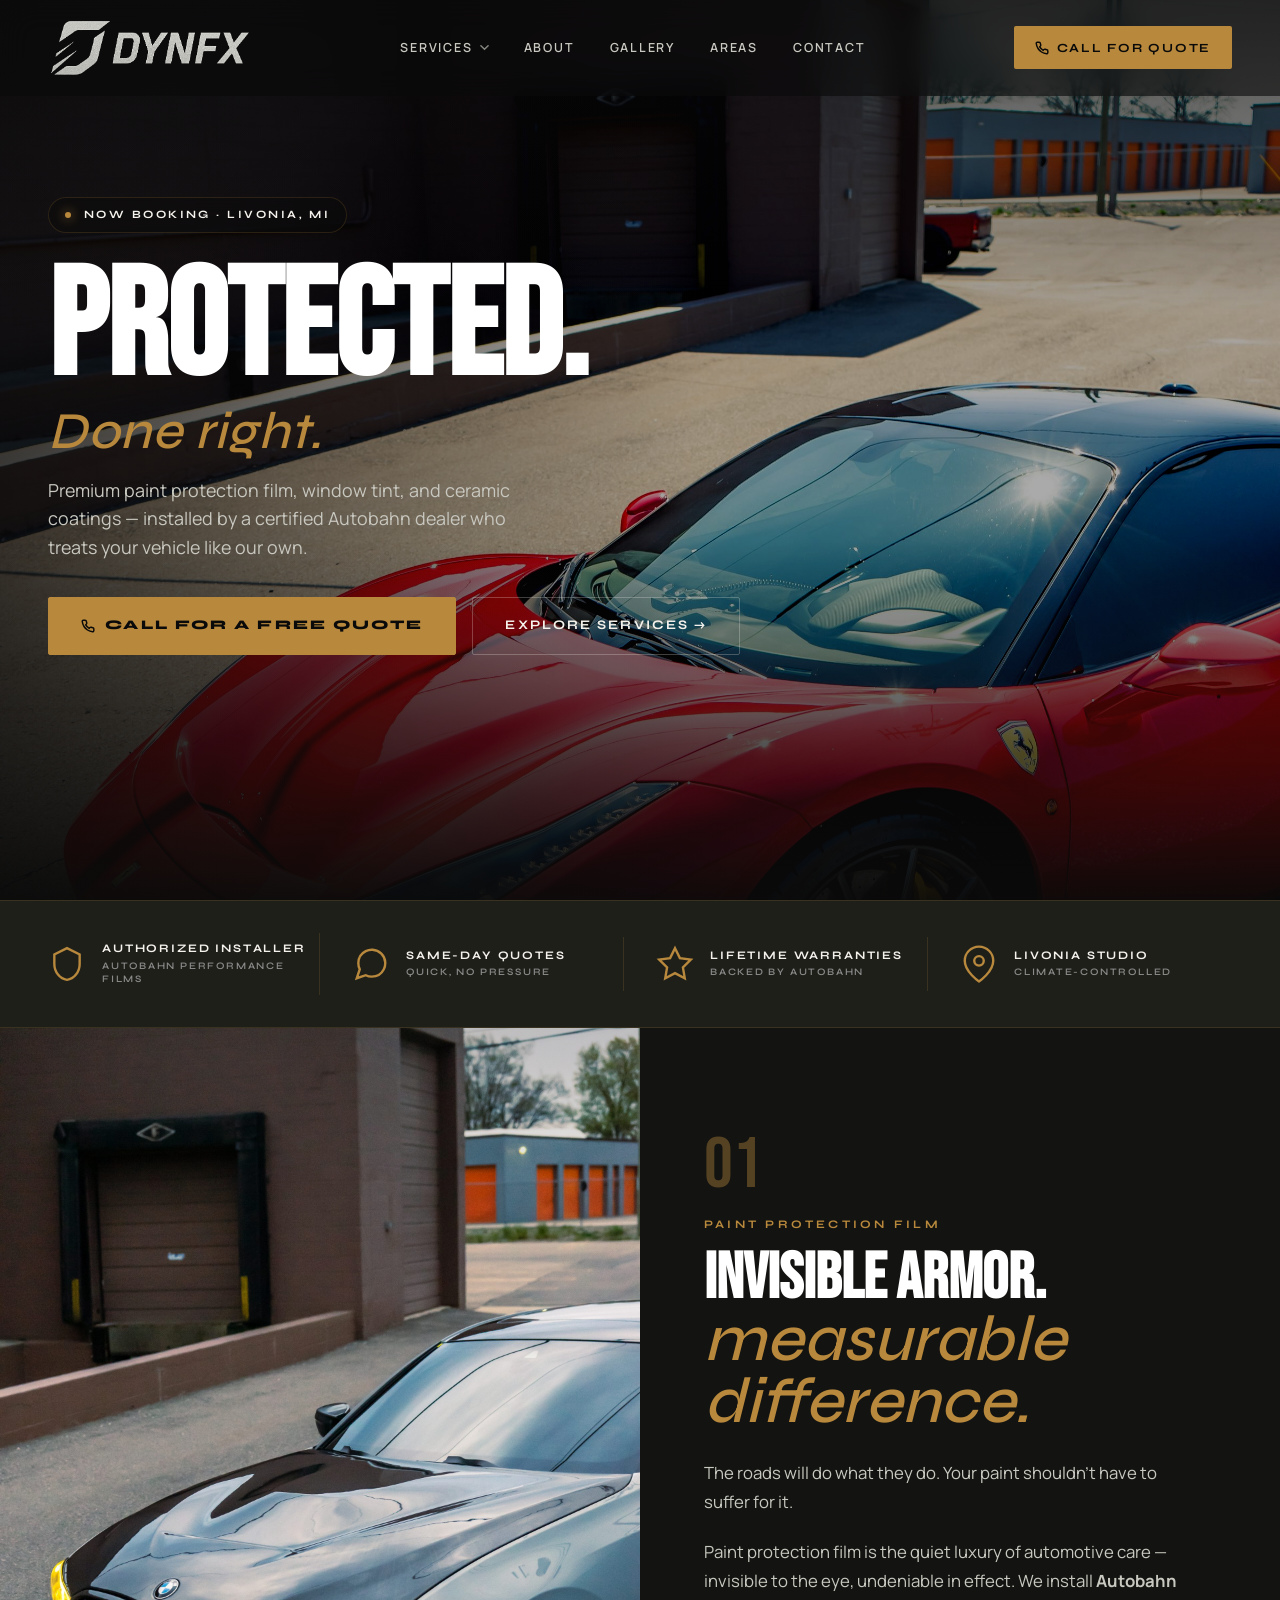
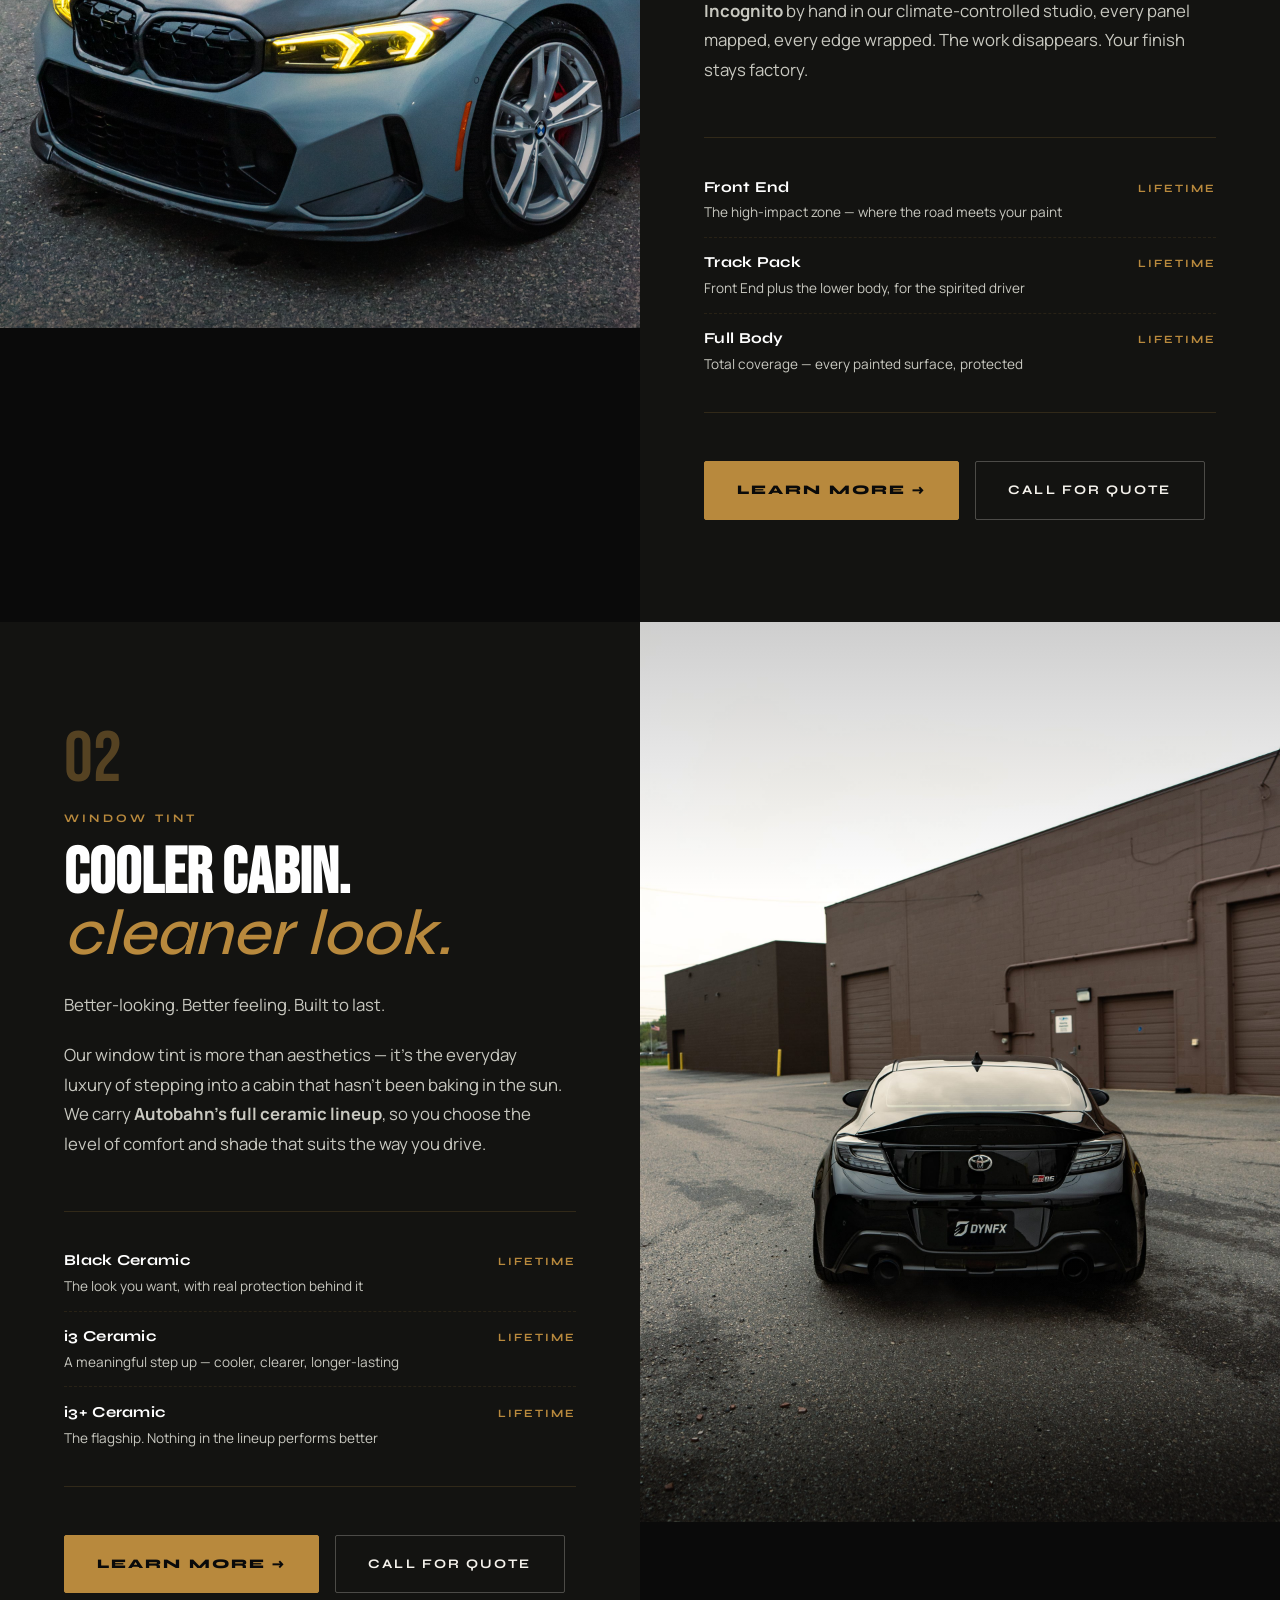
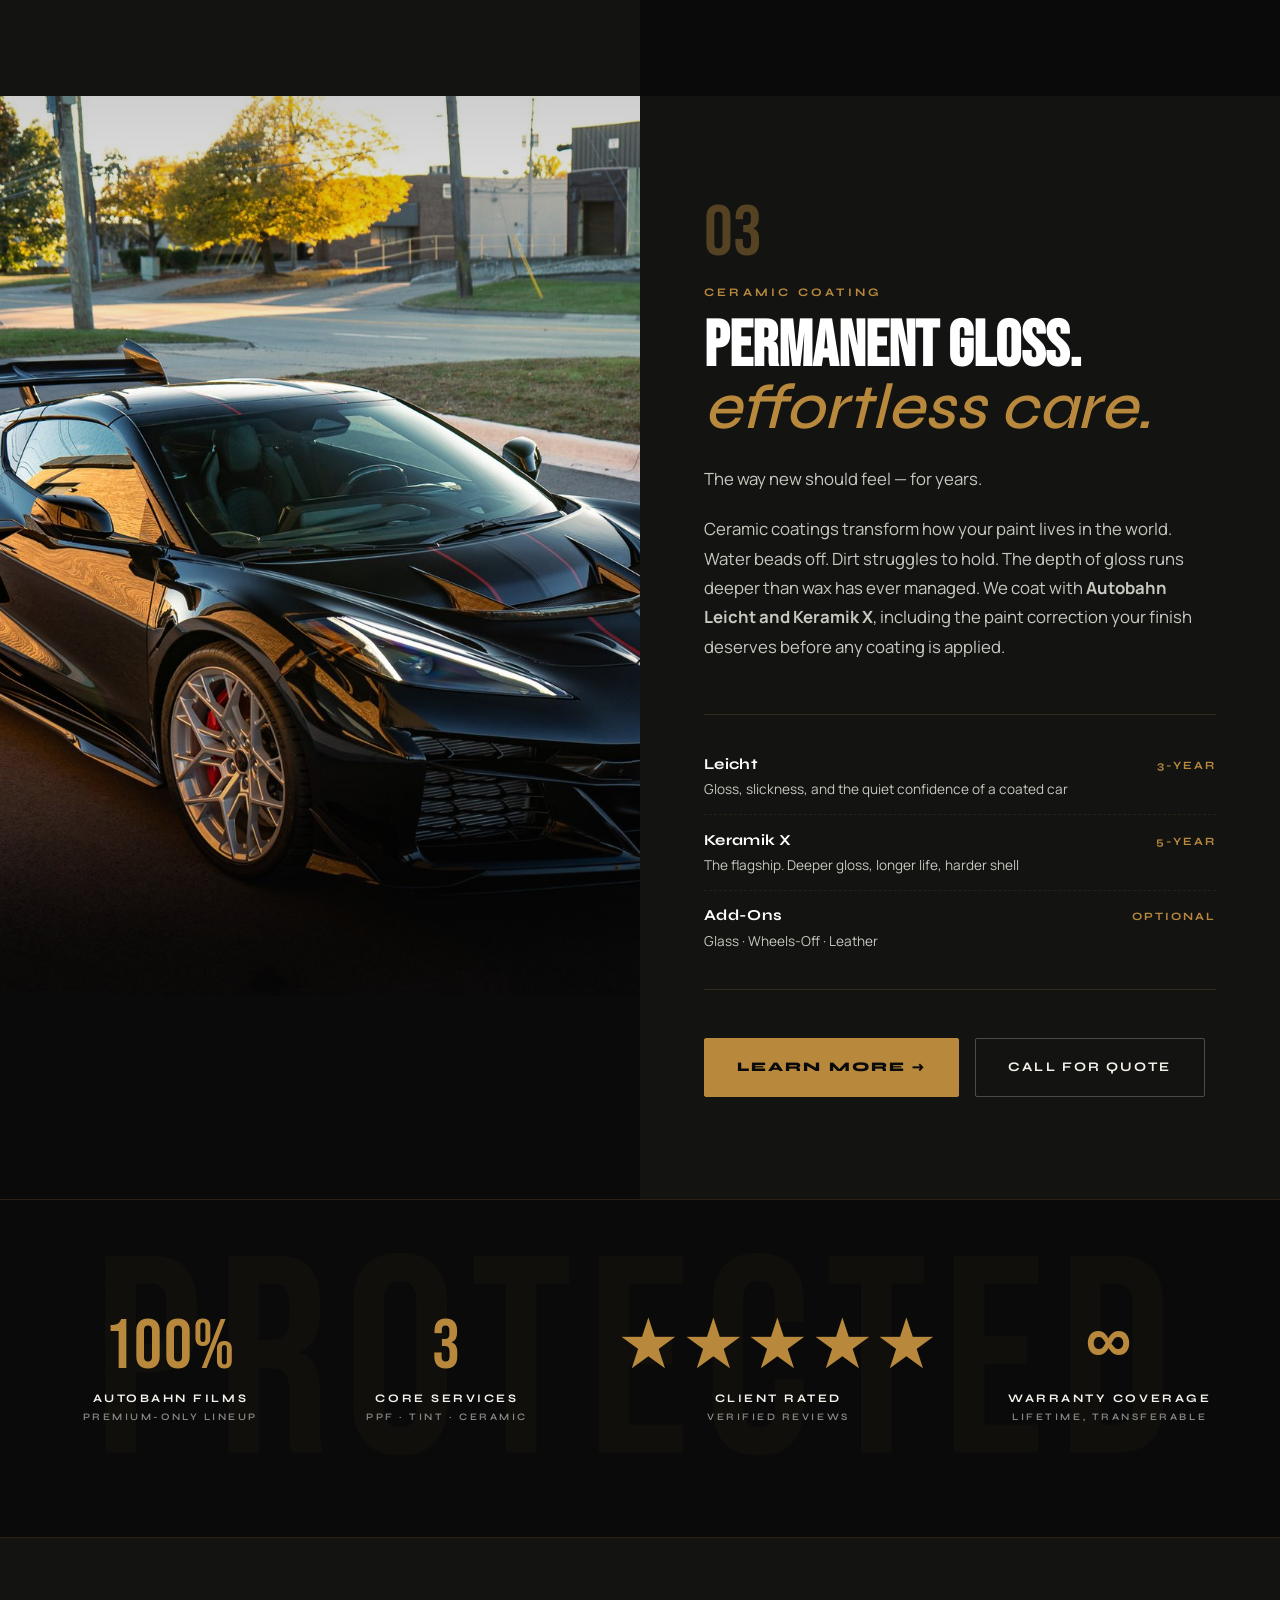
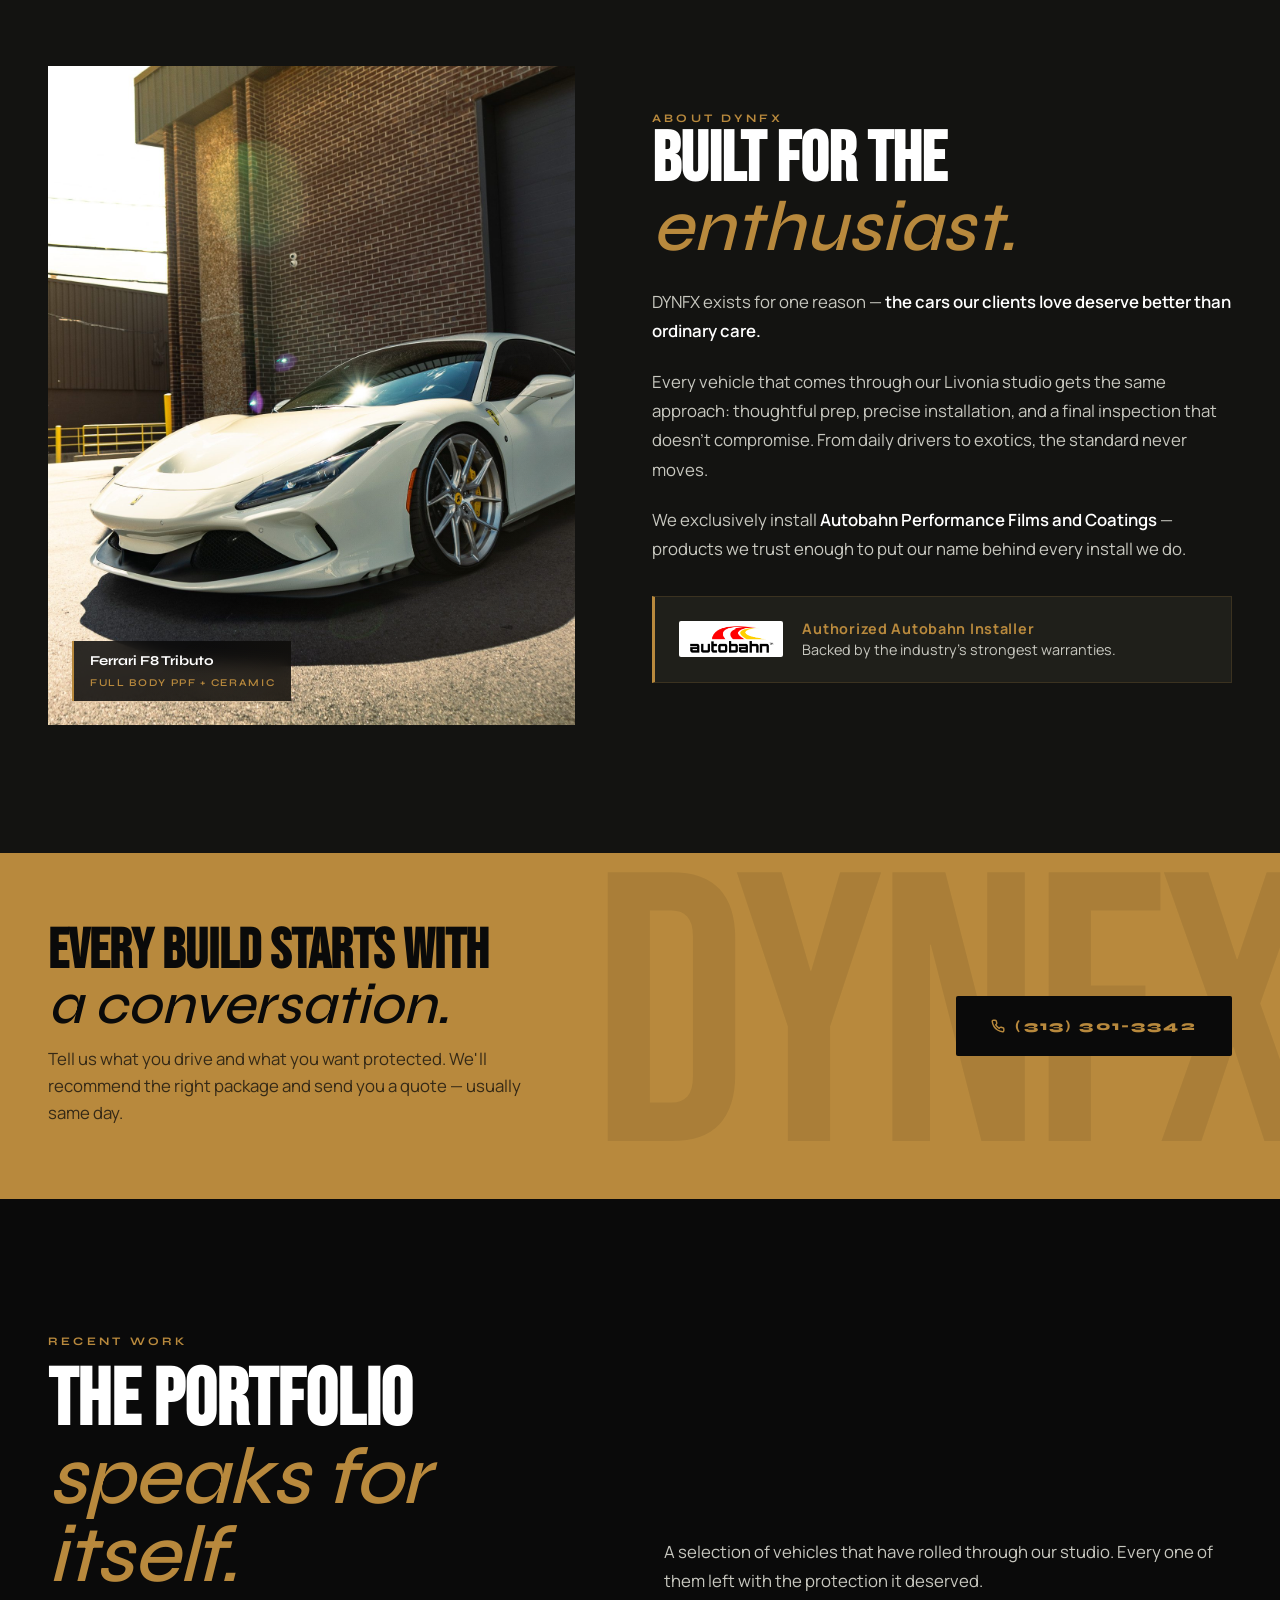
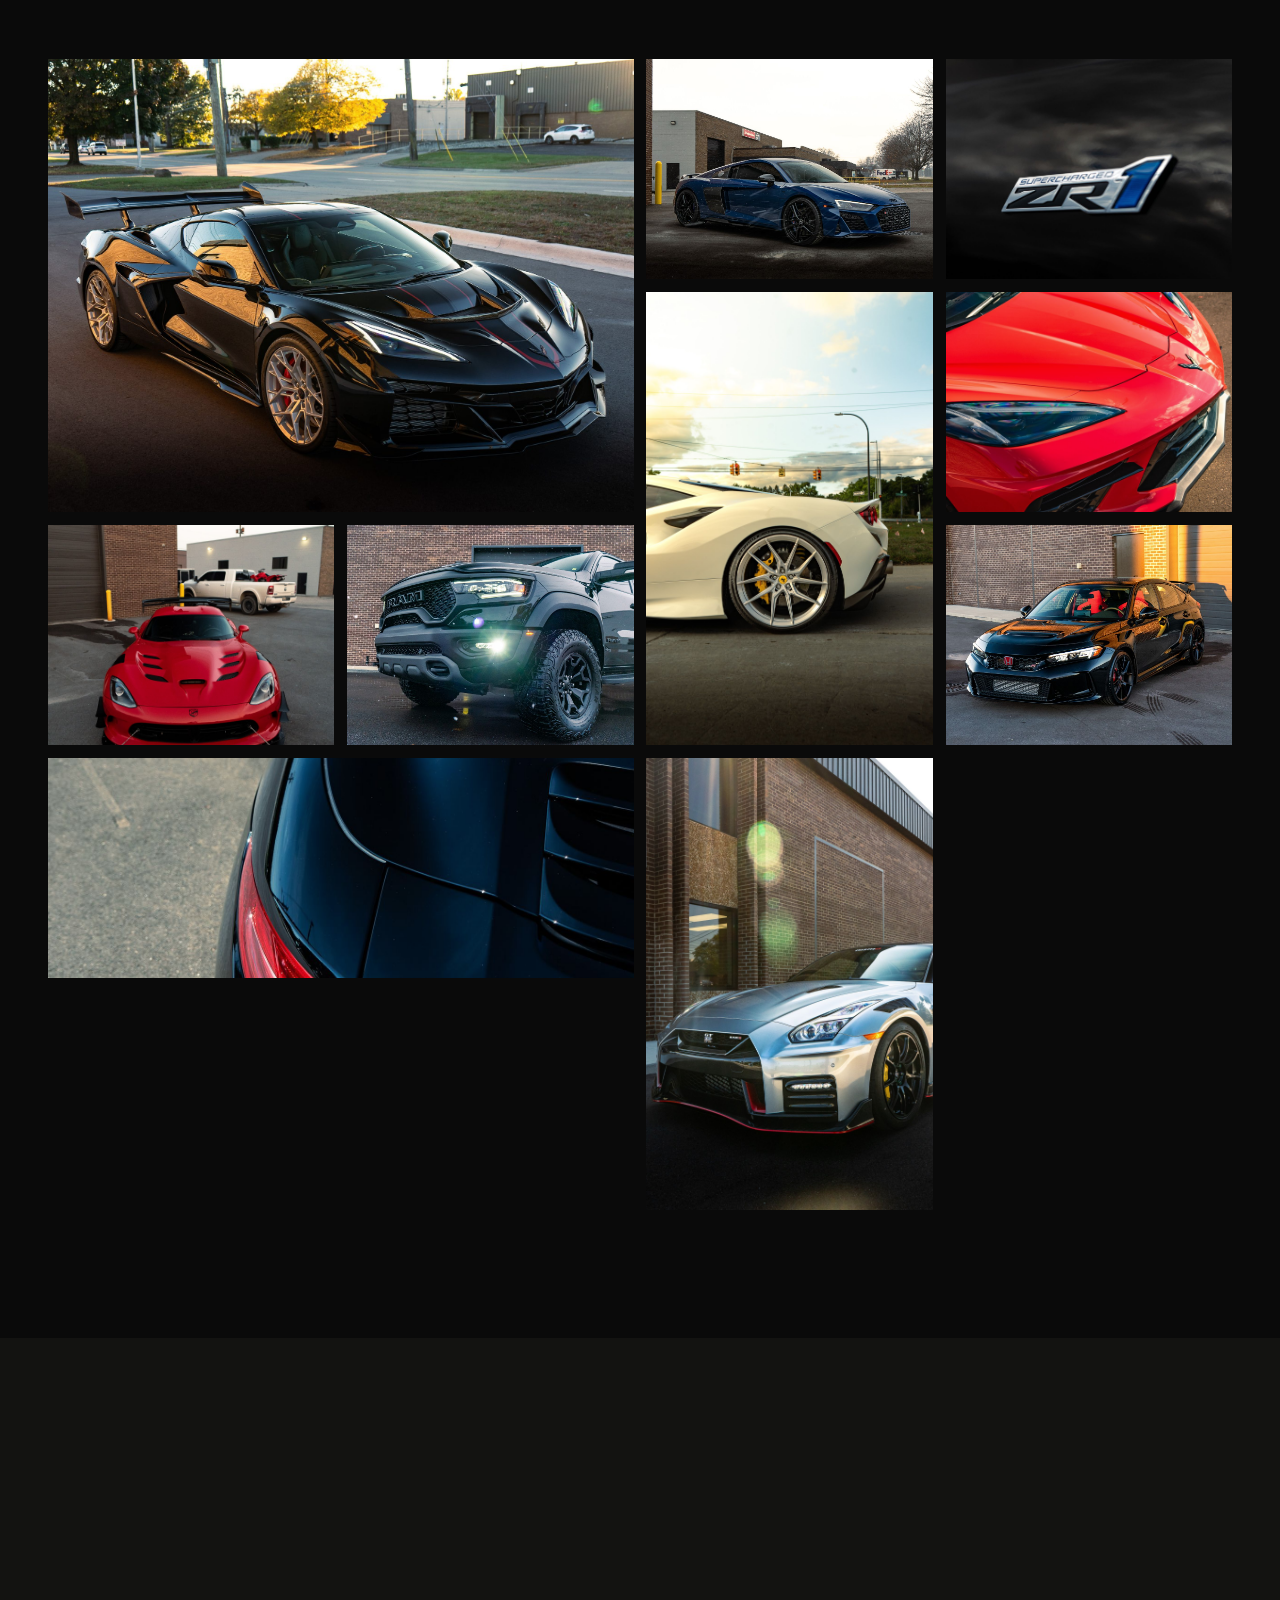
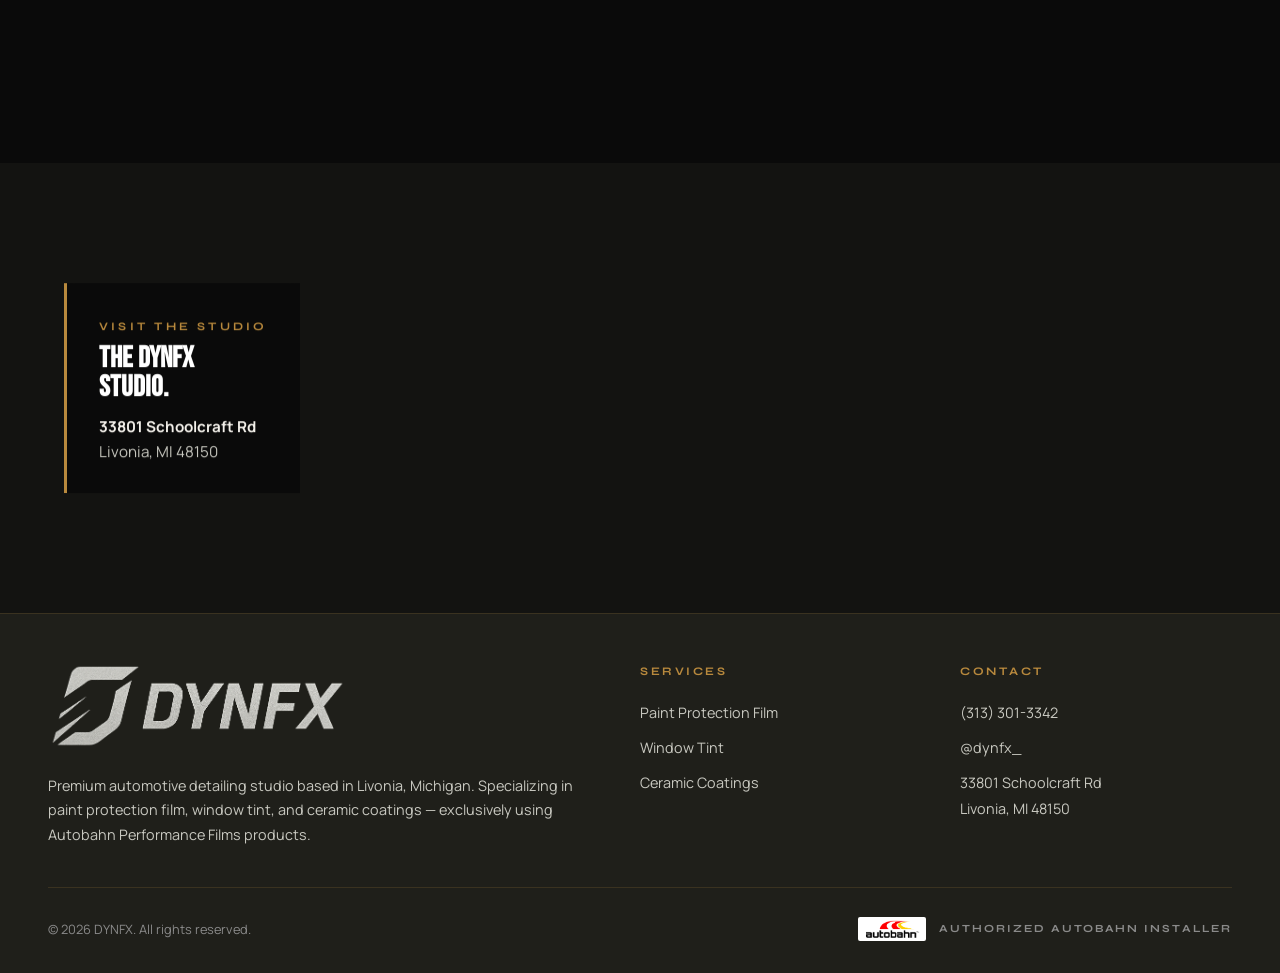
<file: index.html>
<!DOCTYPE html>
<html lang="en">
<head>
<meta charset="UTF-8">
<meta name="viewport" content="width=device-width, initial-scale=1.0">
<title>DYNFX — Paint Protection, Window Tint & Ceramic Coatings | Livonia, MI</title>
<meta name="description" content="DYNFX is Livonia's premier automotive detailing studio. Authorized Autobahn installer specializing in paint protection film, window tint, and ceramic coatings.">
<meta name="keywords" content="paint protection film, ppf, window tint, ceramic coating, autobahn, livonia, michigan, detailing, automotive">
<meta name="author" content="DYNFX">
<meta name="robots" content="index, follow">
<link rel="canonical" href="https://dynfx.co/">

<!-- Open Graph (for sharing on Facebook, iMessage, etc.) -->
<meta property="og:type" content="website">
<meta property="og:title" content="DYNFX — Paint Protection, Window Tint & Ceramic Coatings | Livonia, MI">
<meta property="og:description" content="Livonia's premier automotive detailing studio. Authorized Autobahn installer.">
<meta property="og:url" content="https://dynfx.co/">
<meta property="og:image" content="https://dynfx.co/images/hero-ferrari.jpg">
<meta property="og:locale" content="en_US">
<meta property="og:site_name" content="DYNFX">

<!-- Twitter Card -->
<meta name="twitter:card" content="summary_large_image">
<meta name="twitter:title" content="DYNFX — Paint Protection, Window Tint & Ceramic Coatings">
<meta name="twitter:description" content="Livonia's premier automotive detailing studio. Authorized Autobahn installer.">
<meta name="twitter:image" content="https://dynfx.co/images/hero-ferrari.jpg">

<!-- LocalBusiness Schema -->
<script type="application/ld+json">
{
  "@context": "https://schema.org",
  "@type": "AutomotiveBusiness",
  "@id": "https://dynfx.co/#business",
  "name": "DYNFX",
  "image": "https://dynfx.co/images/hero-ferrari.jpg",
  "url": "https://dynfx.co",
  "telephone": "+1-313-301-3342",
  "priceRange": "$$$",
  "address": {
    "@type": "PostalAddress",
    "streetAddress": "33801 Schoolcraft Rd",
    "addressLocality": "Livonia",
    "addressRegion": "MI",
    "postalCode": "48150",
    "addressCountry": "US"
  },
  "geo": {
    "@type": "GeoCoordinates",
    "latitude": "42.3838",
    "longitude": "-83.4017"
  },
  "openingHoursSpecification": [
    {
      "@type": "OpeningHoursSpecification",
      "dayOfWeek": ["Monday", "Tuesday", "Wednesday", "Thursday", "Friday"],
      "opens": "09:00",
      "closes": "18:00"
    },
    {
      "@type": "OpeningHoursSpecification",
      "dayOfWeek": "Saturday",
      "opens": "10:00",
      "closes": "16:00",
      "description": "By appointment"
    }
  ],
  "sameAs": [
    "https://instagram.com/dynfx_"
  ],
  "areaServed": [
    {"@type": "City", "name": "Livonia"},
    {"@type": "City", "name": "Plymouth"},
    {"@type": "City", "name": "Northville"},
    {"@type": "City", "name": "Westland"},
    {"@type": "City", "name": "Canton"},
    {"@type": "City", "name": "Farmington Hills"},
    {"@type": "City", "name": "Novi"},
    {"@type": "City", "name": "Dearborn"},
    {"@type": "City", "name": "Redford"},
    {"@type": "City", "name": "Garden City"},
    {"@type": "City", "name": "South Lyon"},
    {"@type": "City", "name": "Ann Arbor"}
  ],
  "hasOfferCatalog": {
    "@type": "OfferCatalog",
    "name": "DYNFX Services",
    "itemListElement": [
      {
        "@type": "Offer",
        "itemOffered": {
          "@type": "Service",
          "name": "Paint Protection Film",
          "description": "Self-healing paint protection film installation. Front End, Track Pack, and Full Body coverage tiers using Autobahn Incognito PPF.",
          "provider": {"@id": "https://dynfx.co/#business"}
        }
      },
      {
        "@type": "Offer",
        "itemOffered": {
          "@type": "Service",
          "name": "Window Tint",
          "description": "Premium ceramic window tint installation. Black Ceramic, i3, and i3+ tiers from Autobahn Performance Films.",
          "provider": {"@id": "https://dynfx.co/#business"}
        }
      },
      {
        "@type": "Offer",
        "itemOffered": {
          "@type": "Service",
          "name": "Ceramic Coating",
          "description": "Professional ceramic coating application. Leicht 3-year and Keramik X 5-year coverage with optional add-ons for glass, wheels, and leather.",
          "provider": {"@id": "https://dynfx.co/#business"}
        }
      }
    ]
  }
}
</script>

<!-- FAQ Schema -->
<script type="application/ld+json">
{
  "@context": "https://schema.org",
  "@type": "FAQPage",
  "mainEntity": [
    {
      "@type": "Question",
      "name": "How long does a PPF install take?",
      "acceptedAnswer": {
        "@type": "Answer",
        "text": "Front End packages are typically a single day. Track Pack runs about two days. Full Body coverage takes between three and five days, depending on the vehicle. We provide an exact timeline with every quote."
      }
    },
    {
      "@type": "Question",
      "name": "Why Autobahn?",
      "acceptedAnswer": {
        "@type": "Answer",
        "text": "Autobahn Performance Films offer one of the strongest warranties in the industry — lifetime, transferable, with a no-fault clause. The products genuinely perform, and we use what we believe in."
      }
    },
    {
      "@type": "Question",
      "name": "Do you do paint correction?",
      "acceptedAnswer": {
        "@type": "Answer",
        "text": "Yes. Paint correction is included with every ceramic coating service, tailored to the vehicle's condition. We do not apply a coating onto a flawed surface."
      }
    },
    {
      "@type": "Question",
      "name": "Can I drop off and pick up later?",
      "acceptedAnswer": {
        "@type": "Answer",
        "text": "Yes. Most clients drop off in the morning and pick up at completion. For multi-day work, we coordinate scheduling around the client."
      }
    },
    {
      "@type": "Question",
      "name": "How much does ceramic coating, PPF, or window tint cost?",
      "acceptedAnswer": {
        "@type": "Answer",
        "text": "Pricing depends on the vehicle, package, and condition. We do not publish prices because every job is different, but we quote quickly. Most clients receive a quote the same day they call."
      }
    }
  ]
}
</script>

<!-- Breadcrumb Schema -->
<script type="application/ld+json">
{
  "@context": "https://schema.org",
  "@type": "WebSite",
  "name": "DYNFX",
  "url": "https://dynfx.co",
  "potentialAction": {
    "@type": "SearchAction",
    "target": "https://dynfx.co/?s={search_term_string}",
    "query-input": "required name=search_term_string"
  }
}
</script>

<link rel="preconnect" href="https://fonts.googleapis.com">
<link rel="preconnect" href="https://fonts.gstatic.com" crossorigin>
<link href="https://fonts.googleapis.com/css2?family=Bebas+Neue&family=Manrope:wght@300;400;500;600;700;800&family=Syne:wght@500;700;800&display=swap" rel="stylesheet">

<style>
  :root {
    --black: #0a0a0a;
    --near-black: #131311;
    --card-bg: #1f1f1a;
    --card-bg-2: #1a1a17;
    --gold: #b8893d;
    --gold-bright: #d4a855;
    --cream: #f5f2ec;
    --white: #ffffff;
    --mid: #8a8a8a;
    --light-gray: #c8c8c0;
    --line: rgba(184, 137, 61, 0.18);

    --f-display: 'Bebas Neue', sans-serif;
    --f-accent: 'Syne', sans-serif;
    --f-body: 'Manrope', system-ui, sans-serif;

    --max: 1440px;
    --pad: clamp(1.25rem, 4vw, 3rem);
  }

  *, *::before, *::after { box-sizing: border-box; margin: 0; padding: 0; }
  html { scroll-behavior: smooth; -webkit-text-size-adjust: 100%; }
  body {
    font-family: var(--f-body);
    background: var(--black);
    color: var(--cream);
    line-height: 1.6;
    overflow-x: hidden;
    -webkit-font-smoothing: antialiased;
  }
  img { max-width: 100%; display: block; }
  a { color: inherit; text-decoration: none; }

  .container { max-width: var(--max); margin: 0 auto; padding: 0 var(--pad); }

  .eyebrow {
    font-family: var(--f-accent);
    font-weight: 700;
    font-size: 0.72rem;
    letter-spacing: 0.28em;
    text-transform: uppercase;
    color: var(--gold);
  }

  /* ==================== HEADER ==================== */
  .site-header {
    position: fixed; top: 0; left: 0; right: 0;
    z-index: 100;
    padding: 1.1rem var(--pad);
    backdrop-filter: blur(16px);
    -webkit-backdrop-filter: blur(16px);
    background: rgba(10, 10, 10, 0.6);
    border-bottom: 1px solid transparent;
    transition: all 0.3s;
  }
  .site-header.scrolled {
    padding: 0.7rem var(--pad);
    background: rgba(10, 10, 10, 0.92);
    border-bottom-color: var(--line);
  }
  .header-inner {
    max-width: var(--max);
    margin: 0 auto;
    display: flex;
    align-items: center;
    justify-content: space-between;
    gap: 2rem;
  }
  .brand {
    display: inline-flex;
    align-items: center;
    height: 60px;
  }
  .brand img {
    height: 100%;
    width: auto;
    transition: height 0.3s;
  }
  .site-header.scrolled .brand { height: 48px; }
  .nav { display: flex; gap: 2.2rem; align-items: center; }
  .nav a {
    font-size: 0.78rem;
    font-weight: 600;
    letter-spacing: 0.14em;
    text-transform: uppercase;
    color: var(--light-gray);
    transition: color 0.2s;
  }
  .nav a:hover { color: var(--gold-bright); }

  .btn-quote-header {
    display: inline-flex;
    align-items: center;
    gap: 0.5rem;
    padding: 0.7rem 1.3rem;
    background: var(--gold);
    color: var(--black);
    font-family: var(--f-accent);
    font-size: 0.78rem;
    font-weight: 700;
    letter-spacing: 0.14em;
    text-transform: uppercase;
    border-radius: 2px;
    transition: all 0.25s;
  }
  .btn-quote-header:hover {
    background: var(--gold-bright);
    transform: translateY(-1px);
    box-shadow: 0 8px 24px rgba(184, 137, 61, 0.3);
  }

  .menu-toggle {
    display: none; background: none; border: none;
    width: 30px; height: 24px; position: relative; cursor: pointer;
  }
  .menu-toggle span {
    position: absolute; left: 0;
    width: 100%; height: 2px;
    background: var(--cream); transition: 0.3s;
  }
  .menu-toggle span:nth-child(1) { top: 3px; }
  .menu-toggle span:nth-child(2) { top: 11px; }
  .menu-toggle span:nth-child(3) { top: 19px; }
  .menu-toggle.open span:nth-child(1) { top: 11px; transform: rotate(45deg); }
  .menu-toggle.open span:nth-child(2) { opacity: 0; }
  .menu-toggle.open span:nth-child(3) { top: 11px; transform: rotate(-45deg); }

  /* ==================== HERO ==================== */
  .hero {
    position: relative;
    min-height: 100vh;
    min-height: 100svh;
    display: flex;
    align-items: center;
    overflow: hidden;
    padding-top: 5rem;
  }
  .hero-image {
    position: absolute; inset: 0; z-index: 0;
  }
  .hero-image img {
    width: 100%; height: 100%;
    object-fit: cover;
    object-position: center 35%;
    filter: brightness(0.65) contrast(1.1) saturate(1.05);
  }
  .hero-image::after {
    content: '';
    position: absolute; inset: 0;
    background:
      linear-gradient(180deg, rgba(10,10,10,0.6) 0%, transparent 35%, transparent 60%, rgba(10,10,10,0.95) 100%),
      linear-gradient(90deg, rgba(10,10,10,0.7) 0%, transparent 55%);
  }

  .hero-content {
    position: relative; z-index: 2;
    max-width: var(--max);
    margin: 0 auto;
    padding: 0 var(--pad);
    width: 100%;
  }

  .hero-eyebrow {
    display: inline-flex;
    align-items: center;
    gap: 0.8rem;
    margin-bottom: 1.8rem;
    padding: 0.5rem 1rem 0.5rem 0.5rem;
    background: rgba(10,10,10,0.5);
    border: 1px solid var(--line);
    border-radius: 50px;
    backdrop-filter: blur(8px);
    animation: fadeUp 0.8s 0.1s both;
  }
  .hero-eyebrow::before {
    content: '';
    width: 6px; height: 6px;
    background: var(--gold);
    border-radius: 50%;
    box-shadow: 0 0 12px var(--gold);
    margin-left: 0.5rem;
    animation: pulse 2s infinite;
  }
  .hero-eyebrow span {
    font-family: var(--f-accent);
    font-size: 0.7rem;
    font-weight: 700;
    letter-spacing: 0.22em;
    text-transform: uppercase;
    color: var(--cream);
  }

  .hero h1 {
    font-family: var(--f-display);
    font-size: clamp(4rem, 12vw, 9.5rem);
    line-height: 0.9;
    letter-spacing: -0.005em;
    color: var(--white);
    margin-bottom: 1.3rem;
    text-transform: uppercase;
    animation: fadeUp 0.9s 0.25s both;
  }
  .hero h1 .accent {
    display: block;
    color: var(--gold);
    font-style: italic;
    font-family: var(--f-accent);
    font-size: 0.34em;
    font-weight: 500;
    letter-spacing: 0.02em;
    text-transform: none;
    margin-top: 0.6rem;
  }
  .hero-sub {
    max-width: 44ch;
    font-size: clamp(1rem, 1.4vw, 1.15rem);
    color: var(--light-gray);
    margin-bottom: 2.2rem;
    animation: fadeUp 0.9s 0.4s both;
  }
  .hero-cta-row {
    display: flex;
    gap: 1rem;
    flex-wrap: wrap;
    animation: fadeUp 0.9s 0.55s both;
  }

  .btn-primary {
    display: inline-flex;
    align-items: center;
    gap: 0.65rem;
    padding: 1.1rem 2rem;
    background: var(--gold);
    color: var(--black);
    font-family: var(--f-accent);
    font-size: 0.82rem;
    font-weight: 800;
    letter-spacing: 0.16em;
    text-transform: uppercase;
    border-radius: 2px;
    transition: all 0.25s;
    border: 1px solid var(--gold);
  }
  .btn-primary:hover {
    background: var(--gold-bright);
    transform: translateY(-2px);
    box-shadow: 0 12px 32px rgba(184, 137, 61, 0.35);
  }
  .btn-secondary {
    display: inline-flex;
    align-items: center;
    gap: 0.65rem;
    padding: 1.1rem 2rem;
    background: transparent;
    color: var(--cream);
    font-family: var(--f-accent);
    font-size: 0.82rem;
    font-weight: 700;
    letter-spacing: 0.16em;
    text-transform: uppercase;
    border: 1px solid rgba(245, 242, 236, 0.25);
    border-radius: 2px;
    transition: all 0.25s;
  }
  .btn-secondary:hover {
    border-color: var(--gold);
    color: var(--gold-bright);
  }

  /* ==================== TRUST STRIP ==================== */
  .trust-strip {
    background: var(--card-bg);
    border-top: 1px solid var(--line);
    border-bottom: 1px solid var(--line);
    padding: 2rem 0;
  }
  .trust-grid {
    display: grid;
    grid-template-columns: repeat(4, 1fr);
    gap: 2rem;
    align-items: center;
  }
  .trust-item {
    display: flex;
    align-items: center;
    gap: 1rem;
    padding: 0.5rem 0;
    border-right: 1px solid var(--line);
  }
  .trust-item:last-child { border-right: none; }
  .trust-item .icon {
    width: 38px; height: 38px;
    flex-shrink: 0;
    color: var(--gold);
  }
  .trust-item .icon svg { width: 100%; height: 100%; stroke-width: 1.5; }
  .trust-text {
    font-family: var(--f-accent);
    font-size: 0.72rem;
    font-weight: 700;
    letter-spacing: 0.16em;
    text-transform: uppercase;
    color: var(--cream);
    line-height: 1.35;
  }
  .trust-text small {
    display: block;
    font-size: 0.62rem;
    color: var(--mid);
    letter-spacing: 0.18em;
    font-weight: 600;
    margin-top: 0.2rem;
  }

  /* ==================== SECTION HEADERS ==================== */
  section { padding: clamp(4rem, 10vw, 8rem) 0; }
  .section-head {
    display: grid;
    grid-template-columns: 1fr 1fr;
    gap: 3rem;
    align-items: end;
    margin-bottom: clamp(2.5rem, 5vw, 4.5rem);
  }
  .section-head .title h2 {
    font-family: var(--f-display);
    font-size: clamp(2.5rem, 6.5vw, 5rem);
    line-height: 0.95;
    color: var(--white);
    text-transform: uppercase;
  }
  .section-head .title h2 .italic {
    font-family: var(--f-accent);
    font-style: italic;
    font-weight: 500;
    color: var(--gold);
    text-transform: none;
    letter-spacing: -0.01em;
  }
  .section-head .eyebrow { margin-bottom: 0.8rem; display: inline-block; }
  .section-head .sub { color: var(--light-gray); font-size: 1.05rem; line-height: 1.7; }

  /* ==================== SERVICES — STICKY SCROLL ==================== */
  .services-wrap { background: var(--near-black); padding-bottom: 0; }

  .service-row {
    display: grid;
    grid-template-columns: 1fr 1fr;
    gap: 0;
    min-height: 100vh;
    align-items: stretch;
  }
  .service-row.reverse .service-image-col { order: 2; }
  .service-row.reverse .service-text-col { order: 1; }

  .service-image-col {
    position: relative;
    overflow: hidden;
    background: var(--black);
  }
  .service-image-col .sticky-img {
    position: sticky;
    top: 0;
    height: 100vh;
    width: 100%;
    overflow: hidden;
  }
  .service-image-col .sticky-img img {
    width: 100%; height: 100%;
    object-fit: cover;
    transition: transform 1.2s ease;
  }
  .service-image-col .sticky-img::after {
    content: '';
    position: absolute; inset: 0;
    background: linear-gradient(180deg, rgba(10,10,10,0.2) 0%, transparent 30%, transparent 70%, rgba(10,10,10,0.5) 100%);
  }

  .service-text-col {
    padding: clamp(4rem, 8vw, 7rem) clamp(2rem, 5vw, 4rem);
    display: flex;
    flex-direction: column;
    justify-content: center;
  }

  .service-num {
    font-family: var(--f-display);
    font-size: 4.5rem;
    line-height: 1;
    color: var(--gold);
    opacity: 0.4;
    margin-bottom: 0.8rem;
  }
  .service-title-tag {
    font-family: var(--f-accent);
    font-size: 0.72rem;
    font-weight: 700;
    letter-spacing: 0.28em;
    text-transform: uppercase;
    color: var(--gold);
    margin-bottom: 1rem;
  }
  .service-row h3 {
    font-family: var(--f-display);
    font-size: clamp(2.5rem, 5vw, 4rem);
    line-height: 0.95;
    color: var(--white);
    margin-bottom: 1.5rem;
    text-transform: uppercase;
  }
  .service-row h3 .italic {
    font-family: var(--f-accent);
    font-style: italic;
    font-weight: 500;
    color: var(--gold);
    text-transform: none;
  }
  .service-row p {
    color: var(--light-gray);
    font-size: 1.05rem;
    line-height: 1.75;
    margin-bottom: 1.3rem;
    max-width: 50ch;
  }
  .service-tiers {
    margin: 2rem 0;
    border-top: 1px solid var(--line);
    border-bottom: 1px solid var(--line);
    padding: 1.5rem 0;
  }
  .service-tier {
    padding: 0.8rem 0;
    display: grid;
    grid-template-columns: 1fr auto;
    gap: 1rem;
    align-items: baseline;
    border-bottom: 1px dashed rgba(184, 137, 61, 0.12);
  }
  .service-tier:last-child { border-bottom: none; }
  .service-tier-name {
    font-family: var(--f-accent);
    font-weight: 700;
    font-size: 0.95rem;
    color: var(--white);
    letter-spacing: 0.02em;
  }
  .service-tier-name small {
    display: block;
    font-family: var(--f-body);
    font-weight: 400;
    color: var(--light-gray);
    font-size: 0.85rem;
    letter-spacing: 0;
    margin-top: 0.2rem;
  }
  .service-tier-meta {
    font-family: var(--f-accent);
    font-size: 0.7rem;
    font-weight: 700;
    letter-spacing: 0.18em;
    text-transform: uppercase;
    color: var(--gold);
  }

  .service-row .cta-row {
    display: flex;
    gap: 1rem;
    flex-wrap: wrap;
    margin-top: 1rem;
  }

  /* ==================== STATS BANNER ==================== */
  .stats-banner {
    background: var(--black);
    padding: clamp(4rem, 8vw, 6rem) 0;
    border-top: 1px solid var(--line);
    border-bottom: 1px solid var(--line);
    position: relative;
    overflow: hidden;
  }
  .stats-banner::before {
    content: 'PROTECTED';
    position: absolute;
    left: 50%;
    top: 50%;
    transform: translate(-50%, -50%);
    font-family: var(--f-display);
    font-size: clamp(8rem, 22vw, 18rem);
    color: rgba(184, 137, 61, 0.04);
    letter-spacing: 0.05em;
    pointer-events: none;
    white-space: nowrap;
  }
  .stats-grid {
    position: relative;
    display: grid;
    grid-template-columns: repeat(4, 1fr);
    gap: 2rem;
    text-align: center;
  }
  .stat-block { padding: 1rem; }
  .stat-num {
    font-family: var(--f-display);
    font-size: clamp(3rem, 5.5vw, 4.8rem);
    line-height: 1;
    color: var(--gold);
    letter-spacing: 0.02em;
    margin-bottom: 0.5rem;
  }
  .stat-label {
    font-family: var(--f-accent);
    font-size: 0.72rem;
    font-weight: 700;
    letter-spacing: 0.22em;
    text-transform: uppercase;
    color: var(--cream);
    line-height: 1.4;
  }
  .stat-label small {
    display: block;
    color: var(--mid);
    font-weight: 600;
    margin-top: 0.3rem;
    font-size: 0.62rem;
  }

  /* ==================== ABOUT ==================== */
  .about {
    background: var(--near-black);
    position: relative;
  }
  .about-grid {
    display: grid;
    grid-template-columns: 1fr 1.1fr;
    gap: clamp(2.5rem, 6vw, 5rem);
    align-items: center;
  }
  .about-img {
    position: relative;
    aspect-ratio: 4/5;
    overflow: hidden;
  }
  .about-img img { width: 100%; height: 100%; object-fit: cover; }
  .about-img::after {
    content: '';
    position: absolute; inset: 0;
    background: linear-gradient(135deg, transparent 60%, rgba(184, 137, 61, 0.12));
  }
  .about-img-label {
    position: absolute;
    bottom: 1.5rem; left: 1.5rem;
    background: rgba(10,10,10,0.85);
    padding: 0.6rem 1rem;
    border-left: 2px solid var(--gold);
    backdrop-filter: blur(8px);
  }
  .about-img-label .name {
    font-family: var(--f-accent);
    font-weight: 700;
    font-size: 0.85rem;
    color: var(--white);
  }
  .about-img-label .meta {
    font-family: var(--f-accent);
    font-size: 0.65rem;
    font-weight: 600;
    letter-spacing: 0.16em;
    color: var(--gold);
    text-transform: uppercase;
    margin-top: 0.2rem;
  }
  .about-content h2 {
    font-family: var(--f-display);
    font-size: clamp(2.5rem, 5.5vw, 4.5rem);
    line-height: 0.95;
    color: var(--white);
    margin-bottom: 1.5rem;
    text-transform: uppercase;
  }
  .about-content h2 .italic {
    font-family: var(--f-accent);
    font-style: italic;
    font-weight: 500;
    color: var(--gold);
    text-transform: none;
  }
  .about-content p {
    color: var(--light-gray);
    font-size: 1.05rem;
    line-height: 1.75;
    margin-bottom: 1.3rem;
  }
  .about-content p strong { color: var(--white); font-weight: 600; }
  .autobahn-credit {
    display: flex;
    align-items: center;
    gap: 1.2rem;
    padding: 1.3rem 1.5rem;
    background: var(--card-bg);
    border: 1px solid var(--line);
    border-left: 3px solid var(--gold);
    margin-top: 2rem;
  }
  .autobahn-credit img { height: 36px; width: auto; background: white; padding: 4px 8px; border-radius: 2px; }
  .autobahn-credit-text { font-size: 0.9rem; color: var(--light-gray); line-height: 1.5; }
  .autobahn-credit-text strong { color: var(--gold); display: block; font-weight: 700; letter-spacing: 0.05em; }

  /* ==================== GALLERY ==================== */
  .gallery { background: var(--black); }
  .gallery-grid {
    display: grid;
    grid-template-columns: repeat(4, 1fr);
    grid-auto-rows: 220px;
    gap: 0.8rem;
  }
  .gal-item {
    overflow: hidden;
    position: relative;
    cursor: pointer;
  }
  .gal-item img {
    width: 100%; height: 100%;
    object-fit: cover;
    transition: transform 0.8s cubic-bezier(0.22, 1, 0.36, 1), filter 0.4s;
    filter: saturate(0.95);
  }
  .gal-item:hover img { transform: scale(1.05); filter: saturate(1.15); }
  .gal-item::after {
    content: '';
    position: absolute; inset: 0;
    background: linear-gradient(180deg, transparent 65%, rgba(10,10,10,0.5));
    opacity: 0;
    transition: opacity 0.3s;
  }
  .gal-item:hover::after { opacity: 1; }
  .gal-item.wide { grid-column: span 2; }
  .gal-item.tall { grid-row: span 2; }
  .gal-item.big { grid-column: span 2; grid-row: span 2; }

  /* ==================== AREAS / FAQ ==================== */
  .areas-faq {
    background: var(--near-black);
  }
  .areas-faq-grid {
    display: grid;
    grid-template-columns: 1fr 1.4fr;
    gap: clamp(2.5rem, 6vw, 5rem);
  }
  .areas-list {
    display: grid;
    grid-template-columns: 1fr 1fr;
    gap: 0.5rem;
    margin-top: 2rem;
  }
  .areas-list li {
    list-style: none;
    padding: 0.7rem 0;
    border-bottom: 1px solid var(--line);
    color: var(--cream);
    font-size: 0.9rem;
    display: flex;
    align-items: center;
    gap: 0.6rem;
  }
  .areas-list li::before {
    content: '◆';
    color: var(--gold);
    font-size: 0.55rem;
  }
  .areas-faq h3 {
    font-family: var(--f-display);
    font-size: clamp(2rem, 4.5vw, 3.5rem);
    line-height: 0.95;
    color: var(--white);
    margin-bottom: 1rem;
    text-transform: uppercase;
  }
  .areas-faq h3 .italic {
    font-family: var(--f-accent);
    font-style: italic;
    font-weight: 500;
    color: var(--gold);
    text-transform: none;
  }
  .areas-faq p { color: var(--light-gray); font-size: 1rem; line-height: 1.7; }

  .faq {
    margin-top: 2rem;
    border-top: 1px solid var(--line);
  }
  .faq-item {
    border-bottom: 1px solid var(--line);
  }
  .faq-q {
    width: 100%;
    background: none; border: none;
    text-align: left;
    padding: 1.5rem 0;
    color: var(--white);
    font-family: var(--f-accent);
    font-size: 1rem;
    font-weight: 600;
    cursor: pointer;
    display: flex;
    justify-content: space-between;
    align-items: center;
    gap: 1rem;
    letter-spacing: 0.01em;
    transition: color 0.2s;
  }
  .faq-q:hover { color: var(--gold-bright); }
  .faq-q .plus {
    flex-shrink: 0;
    width: 1.5rem;
    height: 1.5rem;
    border: 1px solid var(--gold);
    border-radius: 50%;
    position: relative;
    transition: transform 0.3s;
  }
  .faq-q .plus::before, .faq-q .plus::after {
    content: '';
    position: absolute;
    top: 50%; left: 50%;
    width: 8px; height: 1px;
    background: var(--gold);
    transform: translate(-50%, -50%);
  }
  .faq-q .plus::after { transform: translate(-50%, -50%) rotate(90deg); transition: transform 0.3s; }
  .faq-item.open .faq-q .plus { transform: rotate(45deg); }
  .faq-item.open .faq-q { color: var(--gold); }
  .faq-a {
    max-height: 0;
    overflow: hidden;
    transition: max-height 0.4s ease;
  }
  .faq-a-inner {
    padding-bottom: 1.5rem;
    color: var(--light-gray);
    font-size: 0.95rem;
    line-height: 1.75;
    max-width: 65ch;
  }
  .faq-item.open .faq-a { max-height: 300px; }

  /* ==================== QUOTE BANNER (CTA) ==================== */
  .quote-banner {
    background: var(--gold);
    color: var(--black);
    padding: clamp(3rem, 6vw, 4.5rem) 0;
    position: relative;
    overflow: hidden;
  }
  .quote-banner::before {
    content: 'DYNFX';
    position: absolute;
    right: -2%;
    top: 50%;
    transform: translateY(-50%);
    font-family: var(--f-display);
    font-size: clamp(10rem, 30vw, 24rem);
    color: rgba(10,10,10,0.08);
    letter-spacing: -0.02em;
    line-height: 1;
    pointer-events: none;
  }
  .quote-banner-inner {
    position: relative;
    display: grid;
    grid-template-columns: 1fr auto;
    gap: 3rem;
    align-items: center;
  }
  .quote-banner h3 {
    font-family: var(--f-display);
    font-size: clamp(2rem, 5vw, 3.5rem);
    line-height: 0.95;
    color: var(--black);
    text-transform: uppercase;
  }
  .quote-banner h3 .italic {
    font-family: var(--f-accent);
    font-style: italic;
    font-weight: 500;
    text-transform: none;
  }
  .quote-banner p { color: rgba(10,10,10,0.75); margin-top: 0.8rem; font-size: 1.05rem; max-width: 50ch; }
  .btn-banner {
    display: inline-flex;
    align-items: center;
    gap: 0.65rem;
    padding: 1.2rem 2.2rem;
    background: var(--black);
    color: var(--gold);
    font-family: var(--f-accent);
    font-size: 0.85rem;
    font-weight: 800;
    letter-spacing: 0.16em;
    text-transform: uppercase;
    border-radius: 2px;
    transition: all 0.25s;
    white-space: nowrap;
  }
  .btn-banner:hover { background: var(--near-black); transform: translateY(-2px); }

  /* ==================== CONTACT ==================== */
  .contact { background: var(--black); }
  .contact-grid {
    display: grid;
    grid-template-columns: 1.2fr 1fr;
    gap: clamp(2.5rem, 6vw, 5rem);
    align-items: start;
  }
  .contact-info h2 {
    font-family: var(--f-display);
    font-size: clamp(2.5rem, 5.5vw, 4.5rem);
    line-height: 0.95;
    color: var(--white);
    margin-bottom: 1.5rem;
    text-transform: uppercase;
  }
  .contact-info h2 .italic {
    font-family: var(--f-accent);
    font-style: italic;
    font-weight: 500;
    color: var(--gold);
    text-transform: none;
  }
  .contact-info > p {
    color: var(--light-gray);
    font-size: 1.05rem;
    margin-bottom: 2.5rem;
    max-width: 50ch;
  }
  .contact-block {
    padding: 1.3rem 0;
    border-top: 1px solid var(--line);
    display: grid;
    grid-template-columns: 160px 1fr;
    gap: 2rem;
    align-items: center;
  }
  .contact-block:last-child { border-bottom: 1px solid var(--line); }
  .contact-block .label {
    font-family: var(--f-accent);
    font-size: 0.72rem;
    font-weight: 700;
    letter-spacing: 0.22em;
    text-transform: uppercase;
    color: var(--gold);
  }
  .contact-block .val {
    font-family: var(--f-display);
    font-size: 1.35rem;
    letter-spacing: 0.04em;
    color: var(--white);
  }
  .contact-block .val a:hover { color: var(--gold-bright); }
  .contact-block .val.small { font-family: var(--f-body); font-size: 1rem; letter-spacing: 0; font-weight: 500; }

  .contact-card {
    background: var(--card-bg);
    border: 1px solid var(--line);
    padding: clamp(2rem, 4vw, 3rem);
    position: relative;
  }
  .contact-card::before {
    content: '';
    position: absolute;
    top: 0; left: 0;
    width: 40%; height: 3px;
    background: var(--gold);
  }
  .contact-card h3 {
    font-family: var(--f-display);
    font-size: 2rem;
    color: var(--white);
    margin-bottom: 0.5rem;
    text-transform: uppercase;
  }
  .contact-card > p {
    color: var(--light-gray);
    margin-bottom: 1.8rem;
    font-size: 0.95rem;
  }

  /* Form styles */
  .quote-form { display: flex; flex-direction: column; gap: 1.1rem; }
  .form-row { display: grid; grid-template-columns: 1fr 1fr; gap: 1rem; }
  .form-field { display: flex; flex-direction: column; gap: 0.4rem; }
  .form-field label {
    font-family: var(--f-accent);
    font-size: 0.65rem;
    font-weight: 700;
    letter-spacing: 0.22em;
    text-transform: uppercase;
    color: var(--gold);
  }
  .form-field input,
  .form-field select,
  .form-field textarea {
    background: rgba(10, 10, 10, 0.5);
    border: 1px solid rgba(184, 137, 61, 0.25);
    color: var(--cream);
    padding: 0.85rem 1rem;
    font-family: var(--f-body);
    font-size: 0.95rem;
    border-radius: 2px;
    transition: border-color 0.2s, background 0.2s;
    width: 100%;
    -webkit-appearance: none;
    appearance: none;
  }
  .form-field input:focus,
  .form-field select:focus,
  .form-field textarea:focus {
    outline: none;
    border-color: var(--gold);
    background: rgba(10, 10, 10, 0.7);
  }
  .form-field input::placeholder,
  .form-field textarea::placeholder {
    color: var(--mid);
  }
  .form-field select {
    background-image: url("data:image/svg+xml,%3Csvg xmlns='http://www.w3.org/2000/svg' width='12' height='8' viewBox='0 0 12 8' fill='none'%3E%3Cpath d='M1 1l5 5 5-5' stroke='%23b8893d' stroke-width='1.5'/%3E%3C/svg%3E");
    background-repeat: no-repeat;
    background-position: right 1rem center;
    padding-right: 2.5rem;
    cursor: pointer;
  }
  .form-field select option {
    background: var(--card-bg);
    color: var(--cream);
  }
  .form-field textarea {
    resize: vertical;
    min-height: 100px;
    font-family: var(--f-body);
  }

  .form-submit {
    background: var(--gold);
    color: var(--black);
    border: none;
    padding: 1.1rem;
    font-family: var(--f-accent);
    font-size: 0.85rem;
    font-weight: 800;
    letter-spacing: 0.16em;
    text-transform: uppercase;
    border-radius: 2px;
    cursor: pointer;
    transition: all 0.25s;
    margin-top: 0.5rem;
    display: inline-flex;
    align-items: center;
    justify-content: center;
    gap: 0.6rem;
  }
  .form-submit:hover {
    background: var(--gold-bright);
    transform: translateY(-1px);
    box-shadow: 0 8px 24px rgba(184, 137, 61, 0.3);
  }

  .form-or {
    display: flex;
    align-items: center;
    gap: 1rem;
    margin: 0.5rem 0;
    font-family: var(--f-accent);
    font-size: 0.7rem;
    font-weight: 700;
    letter-spacing: 0.22em;
    text-transform: uppercase;
    color: var(--mid);
  }
  .form-or::before, .form-or::after {
    content: '';
    flex: 1;
    height: 1px;
    background: var(--line);
  }

  .form-call {
    display: flex;
    align-items: center;
    justify-content: center;
    gap: 0.6rem;
    padding: 1rem;
    border: 1px solid var(--line);
    color: var(--cream);
    font-family: var(--f-display);
    font-size: 1.4rem;
    letter-spacing: 0.06em;
    border-radius: 2px;
    transition: all 0.2s;
  }
  .form-call:hover {
    border-color: var(--gold);
    color: var(--gold-bright);
  }
  .form-call svg { width: 1.1rem; height: 1.1rem; }

  /* Form success state */
  .form-success {
    text-align: center;
    padding: 2rem 1rem;
    display: none;
  }
  .form-success.show { display: block; }
  .form-success .check {
    width: 56px; height: 56px;
    margin: 0 auto 1.2rem;
    border-radius: 50%;
    background: var(--gold);
    display: flex;
    align-items: center;
    justify-content: center;
  }
  .form-success .check svg {
    width: 28px; height: 28px;
    stroke: var(--black);
    stroke-width: 3;
  }
  .form-success h4 {
    font-family: var(--f-display);
    font-size: 1.6rem;
    color: var(--white);
    margin-bottom: 0.5rem;
    text-transform: uppercase;
  }
  .form-success p { color: var(--light-gray); font-size: 0.95rem; }

  /* Map section */
  .map-section {
    background: var(--near-black);
    padding: 0;
    position: relative;
  }
  .map-section iframe {
    width: 100%;
    height: clamp(380px, 50vh, 500px);
    border: 0;
    display: block;
    filter: grayscale(0.3) contrast(1.05) brightness(0.92);
  }
  .map-overlay {
    position: absolute;
    top: 50%;
    left: clamp(1.5rem, 5vw, 4rem);
    transform: translateY(-50%);
    background: rgba(10, 10, 10, 0.92);
    backdrop-filter: blur(12px);
    border-left: 3px solid var(--gold);
    padding: 1.8rem 2rem;
    max-width: 360px;
    pointer-events: none;
  }
  .map-overlay .eyebrow { display: inline-block; margin-bottom: 0.6rem; }
  .map-overlay h3 {
    font-family: var(--f-display);
    font-size: 1.8rem;
    line-height: 1;
    color: var(--white);
    margin-bottom: 0.8rem;
    text-transform: uppercase;
  }
  .map-overlay p {
    font-size: 0.95rem;
    color: var(--light-gray);
    line-height: 1.6;
  }
  .map-overlay strong { color: var(--cream); display: block; }

  @media (max-width: 700px) {
    .map-overlay {
      position: static;
      transform: none;
      max-width: none;
      margin: 0 var(--pad);
      transform: translateY(-30%);
    }
    .form-row { grid-template-columns: 1fr; }
  }
  .ig-link {
    display: inline-flex;
    align-items: center;
    gap: 0.5rem;
    margin-top: 1.8rem;
    padding: 0.75rem 1.3rem;
    border: 1px solid rgba(245,242,236,0.2);
    border-radius: 2px;
    font-family: var(--f-accent);
    font-size: 0.85rem;
    font-weight: 600;
    transition: all 0.25s;
    color: var(--cream);
  }
  .ig-link:hover { border-color: var(--gold); color: var(--gold-bright); }
  .ig-link svg { width: 1rem; height: 1rem; fill: currentColor; }

  /* ==================== FOOTER ==================== */
  footer {
    background: var(--card-bg);
    padding: 3rem 0 2rem;
    border-top: 1px solid var(--line);
  }
  .footer-inner {
    display: grid;
    grid-template-columns: 2fr 1fr 1fr;
    gap: 3rem;
    padding-bottom: 2.5rem;
    border-bottom: 1px solid var(--line);
  }
  .footer-brand {
    display: inline-block;
    margin-bottom: 1rem;
  }
  .footer-brand img {
    height: 88px;
    width: auto;
  }
  .footer-inner h4 {
    font-family: var(--f-accent);
    font-size: 0.72rem;
    font-weight: 700;
    letter-spacing: 0.22em;
    text-transform: uppercase;
    color: var(--gold);
    margin-bottom: 1.2rem;
  }
  .footer-inner p { color: var(--light-gray); font-size: 0.9rem; line-height: 1.7; }
  .footer-links { list-style: none; display: flex; flex-direction: column; gap: 0.6rem; }
  .footer-links a { color: var(--light-gray); font-size: 0.9rem; transition: color 0.2s; }
  .footer-links a:hover { color: var(--gold-bright); }
  .footer-bottom {
    padding-top: 1.8rem;
    display: flex;
    justify-content: space-between;
    align-items: center;
    flex-wrap: wrap;
    gap: 1rem;
  }
  .footer-bottom p { color: var(--mid); font-size: 0.8rem; }
  .footer-bottom .authorized { display: flex; align-items: center; gap: 0.8rem; }
  .footer-bottom .authorized img { height: 24px; background: white; padding: 3px 6px; border-radius: 2px; }
  .footer-bottom .authorized span {
    font-family: var(--f-accent);
    font-size: 0.68rem;
    font-weight: 700;
    letter-spacing: 0.18em;
    text-transform: uppercase;
    color: var(--mid);
  }

  /* Sticky mobile call */
  .sticky-call {
    display: none;
    position: fixed;
    bottom: 1rem; right: 1rem;
    z-index: 99;
    padding: 1rem 1.3rem;
    background: var(--gold);
    color: var(--black);
    font-family: var(--f-accent);
    font-weight: 800;
    font-size: 0.85rem;
    letter-spacing: 0.12em;
    text-transform: uppercase;
    border-radius: 50px;
    box-shadow: 0 8px 28px rgba(0,0,0,0.4);
    align-items: center;
    gap: 0.5rem;
  }
  .sticky-call svg { width: 1.1rem; height: 1.1rem; }

  /* Animations */
  @keyframes fadeUp { from { opacity: 0; transform: translateY(28px); } to { opacity: 1; transform: translateY(0); } }
  @keyframes pulse { 0%, 100% { opacity: 1; transform: scale(1); } 50% { opacity: 0.5; transform: scale(1.4); } }

  .reveal { opacity: 1; transform: translateY(0); transition: opacity 0.8s, transform 0.8s; }
  .js-enhanced .reveal:not(.in) { opacity: 0; transform: translateY(30px); }

  /* RESPONSIVE */
  @media (max-width: 960px) {
    .trust-grid { grid-template-columns: repeat(2, 1fr); gap: 1.2rem 2rem; }
    .trust-item { border-right: none; }
    .trust-item:nth-child(odd) { border-right: 1px solid var(--line); }
    .stats-grid { grid-template-columns: repeat(2, 1fr); gap: 2.5rem 1.5rem; }
    .service-row { grid-template-columns: 1fr; min-height: auto; }
    .service-row.reverse .service-image-col { order: 0; }
    .service-row.reverse .service-text-col { order: 0; }
    .service-image-col .sticky-img { position: relative; height: 60vh; }
    .about-grid { grid-template-columns: 1fr; }
    .about-img { aspect-ratio: 4/3; max-height: 60vh; }
    .contact-grid { grid-template-columns: 1fr; }
    .quote-banner-inner { grid-template-columns: 1fr; text-align: center; }
    .quote-banner .btn-banner { justify-self: center; }
    .section-head { grid-template-columns: 1fr; }
    .footer-inner { grid-template-columns: 1fr; gap: 2rem; }
    .gallery-grid { grid-template-columns: repeat(2, 1fr); grid-auto-rows: 200px; }
    .gal-item.wide, .gal-item.big { grid-column: span 2; }
    .gal-item.big { grid-row: span 2; }
    .areas-faq-grid { grid-template-columns: 1fr; }
    .sticky-call { display: inline-flex; }
  }

  @media (max-width: 700px) {
    .nav { display: none; position: fixed; top: 0; left: 0; right: 0; bottom: 0; background: var(--black); flex-direction: column; justify-content: center; align-items: center; gap: 2rem; z-index: 98; padding: 5rem 2rem; }
    .nav.open { display: flex; }
    .nav a { font-size: 1.2rem; }
    .menu-toggle { display: block; z-index: 99; }
    .btn-quote-header { display: none; }
    .hero h1 { font-size: clamp(3rem, 14vw, 5rem); }
    .contact-block { grid-template-columns: 1fr; gap: 0.4rem; padding: 1rem 0; }
    .btn-call-large { font-size: 1.4rem; padding: 1.2rem 1rem; }
  }

  @media (max-width: 500px) {
    .gallery-grid { grid-template-columns: 1fr; grid-auto-rows: 250px; }
    .gal-item.wide, .gal-item.big, .gal-item.tall { grid-column: span 1; grid-row: span 1; }
    .areas-list { grid-template-columns: 1fr; }
  }

  @media (prefers-reduced-motion: reduce) {
    *, *::before, *::after { animation-duration: 0.01ms !important; transition-duration: 0.01ms !important; }
    .service-image-col .sticky-img { position: relative; }
  }

  /* Services dropdown — inline backup to guarantee it works */
  .nav-services { position: relative !important; display: inline-flex !important; align-items: center !important; }
  .nav-services-trigger { display: inline-flex !important; align-items: center !important; gap: 0.45rem !important; cursor: pointer !important; }
  .nav-caret { transition: transform 0.25s ease !important; opacity: 0.65 !important; flex-shrink: 0 !important; }
  .nav-services:hover .nav-caret, .nav-services.open .nav-caret { transform: rotate(180deg) !important; opacity: 1 !important; }
  .nav-services-menu {
    position: absolute !important; top: 100% !important; left: -1rem !important; margin-top: 14px !important;
    background: #131311 !important; border: 1px solid rgba(184,137,61,0.18) !important;
    min-width: 240px !important; padding: 0.4rem 0 !important;
    display: none !important; flex-direction: column !important;
    z-index: 100 !important; box-shadow: 0 18px 40px rgba(0,0,0,0.55) !important;
  }
  .nav-services-menu::before { content: '' !important; position: absolute !important; top: -14px !important; left: 0 !important; right: 0 !important; height: 14px !important; }
  .nav-services:hover .nav-services-menu, .nav-services.open .nav-services-menu { display: flex !important; }
  .nav-services-menu a {
    font-size: 0.72rem !important; padding: 0.75rem 1.25rem !important;
    letter-spacing: 0.14em !important; text-transform: uppercase !important;
    white-space: nowrap !important; border-left: 2px solid transparent !important;
    transition: all 0.2s ease !important;
  }
  .nav-services-menu a:hover, .nav-services-menu a.dropdown-active {
    background: #1a1a17 !important; border-left-color: #b8893d !important; color: #d4a855 !important;
  }
  .nav-services-menu a::after { display: none !important; }
  @media (max-width: 700px) {
    .nav-services { flex-direction: column !important; align-items: center !important; gap: 1rem !important; }
    .nav-services-trigger { font-size: 1.15rem !important; }
    .nav-services-trigger .nav-caret { display: none !important; }
    .nav-services-menu {
      position: static !important; display: flex !important; flex-direction: column !important;
      background: transparent !important; border: none !important; box-shadow: none !important;
      padding: 0 !important; min-width: 0 !important; margin-top: 0 !important; gap: 0.85rem !important; align-items: center !important;
    }
    .nav-services-menu::before { display: none !important; }
    .nav-services-menu a { border-left: none !important; padding: 0 !important; text-align: center !important; font-size: 0.92rem !important; letter-spacing: 0.08em !important; color: #8a8a8a !important; }
    .nav-services-menu a:hover, .nav-services-menu a.dropdown-active { background: transparent !important; color: #d4a855 !important; }
  }
</style>
</head>
<body>

<!-- HEADER -->
<header class="site-header" id="header">
  <div class="header-inner">
    <a href="#" class="brand"><img src="images/logo-dynfx-transparent.png" alt="DYNFX"></a>
    <nav class="nav" id="nav">
      <div class="nav-services">
        <a href="#services" class="nav-services-trigger">
          Services
          <svg class="nav-caret" width="9" height="9" viewBox="0 0 10 10" aria-hidden="true"><path d="M1 3l4 4 4-4" stroke="currentColor" stroke-width="1.6" fill="none" stroke-linecap="round"/></svg>
        </a>
        <div class="nav-services-menu">
          <a href="#services">All Services</a>
          <a href="paint-protection-film.html">Paint Protection Film</a>
          <a href="window-tint.html">Window Tint</a>
          <a href="ceramic-coatings.html">Ceramic Coatings</a>
        </div>
      </div>
      <a href="#about">About</a>
      <a href="#gallery">Gallery</a>
      <a href="#areas">Areas</a>
      <a href="#contact">Contact</a>
    </nav>
    <a href="tel:+13133013342" class="btn-quote-header">
      <svg width="14" height="14" viewBox="0 0 24 24" fill="none" stroke="currentColor" stroke-width="2.5"><path d="M22 16.92v3a2 2 0 0 1-2.18 2 19.79 19.79 0 0 1-8.63-3.07 19.5 19.5 0 0 1-6-6 19.79 19.79 0 0 1-3.07-8.67A2 2 0 0 1 4.11 2h3a2 2 0 0 1 2 1.72 12.84 12.84 0 0 0 .7 2.81 2 2 0 0 1-.45 2.11L8.09 9.91a16 16 0 0 0 6 6l1.27-1.27a2 2 0 0 1 2.11-.45 12.84 12.84 0 0 0 2.81.7A2 2 0 0 1 22 16.92z"/></svg>
      Call for Quote
    </a>
    <button class="menu-toggle" id="menuToggle" aria-label="Toggle menu">
      <span></span><span></span><span></span>
    </button>
  </div>
</header>

<!-- HERO -->
<section class="hero">
  <div class="hero-image">
    <img src="images/hero-ferrari.jpg" alt="Ferrari 488 Pista at DYNFX">
  </div>
  <div class="hero-content">
    <div class="hero-eyebrow"><span>Now Booking · Livonia, MI</span></div>
    <h1>Protected.<br><span class="accent">Done right.</span></h1>
    <p class="hero-sub">Premium paint protection film, window tint, and ceramic coatings — installed by a certified Autobahn dealer who treats your vehicle like our own.</p>
    <div class="hero-cta-row">
      <a href="tel:+13133013342" class="btn-primary">
        <svg width="14" height="14" viewBox="0 0 24 24" fill="none" stroke="currentColor" stroke-width="2.5"><path d="M22 16.92v3a2 2 0 0 1-2.18 2 19.79 19.79 0 0 1-8.63-3.07 19.5 19.5 0 0 1-6-6 19.79 19.79 0 0 1-3.07-8.67A2 2 0 0 1 4.11 2h3a2 2 0 0 1 2 1.72 12.84 12.84 0 0 0 .7 2.81 2 2 0 0 1-.45 2.11L8.09 9.91a16 16 0 0 0 6 6l1.27-1.27a2 2 0 0 1 2.11-.45 12.84 12.84 0 0 0 2.81.7A2 2 0 0 1 22 16.92z"/></svg>
        Call for a Free Quote
      </a>
      <a href="#services" class="btn-secondary">Explore Services →</a>
    </div>
  </div>
</section>

<!-- TRUST STRIP -->
<div class="trust-strip">
  <div class="container">
    <div class="trust-grid">
      <div class="trust-item">
        <div class="icon"><svg viewBox="0 0 24 24" fill="none" stroke="currentColor"><path d="M12 2L4 6v6c0 5 3.5 9.5 8 10 4.5-.5 8-5 8-10V6l-8-4z"/></svg></div>
        <div class="trust-text">Authorized Installer<small>Autobahn Performance Films</small></div>
      </div>
      <div class="trust-item">
        <div class="icon"><svg viewBox="0 0 24 24" fill="none" stroke="currentColor"><path d="M21 11.5a8.38 8.38 0 0 1-.9 3.8 8.5 8.5 0 0 1-7.6 4.7 8.38 8.38 0 0 1-3.8-.9L3 21l1.9-5.7a8.38 8.38 0 0 1-.9-3.8 8.5 8.5 0 0 1 4.7-7.6 8.38 8.38 0 0 1 3.8-.9h.5a8.48 8.48 0 0 1 8 8v.5z"/></svg></div>
        <div class="trust-text">Same-Day Quotes<small>Quick, no pressure</small></div>
      </div>
      <div class="trust-item">
        <div class="icon"><svg viewBox="0 0 24 24" fill="none" stroke="currentColor"><polygon points="12 2 15.09 8.26 22 9.27 17 14.14 18.18 21.02 12 17.77 5.82 21.02 7 14.14 2 9.27 8.91 8.26 12 2"/></svg></div>
        <div class="trust-text">Lifetime Warranties<small>Backed by Autobahn</small></div>
      </div>
      <div class="trust-item">
        <div class="icon"><svg viewBox="0 0 24 24" fill="none" stroke="currentColor"><path d="M21 10c0 7-9 13-9 13s-9-6-9-13a9 9 0 0 1 18 0z"/><circle cx="12" cy="10" r="3"/></svg></div>
        <div class="trust-text">Livonia Studio<small>Climate-controlled</small></div>
      </div>
    </div>
  </div>
</div>

<!-- SERVICES (sticky scroll) -->
<div class="services-wrap" id="services">

  <!-- PPF -->
  <article class="service-row">
    <div class="service-image-col">
      <div class="sticky-img"><img src="images/feat-corvette-z06.jpg" alt="BMW with paint protection film at DYNFX Livonia"></div>
    </div>
    <div class="service-text-col">
      <div class="service-num">01</div>
      <div class="service-title-tag">Paint Protection Film</div>
      <h3>Invisible armor.<br><span class="italic">measurable difference.</span></h3>
      <p>The roads will do what they do. Your paint shouldn't have to suffer for it.</p>
      <p>Paint protection film is the quiet luxury of automotive care — invisible to the eye, undeniable in effect. We install <strong>Autobahn Incognito</strong> by hand in our climate-controlled studio, every panel mapped, every edge wrapped. The work disappears. Your finish stays factory.</p>

      <div class="service-tiers">
        <div class="service-tier">
          <div class="service-tier-name">Front End <small>The high-impact zone — where the road meets your paint</small></div>
          <div class="service-tier-meta">Lifetime</div>
        </div>
        <div class="service-tier">
          <div class="service-tier-name">Track Pack <small>Front End plus the lower body, for the spirited driver</small></div>
          <div class="service-tier-meta">Lifetime</div>
        </div>
        <div class="service-tier">
          <div class="service-tier-name">Full Body <small>Total coverage — every painted surface, protected</small></div>
          <div class="service-tier-meta">Lifetime</div>
        </div>
      </div>

      <div class="cta-row">
        <a href="paint-protection-film.html" class="btn-primary">Learn More →</a>
        <a href="tel:+13133013342" class="btn-secondary">Call for Quote</a>
      </div>
    </div>
  </article>

  <!-- TINT -->
  <article class="service-row reverse">
    <div class="service-image-col">
      <div class="sticky-img"><img src="images/feat-amg-gt.jpg" alt="Toyota GR86 with ceramic window tint at DYNFX Livonia"></div>
    </div>
    <div class="service-text-col">
      <div class="service-num">02</div>
      <div class="service-title-tag">Window Tint</div>
      <h3>Cooler cabin.<br><span class="italic">cleaner look.</span></h3>
      <p>Better-looking. Better feeling. Built to last.</p>
      <p>Our window tint is more than aesthetics — it's the everyday luxury of stepping into a cabin that hasn't been baking in the sun. We carry <strong>Autobahn's full ceramic lineup</strong>, so you choose the level of comfort and shade that suits the way you drive.</p>

      <div class="service-tiers">
        <div class="service-tier">
          <div class="service-tier-name">Black Ceramic <small>The look you want, with real protection behind it</small></div>
          <div class="service-tier-meta">Lifetime</div>
        </div>
        <div class="service-tier">
          <div class="service-tier-name">i3 Ceramic <small>A meaningful step up — cooler, clearer, longer-lasting</small></div>
          <div class="service-tier-meta">Lifetime</div>
        </div>
        <div class="service-tier">
          <div class="service-tier-name">i3+ Ceramic <small>The flagship. Nothing in the lineup performs better</small></div>
          <div class="service-tier-meta">Lifetime</div>
        </div>
      </div>

      <div class="cta-row">
        <a href="window-tint.html" class="btn-primary">Learn More →</a>
        <a href="tel:+13133013342" class="btn-secondary">Call for Quote</a>
      </div>
    </div>
  </article>

  <!-- COATING -->
  <article class="service-row">
    <div class="service-image-col">
      <div class="sticky-img"><img src="images/feat-c8-zr1.jpg" alt="Ceramic coating on Corvette ZR1"></div>
    </div>
    <div class="service-text-col">
      <div class="service-num">03</div>
      <div class="service-title-tag">Ceramic Coating</div>
      <h3>Permanent gloss.<br><span class="italic">effortless care.</span></h3>
      <p>The way new should feel — for years.</p>
      <p>Ceramic coatings transform how your paint lives in the world. Water beads off. Dirt struggles to hold. The depth of gloss runs deeper than wax has ever managed. We coat with <strong>Autobahn Leicht and Keramik X</strong>, including the paint correction your finish deserves before any coating is applied.</p>

      <div class="service-tiers">
        <div class="service-tier">
          <div class="service-tier-name">Leicht <small>Gloss, slickness, and the quiet confidence of a coated car</small></div>
          <div class="service-tier-meta">3-Year</div>
        </div>
        <div class="service-tier">
          <div class="service-tier-name">Keramik X <small>The flagship. Deeper gloss, longer life, harder shell</small></div>
          <div class="service-tier-meta">5-Year</div>
        </div>
        <div class="service-tier">
          <div class="service-tier-name">Add-Ons <small>Glass · Wheels-Off · Leather</small></div>
          <div class="service-tier-meta">Optional</div>
        </div>
      </div>

      <div class="cta-row">
        <a href="ceramic-coatings.html" class="btn-primary">Learn More →</a>
        <a href="tel:+13133013342" class="btn-secondary">Call for Quote</a>
      </div>
    </div>
  </article>

</div>

<!-- STATS BANNER -->
<section class="stats-banner">
  <div class="container">
    <div class="stats-grid">
      <div class="stat-block">
        <div class="stat-num">100%</div>
        <div class="stat-label">Autobahn Films<small>Premium-only lineup</small></div>
      </div>
      <div class="stat-block">
        <div class="stat-num">3</div>
        <div class="stat-label">Core Services<small>PPF · Tint · Ceramic</small></div>
      </div>
      <div class="stat-block">
        <div class="stat-num">★★★★★</div>
        <div class="stat-label">Client Rated<small>Verified reviews</small></div>
      </div>
      <div class="stat-block">
        <div class="stat-num">∞</div>
        <div class="stat-label">Warranty Coverage<small>Lifetime, transferable</small></div>
      </div>
    </div>
  </div>
</section>

<!-- ABOUT -->
<section class="about" id="about">
  <div class="container">
    <div class="about-grid">
      <div class="about-img reveal">
        <img src="images/feat-g63.jpg" alt="Ferrari F8 Tributo at DYNFX Livonia" loading="lazy">
        <div class="about-img-label">
          <div class="name">Ferrari F8 Tributo</div>
          <div class="meta">Full Body PPF + Ceramic</div>
        </div>
      </div>
      <div class="about-content reveal">
        <div class="eyebrow">About DYNFX</div>
        <h2>Built for the<br><span class="italic">enthusiast.</span></h2>
        <p>DYNFX exists for one reason — <strong>the cars our clients love deserve better than ordinary care.</strong></p>
        <p>Every vehicle that comes through our Livonia studio gets the same approach: thoughtful prep, precise installation, and a final inspection that doesn't compromise. From daily drivers to exotics, the standard never moves.</p>
        <p>We exclusively install <strong>Autobahn Performance Films and Coatings</strong> — products we trust enough to put our name behind every install we do.</p>

        <div class="autobahn-credit">
          <img src="images/logo-autobahn.png" alt="Autobahn Performance Films">
          <div class="autobahn-credit-text">
            <strong>Authorized Autobahn Installer</strong>
            Backed by the industry's strongest warranties.
          </div>
        </div>
      </div>
    </div>
  </div>
</section>

<!-- QUOTE BANNER -->
<section class="quote-banner">
  <div class="container">
    <div class="quote-banner-inner">
      <div>
        <h3>Every build starts with<br><span class="italic">a conversation.</span></h3>
        <p>Tell us what you drive and what you want protected. We'll recommend the right package and send you a quote — usually same day.</p>
      </div>
      <a href="tel:+13133013342" class="btn-banner">
        <svg width="14" height="14" viewBox="0 0 24 24" fill="none" stroke="currentColor" stroke-width="2.5"><path d="M22 16.92v3a2 2 0 0 1-2.18 2 19.79 19.79 0 0 1-8.63-3.07 19.5 19.5 0 0 1-6-6 19.79 19.79 0 0 1-3.07-8.67A2 2 0 0 1 4.11 2h3a2 2 0 0 1 2 1.72 12.84 12.84 0 0 0 .7 2.81 2 2 0 0 1-.45 2.11L8.09 9.91a16 16 0 0 0 6 6l1.27-1.27a2 2 0 0 1 2.11-.45 12.84 12.84 0 0 0 2.81.7A2 2 0 0 1 22 16.92z"/></svg>
        (313) 301-3342
      </a>
    </div>
  </div>
</section>

<!-- GALLERY -->
<section class="gallery" id="gallery">
  <div class="container">
    <div class="section-head reveal">
      <div class="title">
        <div class="eyebrow">Recent Work</div>
        <h2>The portfolio<br><span class="italic">speaks for itself.</span></h2>
      </div>
      <div class="sub">A selection of vehicles that have rolled through our studio. Every one of them left with the protection it deserved.</div>
    </div>

    <div class="gallery-grid">
      <div class="gal-item big"><img src="images/feat-c8-zr1.jpg" alt="Corvette ZR1" loading="lazy"></div>
      <div class="gal-item"><img src="images/feat-r8.jpg" alt="Audi R8" loading="lazy"></div>
      <div class="gal-item"><img src="images/feat-c6-zr1.jpg" alt="Corvette ZR1 supercharged badge" loading="lazy"></div>
      <div class="gal-item tall"><img src="images/gal-ferrari-race.jpg" alt="Ferrari at DYNFX Livonia studio" loading="lazy"></div>
      <div class="gal-item"><img src="images/feat-c8-rear.jpg" alt="Corvette C8 paint detail at DYNFX" loading="lazy"></div>
      <div class="gal-item"><img src="images/gal-s-class.jpg" alt="Dodge Viper ACR at DYNFX" loading="lazy"></div>
      <div class="gal-item"><img src="images/gal-trx.jpg" alt="RAM TRX at DYNFX" loading="lazy"></div>
      <div class="gal-item"><img src="images/gal-type-r.jpg" alt="Civic Type R" loading="lazy"></div>
      <div class="gal-item wide"><img src="images/gal-c8-shop.jpg" alt="Porsche 911 detail at DYNFX" loading="lazy"></div>
      <div class="gal-item tall"><img src="images/gal-bmw.jpg" alt="Nissan GT-R Nismo at DYNFX" loading="lazy"></div>
    </div>
  </div>
</section>

<!-- AREAS + FAQ -->
<section class="areas-faq" id="areas">
  <div class="container">
    <div class="areas-faq-grid">
      <div class="reveal">
        <div class="eyebrow">Areas We Serve</div>
        <h3>Metro Detroit<br><span class="italic">& beyond.</span></h3>
        <p>Based in Livonia, we serve clients throughout Wayne, Oakland, and Washtenaw counties — and welcome out-of-area clients who want the work done right.</p>
        <ul class="areas-list">
          <li>Livonia</li>
          <li>Plymouth</li>
          <li>Northville</li>
          <li>Westland</li>
          <li>Canton</li>
          <li>Farmington Hills</li>
          <li>Novi</li>
          <li>Dearborn</li>
          <li>Redford</li>
          <li>Garden City</li>
          <li>South Lyon</li>
          <li>Ann Arbor</li>
        </ul>
      </div>

      <div class="reveal">
        <div class="eyebrow">Frequently Asked</div>
        <h3>Common<br><span class="italic">questions.</span></h3>

        <div class="faq">
          <div class="faq-item">
            <button class="faq-q">How long does a PPF install take?<span class="plus"></span></button>
            <div class="faq-a"><div class="faq-a-inner">Front End packages are typically a single day. Track Pack runs about two days. Full Body coverage takes between three and five days, depending on the vehicle. We'll give you an exact timeline with your quote.</div></div>
          </div>
          <div class="faq-item">
            <button class="faq-q">Why Autobahn?<span class="plus"></span></button>
            <div class="faq-a"><div class="faq-a-inner">Because the warranty is one of the strongest in the industry — lifetime, transferable, with a no-fault clause — and the products genuinely perform. We use what we believe in.</div></div>
          </div>
          <div class="faq-item">
            <button class="faq-q">Do you do paint correction?<span class="plus"></span></button>
            <div class="faq-a"><div class="faq-a-inner">Yes. Paint correction is included with every ceramic coating, tailored to your car's condition. We don't lock a coating onto a flawed surface.</div></div>
          </div>
          <div class="faq-item">
            <button class="faq-q">Can I drop off and pick up later?<span class="plus"></span></button>
            <div class="faq-a"><div class="faq-a-inner">Of course. Most clients drop off in the morning and pick up at completion. For multi-day work, we'll coordinate scheduling around you.</div></div>
          </div>
          <div class="faq-item">
            <button class="faq-q">How much does it cost?<span class="plus"></span></button>
            <div class="faq-a"><div class="faq-a-inner">Every job is different — vehicle, package, and condition all play in. We don't publish prices, but we quote fast. Tell us what you drive and what you'd like done; you'll usually have a quote the same day.</div></div>
          </div>
        </div>
      </div>
    </div>
  </div>
</section>

<!-- CONTACT -->
<section class="contact" id="contact">
  <div class="container">
    <div class="contact-grid">
      <div class="contact-info reveal">
        <div class="eyebrow">Get in Touch</div>
        <h2>Ready to book<br><span class="italic">your vehicle?</span></h2>
        <p>Call us directly for the fastest response. We'll walk you through package options, schedule a fit for your car, and get you on the calendar.</p>

        <div class="contact-block">
          <div class="label">Phone</div>
          <div class="val"><a href="tel:+13133013342">(313) 301-3342</a></div>
        </div>
        <div class="contact-block">
          <div class="label">Studio</div>
          <div class="val small">33801 Schoolcraft Rd<br>Livonia, MI 48150</div>
        </div>
        <div class="contact-block">
          <div class="label">Hours</div>
          <div class="val small">Mon–Fri &nbsp; 9:00 AM – 6:00 PM<br>Saturday by appointment</div>
        </div>

        <a href="https://instagram.com/dynfx_" target="_blank" rel="noopener" class="ig-link">
          <svg viewBox="0 0 24 24"><path d="M12 2.163c3.204 0 3.584.012 4.85.07 3.252.148 4.771 1.691 4.919 4.919.058 1.265.069 1.645.069 4.849 0 3.205-.012 3.584-.069 4.849-.149 3.225-1.664 4.771-4.919 4.919-1.266.058-1.644.07-4.85.07-3.204 0-3.584-.012-4.849-.07-3.26-.149-4.771-1.699-4.919-4.92-.058-1.265-.07-1.644-.07-4.849 0-3.204.013-3.583.07-4.849.149-3.227 1.664-4.771 4.919-4.919 1.266-.057 1.645-.069 4.849-.069zM12 0C8.741 0 8.333.014 7.053.072 2.695.272.273 2.69.073 7.052.014 8.333 0 8.741 0 12c0 3.259.014 3.668.072 4.948.2 4.358 2.618 6.78 6.98 6.98C8.333 23.986 8.741 24 12 24c3.259 0 3.668-.014 4.948-.072 4.354-.2 6.782-2.618 6.979-6.98.059-1.28.073-1.689.073-4.948 0-3.259-.014-3.667-.072-4.947-.196-4.354-2.617-6.78-6.979-6.98C15.668.014 15.259 0 12 0zm0 5.838a6.162 6.162 0 100 12.324 6.162 6.162 0 000-12.324zM12 16a4 4 0 110-8 4 4 0 010 8zm6.406-11.845a1.44 1.44 0 100 2.881 1.44 1.44 0 000-2.881z"/></svg>
          @dynfx_
        </a>
      </div>

      <aside class="contact-card reveal">
        <h3>Request a quote.</h3>
        <p>Tell us about your vehicle. We'll follow up — usually same day — with photos, options, and pricing.</p>

        <!-- Quote form — submissions delivered via Formspree to dynfx55@gmail.com -->
        <form
          name="quote"
          method="POST"
          action="https://formspree.io/f/xkokevqa"
          class="quote-form"
          id="quoteForm"
        >
          <!-- Configure subject line for email -->
          <input type="hidden" name="_subject" value="New DYNFX Quote Request">
          <!-- Anti-spam honeypot -->
          <input type="text" name="_gotcha" style="display:none">

          <div class="form-row">
            <div class="form-field">
              <label for="qf-name">Name</label>
              <input type="text" id="qf-name" name="name" required placeholder="Your name">
            </div>
            <div class="form-field">
              <label for="qf-phone">Phone</label>
              <input type="tel" id="qf-phone" name="phone" required placeholder="(313) 555-0000">
            </div>
          </div>

          <div class="form-field">
            <label for="qf-email">Email</label>
            <input type="email" id="qf-email" name="email" required placeholder="you@email.com">
          </div>

          <div class="form-field">
            <label for="qf-service">Service</label>
            <select id="qf-service" name="service" required>
              <option value="" disabled selected>Choose a service</option>
              <option value="Paint Protection Film">Paint Protection Film (PPF)</option>
              <option value="Paint Correction">Paint Correction</option>
              <option value="Ceramic Coating">Ceramic Coating</option>
              <option value="Window Tint">Window Tint</option>
              <option value="Multiple Services">Multiple Services / Not Sure</option>
            </select>
          </div>

          <div class="form-field">
            <label for="qf-vehicle">Year / Make / Model</label>
            <input type="text" id="qf-vehicle" name="vehicle" required placeholder="2024 Corvette Z06">
          </div>

          <div class="form-field">
            <label for="qf-message">Details (optional)</label>
            <textarea id="qf-message" name="message" placeholder="Anything else we should know? Specific packages, timing, color, etc."></textarea>
          </div>

          <button type="submit" class="form-submit">
            <svg width="14" height="14" viewBox="0 0 24 24" fill="none" stroke="currentColor" stroke-width="2.5"><path d="M22 2L11 13M22 2l-7 20-4-9-9-4 20-7z"/></svg>
            Send Request
          </button>

          <div class="form-or"><span>or</span></div>

          <a href="tel:+13133013342" class="form-call">
            <svg viewBox="0 0 24 24" fill="none" stroke="currentColor" stroke-width="2.5"><path d="M22 16.92v3a2 2 0 0 1-2.18 2 19.79 19.79 0 0 1-8.63-3.07 19.5 19.5 0 0 1-6-6 19.79 19.79 0 0 1-3.07-8.67A2 2 0 0 1 4.11 2h3a2 2 0 0 1 2 1.72 12.84 12.84 0 0 0 .7 2.81 2 2 0 0 1-.45 2.11L8.09 9.91a16 16 0 0 0 6 6l1.27-1.27a2 2 0 0 1 2.11-.45 12.84 12.84 0 0 0 2.81.7A2 2 0 0 1 22 16.92z"/></svg>
            (313) 301-3342
          </a>
        </form>

        <div class="form-success" id="quoteSuccess">
          <div class="check"><svg viewBox="0 0 24 24" fill="none" stroke="currentColor"><polyline points="20 6 9 17 4 12"/></svg></div>
          <h4>Request received.</h4>
          <p>Thank you. We'll be in touch shortly — typically the same day.</p>
        </div>
      </aside>
    </div>
  </div>
</section>

<!-- MAP -->
<section class="map-section">
  <iframe
    src="https://www.google.com/maps?q=33801+Schoolcraft+Rd,+Livonia,+MI+48150&output=embed&z=15"
    loading="lazy"
    referrerpolicy="no-referrer-when-downgrade"
    allowfullscreen
    title="DYNFX Studio — 33801 Schoolcraft Rd, Livonia, MI 48150"></iframe>
  <div class="map-overlay">
    <div class="eyebrow">Visit the Studio</div>
    <h3>The DYNFX<br>Studio.</h3>
    <p>
      <strong>33801 Schoolcraft Rd</strong>
      Livonia, MI 48150
    </p>
  </div>
</section>

<!-- FOOTER -->
<footer>
  <div class="container">
    <div class="footer-inner">
      <div>
        <div class="footer-brand"><img src="images/logo-dynfx-transparent.png" alt="DYNFX"></div>
        <p>Premium automotive detailing studio based in Livonia, Michigan. Specializing in paint protection film, window tint, and ceramic coatings — exclusively using Autobahn Performance Films products.</p>
      </div>
      <div>
        <h4>Services</h4>
        <ul class="footer-links">
          <li><a href="paint-protection-film.html">Paint Protection Film</a></li>
          <li><a href="window-tint.html">Window Tint</a></li>
          <li><a href="ceramic-coatings.html">Ceramic Coatings</a></li>
        </ul>
      </div>
      <div>
        <h4>Contact</h4>
        <ul class="footer-links">
          <li><a href="tel:+13133013342">(313) 301-3342</a></li>
          <li><a href="https://instagram.com/dynfx_" target="_blank" rel="noopener">@dynfx_</a></li>
          <li><a href="https://maps.app.goo.gl/">33801 Schoolcraft Rd<br>Livonia, MI 48150</a></li>
        </ul>
      </div>
    </div>
    <div class="footer-bottom">
      <p>© 2026 DYNFX. All rights reserved.</p>
      <div class="authorized">
        <img src="images/logo-autobahn.png" alt="Autobahn Performance Films">
        <span>Authorized Autobahn Installer</span>
      </div>
    </div>
  </div>
</footer>

<a href="tel:+13133013342" class="sticky-call">
  <svg viewBox="0 0 24 24" fill="none" stroke="currentColor" stroke-width="2.5"><path d="M22 16.92v3a2 2 0 0 1-2.18 2 19.79 19.79 0 0 1-8.63-3.07 19.5 19.5 0 0 1-6-6 19.79 19.79 0 0 1-3.07-8.67A2 2 0 0 1 4.11 2h3a2 2 0 0 1 2 1.72 12.84 12.84 0 0 0 .7 2.81 2 2 0 0 1-.45 2.11L8.09 9.91a16 16 0 0 0 6 6l1.27-1.27a2 2 0 0 1 2.11-.45 12.84 12.84 0 0 0 2.81.7A2 2 0 0 1 22 16.92z"/></svg>
  Call
</a>

<script>
  if ('IntersectionObserver' in window) document.documentElement.classList.add('js-enhanced');

  const header = document.getElementById('header');
  window.addEventListener('scroll', () => {
    header.classList.toggle('scrolled', window.scrollY > 40);
  }, { passive: true });

  const menuToggle = document.getElementById('menuToggle');
  const nav = document.getElementById('nav');
  menuToggle.addEventListener('click', () => {
    menuToggle.classList.toggle('open');
    nav.classList.toggle('open');
  });
  nav.querySelectorAll('a').forEach(a => a.addEventListener('click', () => {
    menuToggle.classList.remove('open');
    nav.classList.remove('open');
  }));

  const io = new IntersectionObserver((entries) => {
    entries.forEach(e => {
      if (e.isIntersecting) {
        e.target.classList.add('in');
        io.unobserve(e.target);
      }
    });
  }, { threshold: 0.08, rootMargin: '0px 0px -40px 0px' });
  document.querySelectorAll('.reveal').forEach(el => io.observe(el));

  // FAQ toggle
  document.querySelectorAll('.faq-q').forEach(btn => {
    btn.addEventListener('click', () => {
      const item = btn.parentElement;
      const open = item.classList.contains('open');
      document.querySelectorAll('.faq-item').forEach(i => i.classList.remove('open'));
      if (!open) item.classList.add('open');
    });
  });

  // Quote form: submit via fetch to Formspree, show inline acknowledgment
  // Stays on the same page — no navigation, no white screen.
  const quoteForm = document.getElementById('quoteForm');
  const quoteSuccess = document.getElementById('quoteSuccess');
  if (quoteForm) {
    quoteForm.addEventListener('submit', async (e) => {
      e.preventDefault();
      const submitBtn = quoteForm.querySelector('.form-submit');
      const originalBtnHTML = submitBtn ? submitBtn.innerHTML : '';
      if (submitBtn) {
        submitBtn.disabled = true;
        submitBtn.innerHTML = 'Sending...';
        submitBtn.style.opacity = '0.7';
      }

      try {
        const response = await fetch(quoteForm.action, {
          method: 'POST',
          headers: { 'Accept': 'application/json' },
          body: new FormData(quoteForm)
        });

        if (response.ok) {
          // Success — hide form, show acknowledgment
          quoteForm.style.display = 'none';
          if (quoteSuccess) {
            quoteSuccess.classList.add('show');
            quoteSuccess.scrollIntoView({ behavior: 'smooth', block: 'center' });
          }
        } else {
          // Server returned an error
          if (submitBtn) {
            submitBtn.disabled = false;
            submitBtn.innerHTML = originalBtnHTML;
            submitBtn.style.opacity = '1';
          }
          alert("There was an issue sending your request. Please call us at (313) 301-3342 and we'll take care of it.");
        }
      } catch (err) {
        console.error('Form submission error:', err);
        if (submitBtn) {
          submitBtn.disabled = false;
          submitBtn.innerHTML = originalBtnHTML;
          submitBtn.style.opacity = '1';
        }
        alert("There was an issue sending your request. Please call us at (313) 301-3342 and we'll take care of it.");
      }
    });
  }
</script>

</body>
</html>
</file>
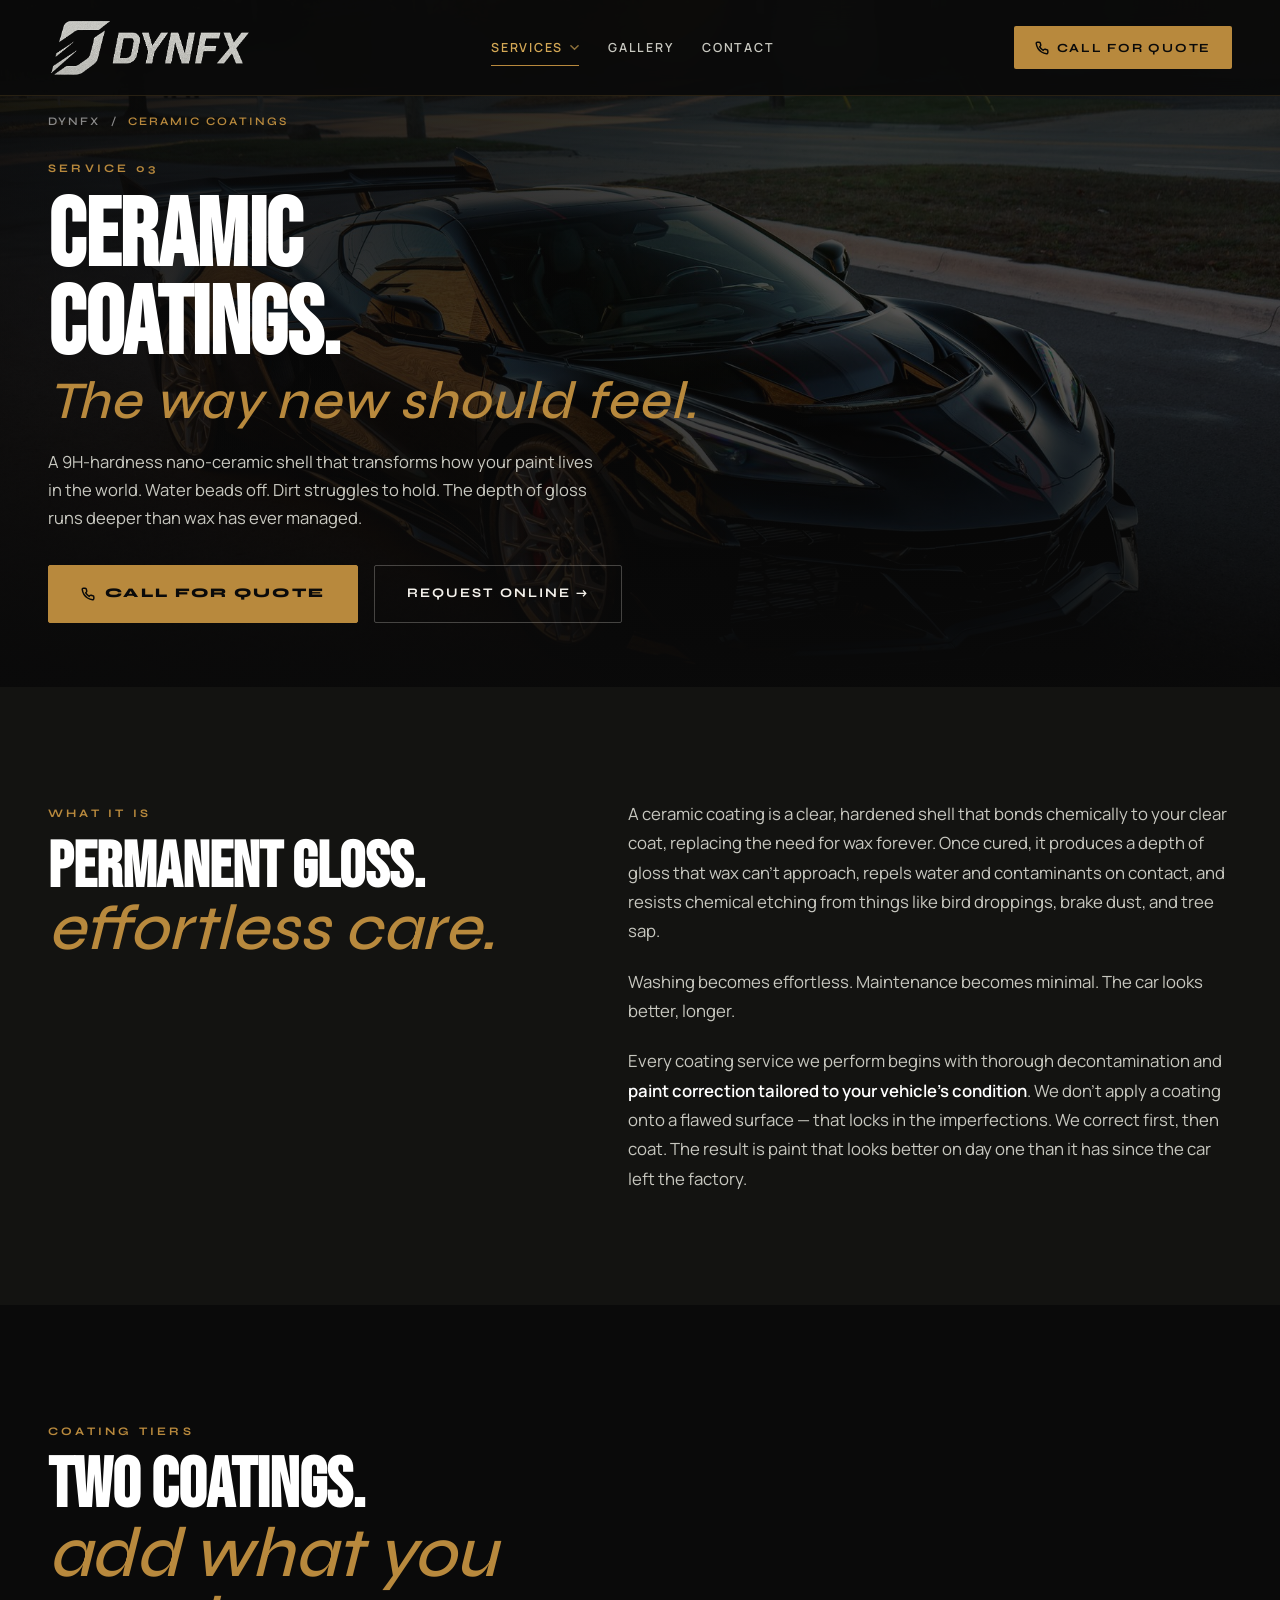
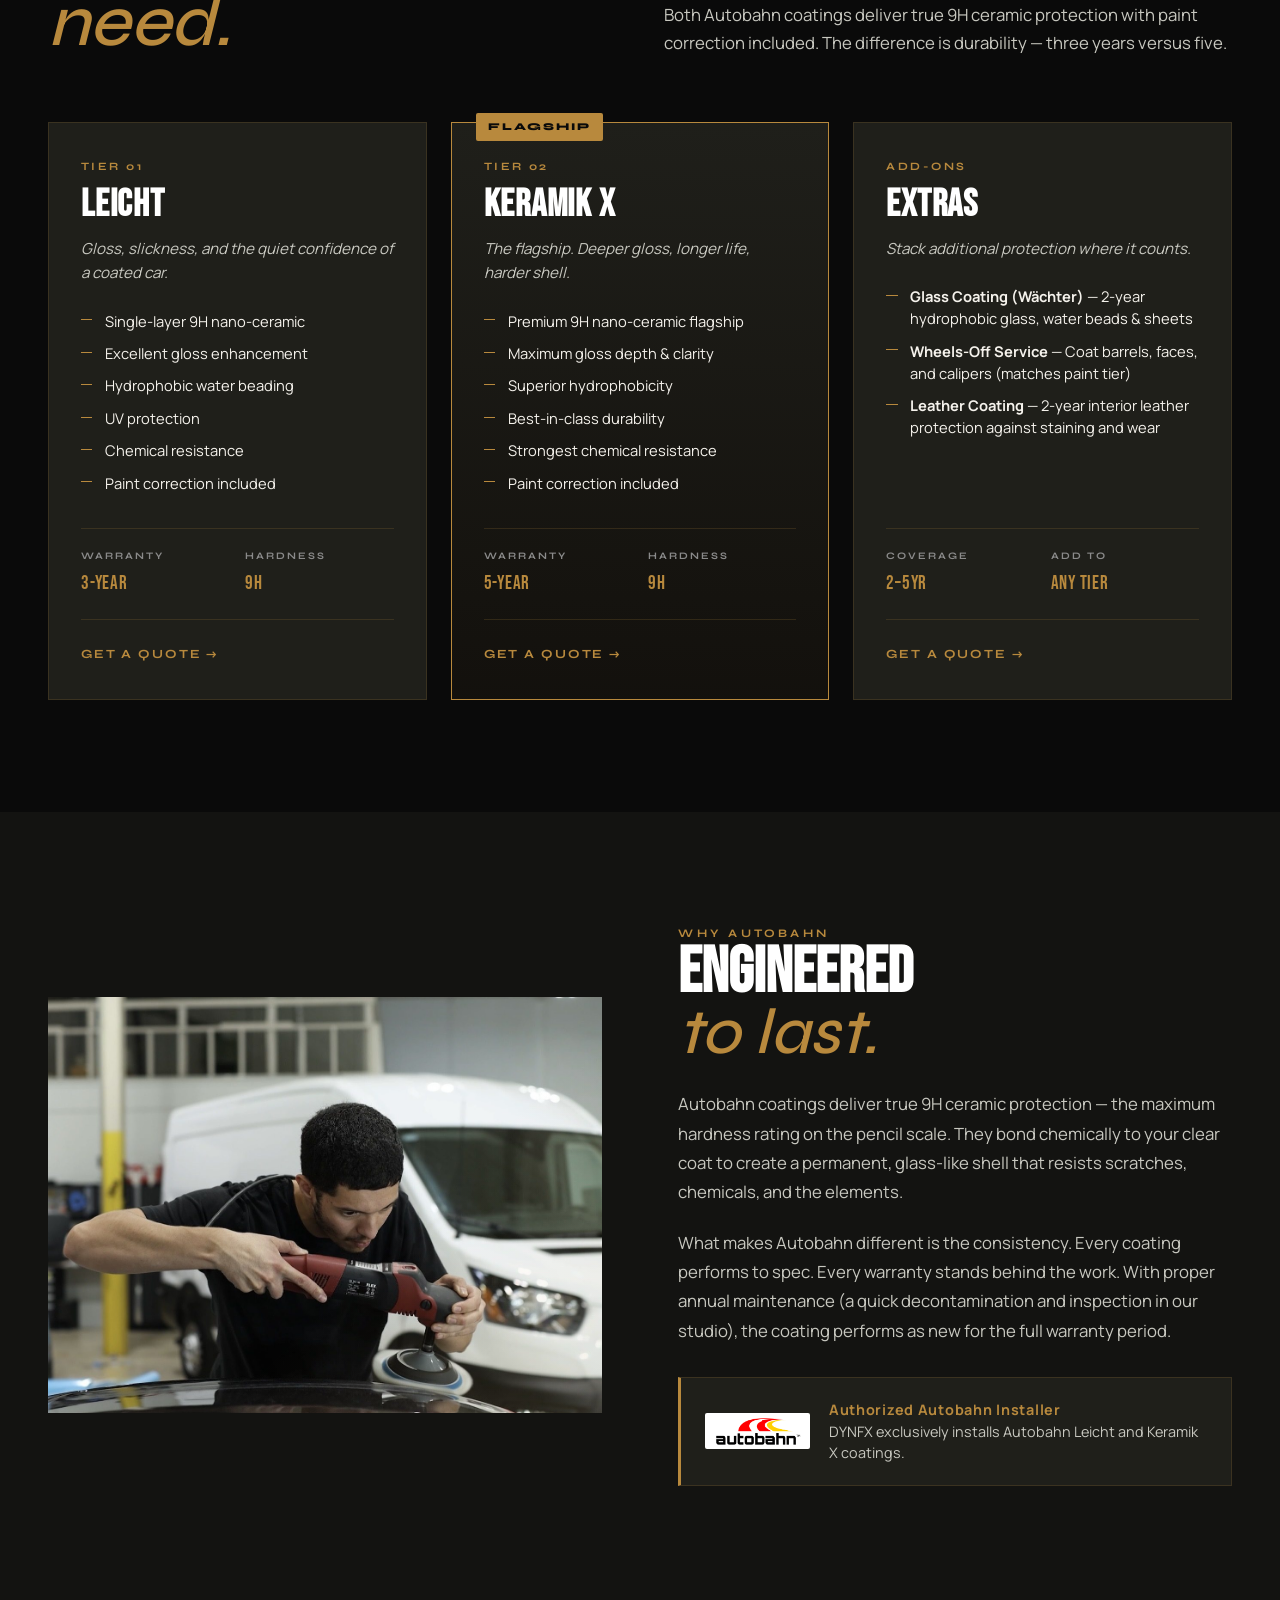
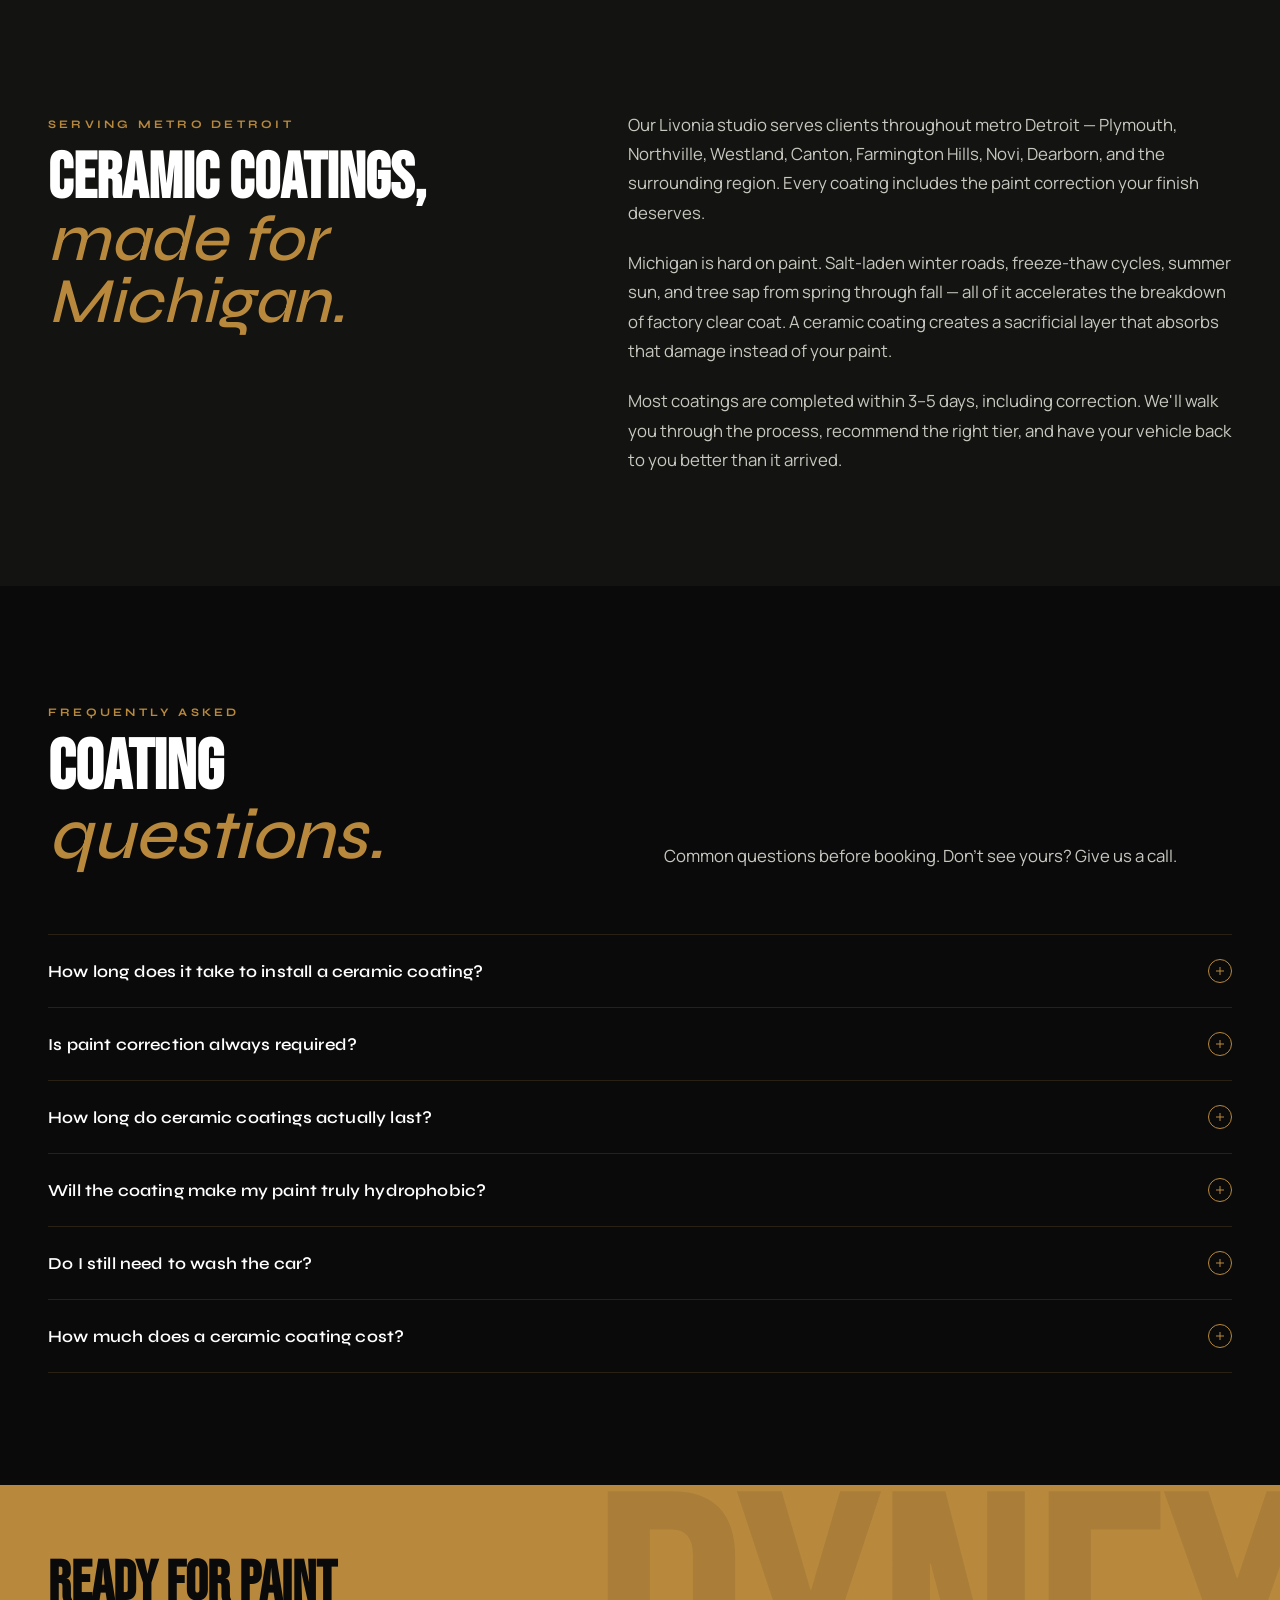
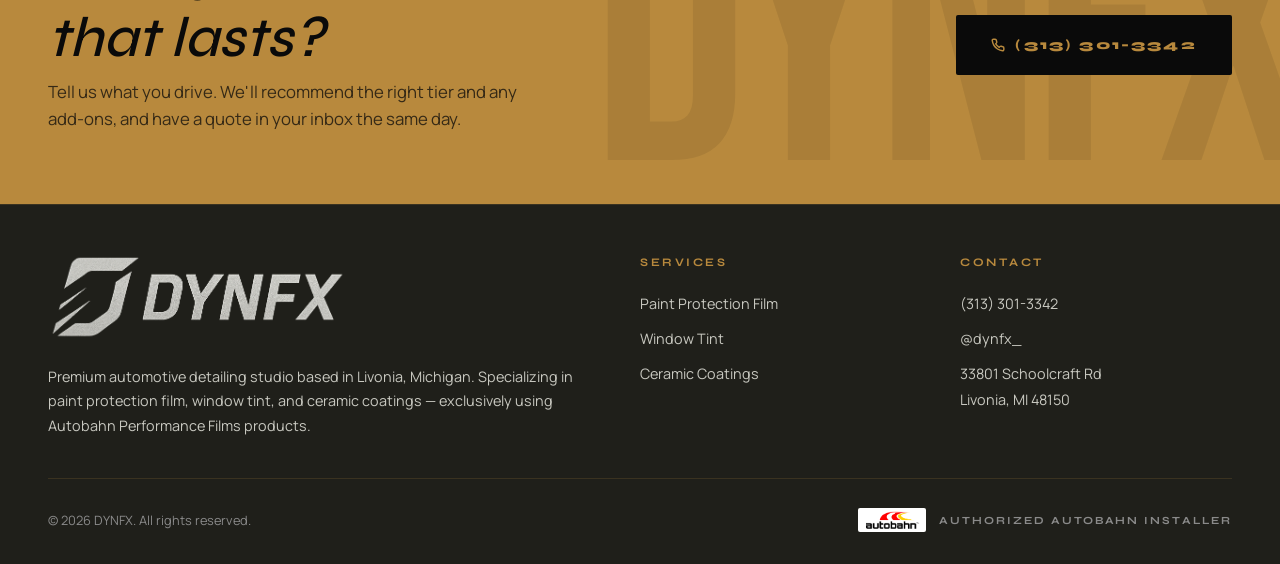
<file: ceramic-coatings.html>
<!DOCTYPE html>
<html lang="en">
<head>
<meta charset="UTF-8">
<meta name="viewport" content="width=device-width, initial-scale=1.0">
<title>Ceramic Coatings in Livonia, MI | Paint Coating | DYNFX</title>
<meta name="description" content="Professional ceramic coating installation in Livonia, Michigan. Authorized Autobahn installer offering Leicht (3-year) and Keramik X (5-year) coatings with paint correction included.">
<meta name="keywords" content="ceramic coating, livonia, michigan, autobahn, leicht, keramik x, paint coating, paint correction, 9h coating, hydrophobic coating">
<link rel="canonical" href="https://dynfx.co/ceramic-coatings.html">

<meta property="og:type" content="website">
<meta property="og:title" content="Ceramic Coatings in Livonia, MI | DYNFX">
<meta property="og:description" content="Authorized Autobahn installer in Livonia. Premium ceramic coatings with paint correction included.">
<meta property="og:url" content="https://dynfx.co/ceramic-coatings.html">
<meta property="og:image" content="https://dynfx.co/images/feat-c8-zr1.jpg">

<script type="application/ld+json">
{
  "@context": "https://schema.org",
  "@type": "Service",
  "serviceType": "Ceramic Coating Installation",
  "provider": {
    "@type": "AutomotiveBusiness",
    "name": "DYNFX",
    "telephone": "+1-313-301-3342",
    "address": {
      "@type": "PostalAddress",
      "streetAddress": "33801 Schoolcraft Rd",
      "addressLocality": "Livonia",
      "addressRegion": "MI",
      "postalCode": "48150",
      "addressCountry": "US"
    }
  },
  "areaServed": ["Livonia", "Plymouth", "Northville", "Westland", "Canton", "Farmington Hills", "Novi", "Dearborn"],
  "description": "Professional ceramic coating installation using Autobahn Leicht and Keramik X. Includes paint correction tailored to vehicle condition."
}
</script>

<link rel="preconnect" href="https://fonts.googleapis.com">
<link rel="preconnect" href="https://fonts.gstatic.com" crossorigin>
<link href="https://fonts.googleapis.com/css2?family=Bebas+Neue&family=Manrope:wght@300;400;500;600;700;800&family=Syne:wght@500;700;800&display=swap" rel="stylesheet">
<link rel="stylesheet" href="shared.css">
<style>
  /* Services dropdown — inline backup to guarantee it works */
  .nav-services { position: relative !important; display: inline-flex !important; align-items: center !important; }
  .nav-services-trigger { display: inline-flex !important; align-items: center !important; gap: 0.45rem !important; cursor: pointer !important; }
  .nav-caret { transition: transform 0.25s ease !important; opacity: 0.65 !important; flex-shrink: 0 !important; }
  .nav-services:hover .nav-caret, .nav-services.open .nav-caret { transform: rotate(180deg) !important; opacity: 1 !important; }
  .nav-services-menu {
    position: absolute !important; top: 100% !important; left: -1rem !important; margin-top: 14px !important;
    background: #131311 !important; border: 1px solid rgba(184,137,61,0.18) !important;
    min-width: 240px !important; padding: 0.4rem 0 !important;
    display: none !important; flex-direction: column !important;
    z-index: 100 !important; box-shadow: 0 18px 40px rgba(0,0,0,0.55) !important;
  }
  .nav-services-menu::before { content: '' !important; position: absolute !important; top: -14px !important; left: 0 !important; right: 0 !important; height: 14px !important; }
  .nav-services:hover .nav-services-menu, .nav-services.open .nav-services-menu { display: flex !important; }
  .nav-services-menu a {
    font-size: 0.72rem !important; padding: 0.75rem 1.25rem !important;
    letter-spacing: 0.14em !important; text-transform: uppercase !important;
    white-space: nowrap !important; border-left: 2px solid transparent !important;
    transition: all 0.2s ease !important;
  }
  .nav-services-menu a:hover, .nav-services-menu a.dropdown-active {
    background: #1a1a17 !important; border-left-color: #b8893d !important; color: #d4a855 !important;
  }
  .nav-services-menu a::after { display: none !important; }
  @media (max-width: 700px) {
    .nav-services { flex-direction: column !important; align-items: center !important; gap: 1rem !important; }
    .nav-services-trigger { font-size: 1.15rem !important; }
    .nav-services-trigger .nav-caret { display: none !important; }
    .nav-services-menu {
      position: static !important; display: flex !important; flex-direction: column !important;
      background: transparent !important; border: none !important; box-shadow: none !important;
      padding: 0 !important; min-width: 0 !important; margin-top: 0 !important; gap: 0.85rem !important; align-items: center !important;
    }
    .nav-services-menu::before { display: none !important; }
    .nav-services-menu a { border-left: none !important; padding: 0 !important; text-align: center !important; font-size: 0.92rem !important; letter-spacing: 0.08em !important; color: #8a8a8a !important; }
    .nav-services-menu a:hover, .nav-services-menu a.dropdown-active { background: transparent !important; color: #d4a855 !important; }
  }
</style>
</head>
<body>

<header class="site-header" id="header">
  <div class="header-inner">
    <a href="/" class="brand"><img src="images/logo-dynfx-transparent.png" alt="DYNFX"></a>
    <nav class="nav" id="nav">
      <div class="nav-services">
        <a href="/#services" class="nav-services-trigger active">
          Services
          <svg class="nav-caret" width="9" height="9" viewBox="0 0 10 10" aria-hidden="true"><path d="M1 3l4 4 4-4" stroke="currentColor" stroke-width="1.6" fill="none" stroke-linecap="round"/></svg>
        </a>
        <div class="nav-services-menu">
          <a href="/#services">All Services</a>
          <a href="paint-protection-film.html">Paint Protection Film</a>
          <a href="window-tint.html">Window Tint</a>
          <a href="ceramic-coatings.html" class="dropdown-active">Ceramic Coatings</a>
        </div>
      </div>
      <a href="/#gallery">Gallery</a>
      <a href="/#contact">Contact</a>
    </nav>
    <a href="tel:+13133013342" class="btn-quote-header">
      <svg width="14" height="14" viewBox="0 0 24 24" fill="none" stroke="currentColor" stroke-width="2.5"><path d="M22 16.92v3a2 2 0 0 1-2.18 2 19.79 19.79 0 0 1-8.63-3.07 19.5 19.5 0 0 1-6-6 19.79 19.79 0 0 1-3.07-8.67A2 2 0 0 1 4.11 2h3a2 2 0 0 1 2 1.72 12.84 12.84 0 0 0 .7 2.81 2 2 0 0 1-.45 2.11L8.09 9.91a16 16 0 0 0 6 6l1.27-1.27a2 2 0 0 1 2.11-.45 12.84 12.84 0 0 0 2.81.7A2 2 0 0 1 22 16.92z"/></svg>
      Call for Quote
    </a>
    <button class="menu-toggle" id="menuToggle" aria-label="Toggle menu"><span></span><span></span><span></span></button>
  </div>
</header>

<section class="page-hero">
  <div class="page-hero-image">
    <img src="images/feat-c8-zr1.jpg" alt="Corvette ZR1 with ceramic coating at DYNFX Livonia">
  </div>
  <div class="page-hero-content">
    <div class="breadcrumb"><a href="/">DYNFX</a> &nbsp;/&nbsp; <span>Ceramic Coatings</span></div>
    <div class="eyebrow">Service 03</div>
    <h1>Ceramic<br>Coatings.<span class="italic">The way new should feel.</span></h1>
    <p class="lead">A 9H-hardness nano-ceramic shell that transforms how your paint lives in the world. Water beads off. Dirt struggles to hold. The depth of gloss runs deeper than wax has ever managed.</p>
    <div class="page-hero-cta">
      <a href="tel:+13133013342" class="btn-primary">
        <svg width="14" height="14" viewBox="0 0 24 24" fill="none" stroke="currentColor" stroke-width="2.5"><path d="M22 16.92v3a2 2 0 0 1-2.18 2 19.79 19.79 0 0 1-8.63-3.07 19.5 19.5 0 0 1-6-6 19.79 19.79 0 0 1-3.07-8.67A2 2 0 0 1 4.11 2h3a2 2 0 0 1 2 1.72 12.84 12.84 0 0 0 .7 2.81 2 2 0 0 1-.45 2.11L8.09 9.91a16 16 0 0 0 6 6l1.27-1.27a2 2 0 0 1 2.11-.45 12.84 12.84 0 0 0 2.81.7A2 2 0 0 1 22 16.92z"/></svg>
        Call for Quote
      </a>
      <a href="/#contact" class="btn-secondary">Request Online →</a>
    </div>
  </div>
</section>

<section class="content-section">
  <div class="container">
    <div class="content-split">
      <div class="content-left reveal">
        <div class="eyebrow">What it is</div>
        <h2>Permanent gloss.<br><span class="italic">effortless care.</span></h2>
      </div>
      <div class="content-right reveal">
        <p>A ceramic coating is a clear, hardened shell that bonds chemically to your clear coat, replacing the need for wax forever. Once cured, it produces a depth of gloss that wax can't approach, repels water and contaminants on contact, and resists chemical etching from things like bird droppings, brake dust, and tree sap.</p>
        <p>Washing becomes effortless. Maintenance becomes minimal. The car looks better, longer.</p>
        <p>Every coating service we perform begins with thorough decontamination and <strong>paint correction tailored to your vehicle's condition</strong>. We don't apply a coating onto a flawed surface — that locks in the imperfections. We correct first, then coat. The result is paint that looks better on day one than it has since the car left the factory.</p>
      </div>
    </div>
  </div>
</section>

<section class="tiers-section">
  <div class="container">
    <div class="section-head reveal">
      <div class="title">
        <div class="eyebrow">Coating Tiers</div>
        <h2>Two coatings.<br><span class="italic">add what you need.</span></h2>
      </div>
      <div class="sub">Both Autobahn coatings deliver true 9H ceramic protection with paint correction included. The difference is durability — three years versus five.</div>
    </div>

    <div class="tiers-grid">
      <article class="tier-card reveal">
        <div class="tier-tag">Tier 01</div>
        <h3>Leicht</h3>
        <p class="tier-desc">Gloss, slickness, and the quiet confidence of a coated car.</p>
        <ul class="tier-features">
          <li>Single-layer 9H nano-ceramic</li>
          <li>Excellent gloss enhancement</li>
          <li>Hydrophobic water beading</li>
          <li>UV protection</li>
          <li>Chemical resistance</li>
          <li>Paint correction included</li>
        </ul>
        <div class="tier-meta">
          <div><span class="tier-meta-label">Warranty</span><span class="tier-meta-val">3-Year</span></div>
          <div><span class="tier-meta-label">Hardness</span><span class="tier-meta-val">9H</span></div>
        </div>
        <a href="tel:+13133013342" class="tier-cta">Get a Quote →</a>
      </article>

      <article class="tier-card featured reveal">
        <div class="tier-badge">Flagship</div>
        <div class="tier-tag">Tier 02</div>
        <h3>Keramik X</h3>
        <p class="tier-desc">The flagship. Deeper gloss, longer life, harder shell.</p>
        <ul class="tier-features">
          <li>Premium 9H nano-ceramic flagship</li>
          <li>Maximum gloss depth & clarity</li>
          <li>Superior hydrophobicity</li>
          <li>Best-in-class durability</li>
          <li>Strongest chemical resistance</li>
          <li>Paint correction included</li>
        </ul>
        <div class="tier-meta">
          <div><span class="tier-meta-label">Warranty</span><span class="tier-meta-val">5-Year</span></div>
          <div><span class="tier-meta-label">Hardness</span><span class="tier-meta-val">9H</span></div>
        </div>
        <a href="tel:+13133013342" class="tier-cta">Get a Quote →</a>
      </article>

      <article class="tier-card reveal">
        <div class="tier-tag">Add-Ons</div>
        <h3>Extras</h3>
        <p class="tier-desc">Stack additional protection where it counts.</p>
        <ul class="tier-features">
          <li><strong>Glass Coating (Wächter)</strong> — 2-year hydrophobic glass, water beads & sheets</li>
          <li><strong>Wheels-Off Service</strong> — Coat barrels, faces, and calipers (matches paint tier)</li>
          <li><strong>Leather Coating</strong> — 2-year interior leather protection against staining and wear</li>
        </ul>
        <div class="tier-meta">
          <div><span class="tier-meta-label">Coverage</span><span class="tier-meta-val">2–5yr</span></div>
          <div><span class="tier-meta-label">Add to</span><span class="tier-meta-val">Any Tier</span></div>
        </div>
        <a href="tel:+13133013342" class="tier-cta">Get a Quote →</a>
      </article>
    </div>
  </div>
</section>

<section class="why-section">
  <div class="container">
    <div class="why-grid">
      <div class="why-image reveal">
        <img src="images/muath-polish-reflection.jpg" alt="Paint correction in progress at DYNFX — every coating starts here">
      </div>
      <div class="why-content reveal">
        <div class="eyebrow">Why Autobahn</div>
        <h2>Engineered<br><span class="italic">to last.</span></h2>
        <p>Autobahn coatings deliver true 9H ceramic protection — the maximum hardness rating on the pencil scale. They bond chemically to your clear coat to create a permanent, glass-like shell that resists scratches, chemicals, and the elements.</p>
        <p>What makes Autobahn different is the consistency. Every coating performs to spec. Every warranty stands behind the work. With proper annual maintenance (a quick decontamination and inspection in our studio), the coating performs as new for the full warranty period.</p>
        <div class="autobahn-credit">
          <img src="images/logo-autobahn.png" alt="Autobahn Performance Films">
          <div class="autobahn-credit-text">
            <strong>Authorized Autobahn Installer</strong>
            DYNFX exclusively installs Autobahn Leicht and Keramik X coatings.
          </div>
        </div>
      </div>
    </div>
  </div>
</section>

<section class="local-section">
  <div class="container">
    <div class="content-split">
      <div class="content-left reveal">
        <div class="eyebrow">Serving Metro Detroit</div>
        <h2>Ceramic Coatings,<br><span class="italic">made for Michigan.</span></h2>
      </div>
      <div class="content-right reveal">
        <p>Our Livonia studio serves clients throughout metro Detroit — Plymouth, Northville, Westland, Canton, Farmington Hills, Novi, Dearborn, and the surrounding region. Every coating includes the paint correction your finish deserves.</p>
        <p>Michigan is hard on paint. Salt-laden winter roads, freeze-thaw cycles, summer sun, and tree sap from spring through fall — all of it accelerates the breakdown of factory clear coat. A ceramic coating creates a sacrificial layer that absorbs that damage instead of your paint.</p>
        <p>Most coatings are completed within 3–5 days, including correction. We'll walk you through the process, recommend the right tier, and have your vehicle back to you better than it arrived.</p>
      </div>
    </div>
  </div>
</section>

<section class="faq-section">
  <div class="container">
    <div class="section-head reveal">
      <div class="title">
        <div class="eyebrow">Frequently Asked</div>
        <h2>Coating<br><span class="italic">questions.</span></h2>
      </div>
      <div class="sub">Common questions before booking. Don't see yours? Give us a call.</div>
    </div>
    <div class="faq">
      <div class="faq-item">
        <button class="faq-q">How long does it take to install a ceramic coating?<span class="plus"></span></button>
        <div class="faq-a"><div class="faq-a-inner">Typical installs take 3–5 days, depending on the vehicle and the level of paint correction required. Day 1 is decontamination and correction. Day 2 is application and the initial cure. Days 3–5 are full chemical cure time before you take the car back. We'll give you an exact timeline with your quote.</div></div>
      </div>
      <div class="faq-item">
        <button class="faq-q">Is paint correction always required?<span class="plus"></span></button>
        <div class="faq-a"><div class="faq-a-inner">In some form, yes. Even brand-new vehicles often have minor swirls and imperfections from dealer prep. We assess your paint's condition and perform the level of correction needed to ensure the coating bonds to a flawless surface. Cheaper shops skip this step — and lock imperfections under the coating permanently.</div></div>
      </div>
      <div class="faq-item">
        <button class="faq-q">How long do ceramic coatings actually last?<span class="plus"></span></button>
        <div class="faq-a"><div class="faq-a-inner">Leicht is rated for 3 years, Keramik X for 5 years. Real-world durability depends on use, climate, and care. With proper annual maintenance (a decontamination wash and inspection in our studio, included in our service), coatings perform to spec for the full warranty period.</div></div>
      </div>
      <div class="faq-item">
        <button class="faq-q">Will the coating make my paint truly hydrophobic?<span class="plus"></span></button>
        <div class="faq-a"><div class="faq-a-inner">Yes. Water beads and sheets off coated paint dramatically. Watching rain or hose water rolling off a freshly coated car is one of the most satisfying parts of ownership. Dirt has a much harder time bonding to a coated surface, which is why washing becomes faster and easier.</div></div>
      </div>
      <div class="faq-item">
        <button class="faq-q">Do I still need to wash the car?<span class="plus"></span></button>
        <div class="faq-a"><div class="faq-a-inner">Yes — but less often, and more easily. The coating doesn't repel dirt entirely; it just prevents it from bonding. Regular hand washing with pH-neutral soap is ideal. Avoid automatic brush car washes, which can damage any coating over time. We recommend annual maintenance with us to inspect the coating and refresh the top layer if needed.</div></div>
      </div>
      <div class="faq-item">
        <button class="faq-q">How much does a ceramic coating cost?<span class="plus"></span></button>
        <div class="faq-a"><div class="faq-a-inner">It varies by vehicle size, condition, tier, and any add-ons (glass, wheels-off, leather). We don't publish prices because every job is different — but we quote quickly. Tell us your year, make, model, and what you're considering. Most quotes come back the same day.</div></div>
      </div>
    </div>
  </div>
</section>

<section class="cta-banner">
  <div class="container">
    <div class="cta-banner-inner">
      <div>
        <h3>Ready for paint<br><span class="italic">that lasts?</span></h3>
        <p>Tell us what you drive. We'll recommend the right tier and any add-ons, and have a quote in your inbox the same day.</p>
      </div>
      <a href="tel:+13133013342" class="btn-banner">
        <svg width="14" height="14" viewBox="0 0 24 24" fill="none" stroke="currentColor" stroke-width="2.5"><path d="M22 16.92v3a2 2 0 0 1-2.18 2 19.79 19.79 0 0 1-8.63-3.07 19.5 19.5 0 0 1-6-6 19.79 19.79 0 0 1-3.07-8.67A2 2 0 0 1 4.11 2h3a2 2 0 0 1 2 1.72 12.84 12.84 0 0 0 .7 2.81 2 2 0 0 1-.45 2.11L8.09 9.91a16 16 0 0 0 6 6l1.27-1.27a2 2 0 0 1 2.11-.45 12.84 12.84 0 0 0 2.81.7A2 2 0 0 1 22 16.92z"/></svg>
        (313) 301-3342
      </a>
    </div>
  </div>
</section>

<footer>
  <div class="container">
    <div class="footer-inner">
      <div>
        <div class="footer-brand"><img src="images/logo-dynfx-transparent.png" alt="DYNFX"></div>
        <p>Premium automotive detailing studio based in Livonia, Michigan. Specializing in paint protection film, window tint, and ceramic coatings — exclusively using Autobahn Performance Films products.</p>
      </div>
      <div>
        <h4>Services</h4>
        <ul class="footer-links">
          <li><a href="paint-protection-film.html">Paint Protection Film</a></li>
          <li><a href="window-tint.html">Window Tint</a></li>
          <li><a href="ceramic-coatings.html">Ceramic Coatings</a></li>
        </ul>
      </div>
      <div>
        <h4>Contact</h4>
        <ul class="footer-links">
          <li><a href="tel:+13133013342">(313) 301-3342</a></li>
          <li><a href="https://instagram.com/dynfx_" target="_blank" rel="noopener">@dynfx_</a></li>
          <li><a href="https://maps.app.goo.gl/">33801 Schoolcraft Rd<br>Livonia, MI 48150</a></li>
        </ul>
      </div>
    </div>
    <div class="footer-bottom">
      <p>© 2026 DYNFX. All rights reserved.</p>
      <div class="authorized">
        <img src="images/logo-autobahn.png" alt="Autobahn Performance Films">
        <span>Authorized Autobahn Installer</span>
      </div>
    </div>
  </div>
</footer>

<a href="tel:+13133013342" class="sticky-call">
  <svg viewBox="0 0 24 24" fill="none" stroke="currentColor" stroke-width="2.5"><path d="M22 16.92v3a2 2 0 0 1-2.18 2 19.79 19.79 0 0 1-8.63-3.07 19.5 19.5 0 0 1-6-6 19.79 19.79 0 0 1-3.07-8.67A2 2 0 0 1 4.11 2h3a2 2 0 0 1 2 1.72 12.84 12.84 0 0 0 .7 2.81 2 2 0 0 1-.45 2.11L8.09 9.91a16 16 0 0 0 6 6l1.27-1.27a2 2 0 0 1 2.11-.45 12.84 12.84 0 0 0 2.81.7A2 2 0 0 1 22 16.92z"/></svg>
  Call
</a>

<script src="shared.js"></script>
</body>
</html>
</file>
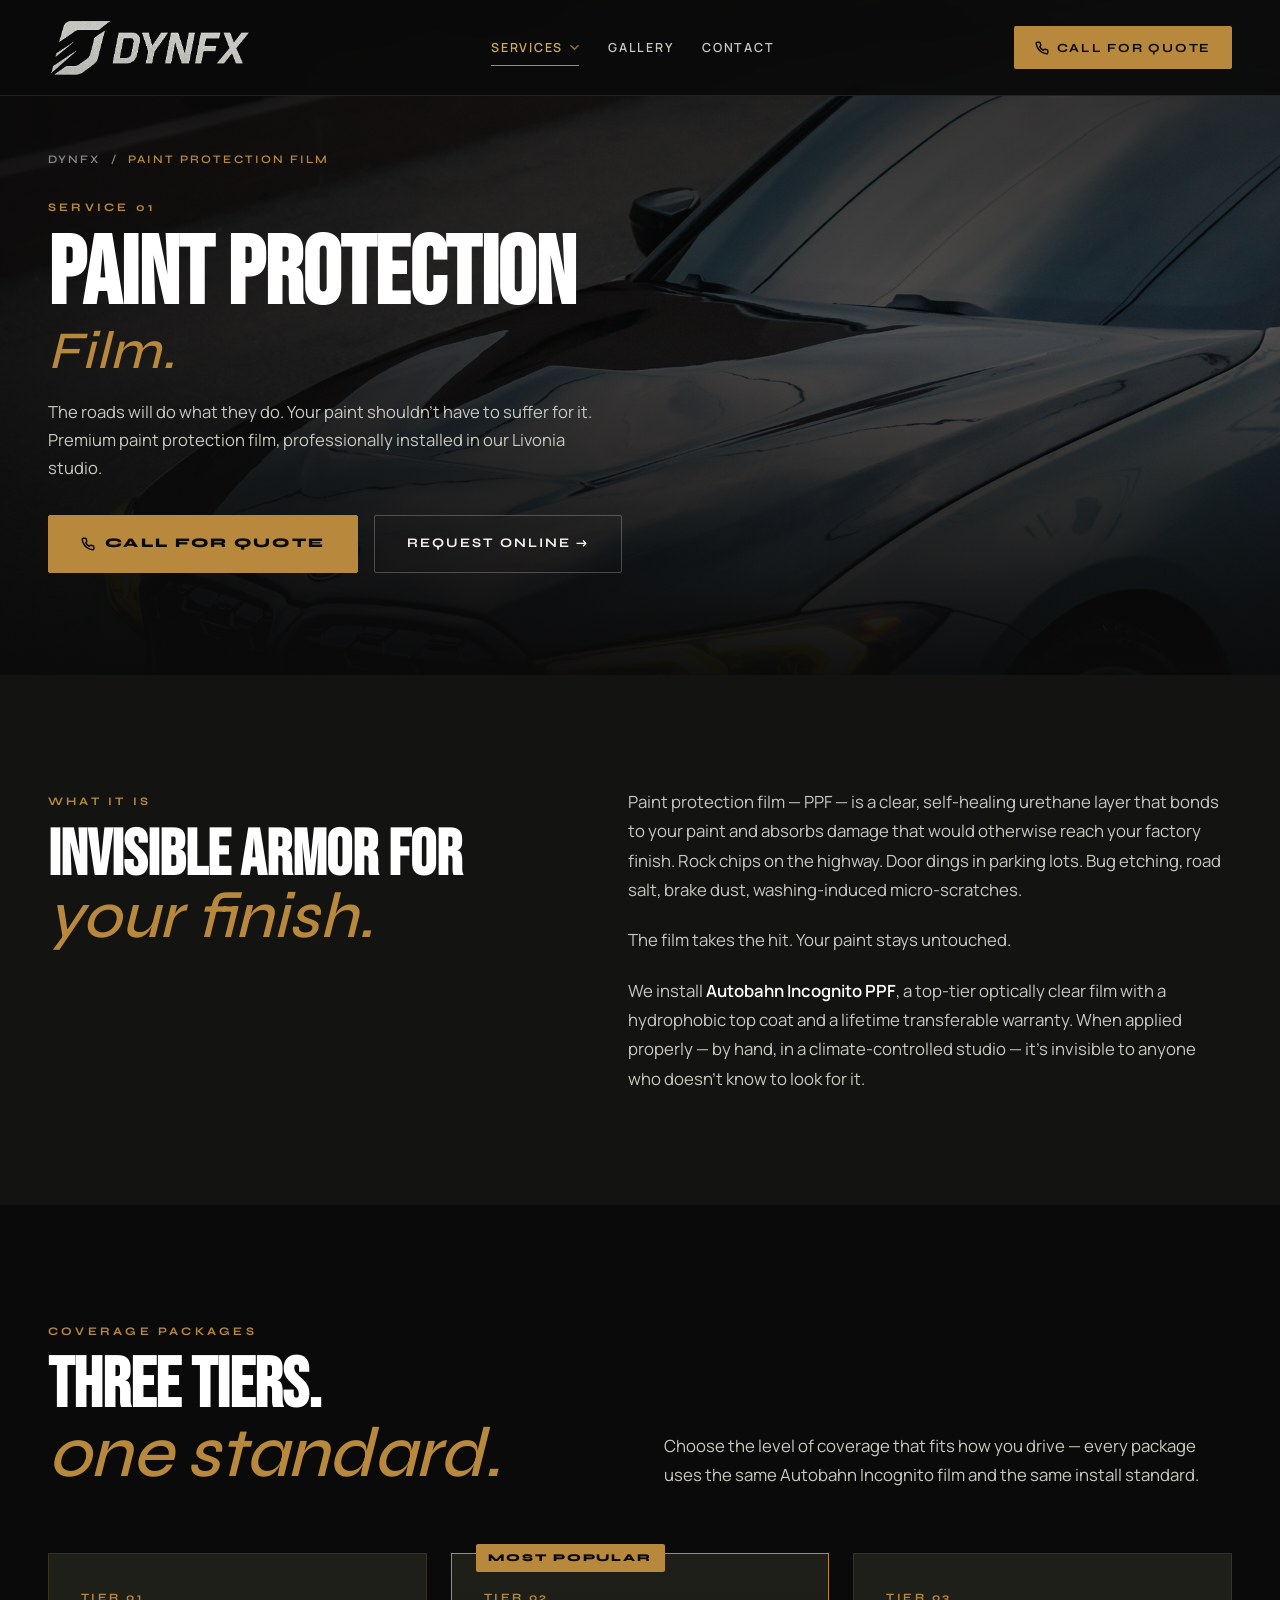
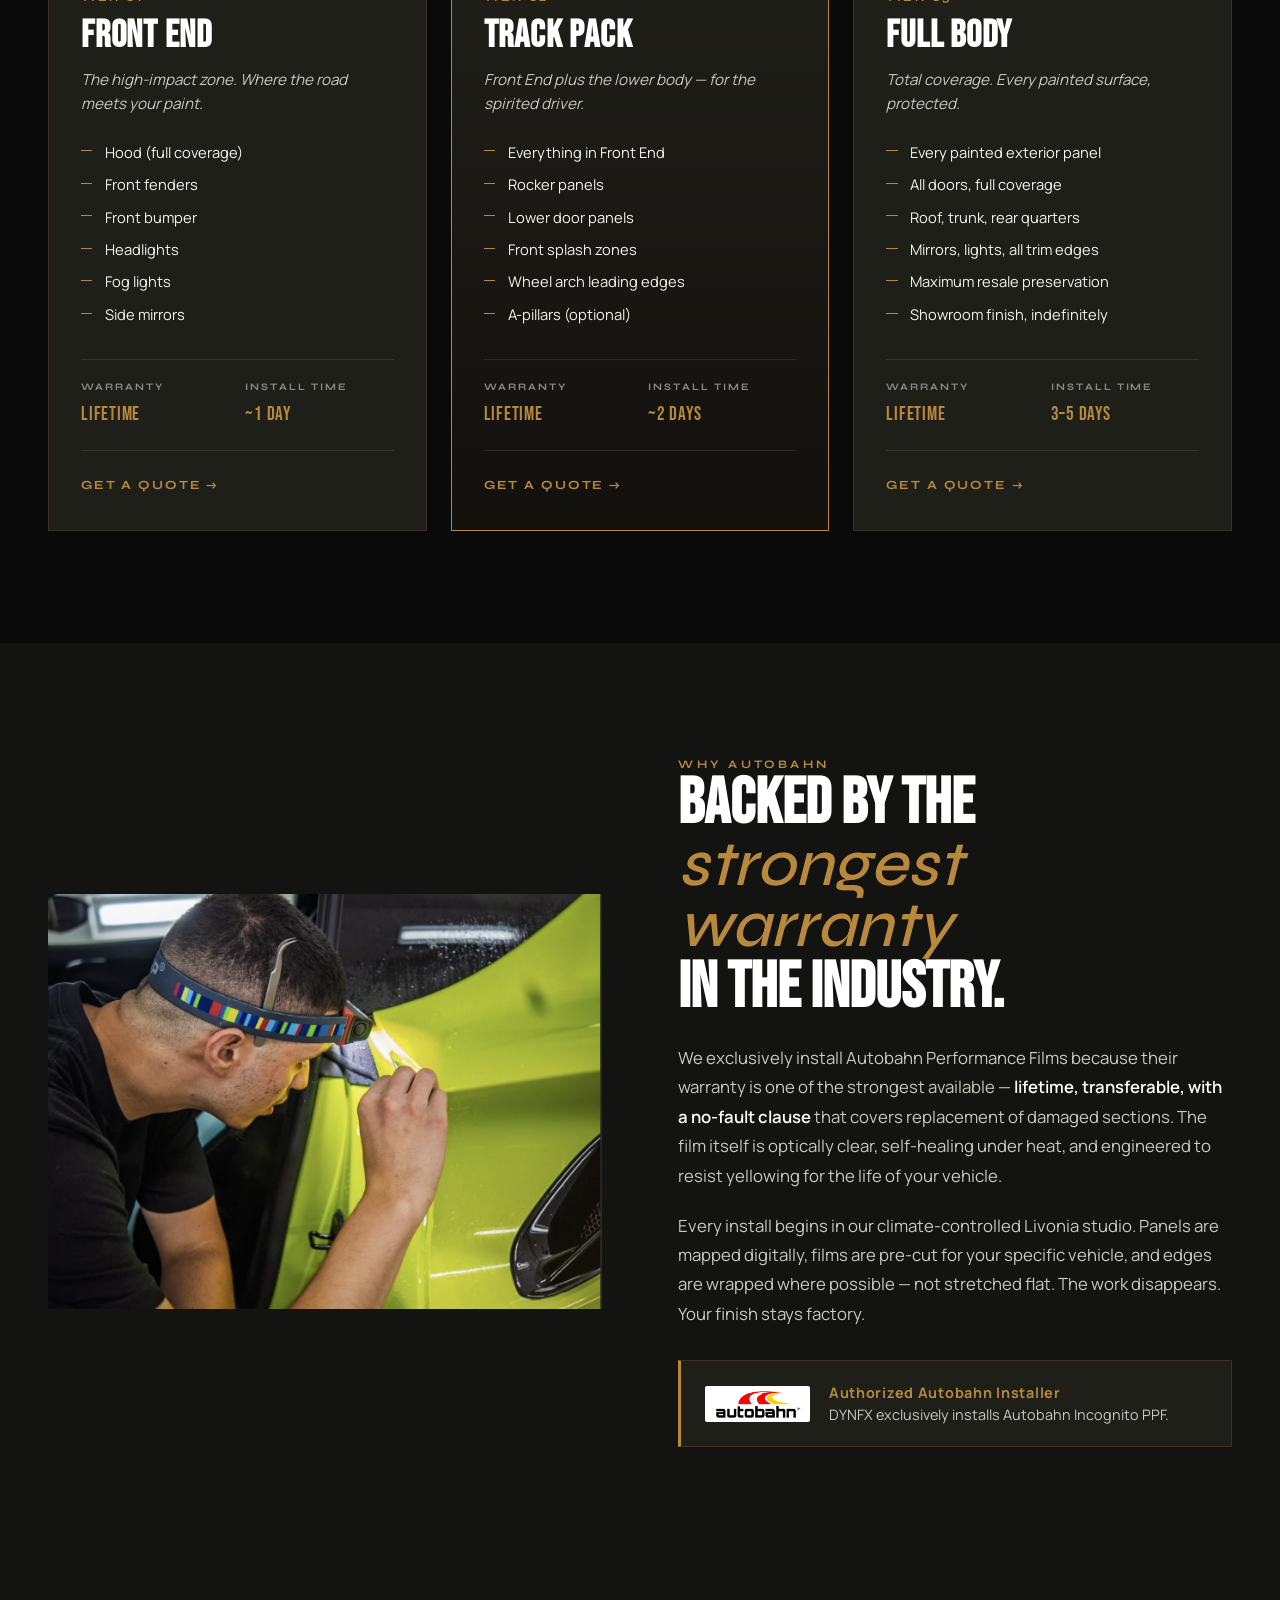
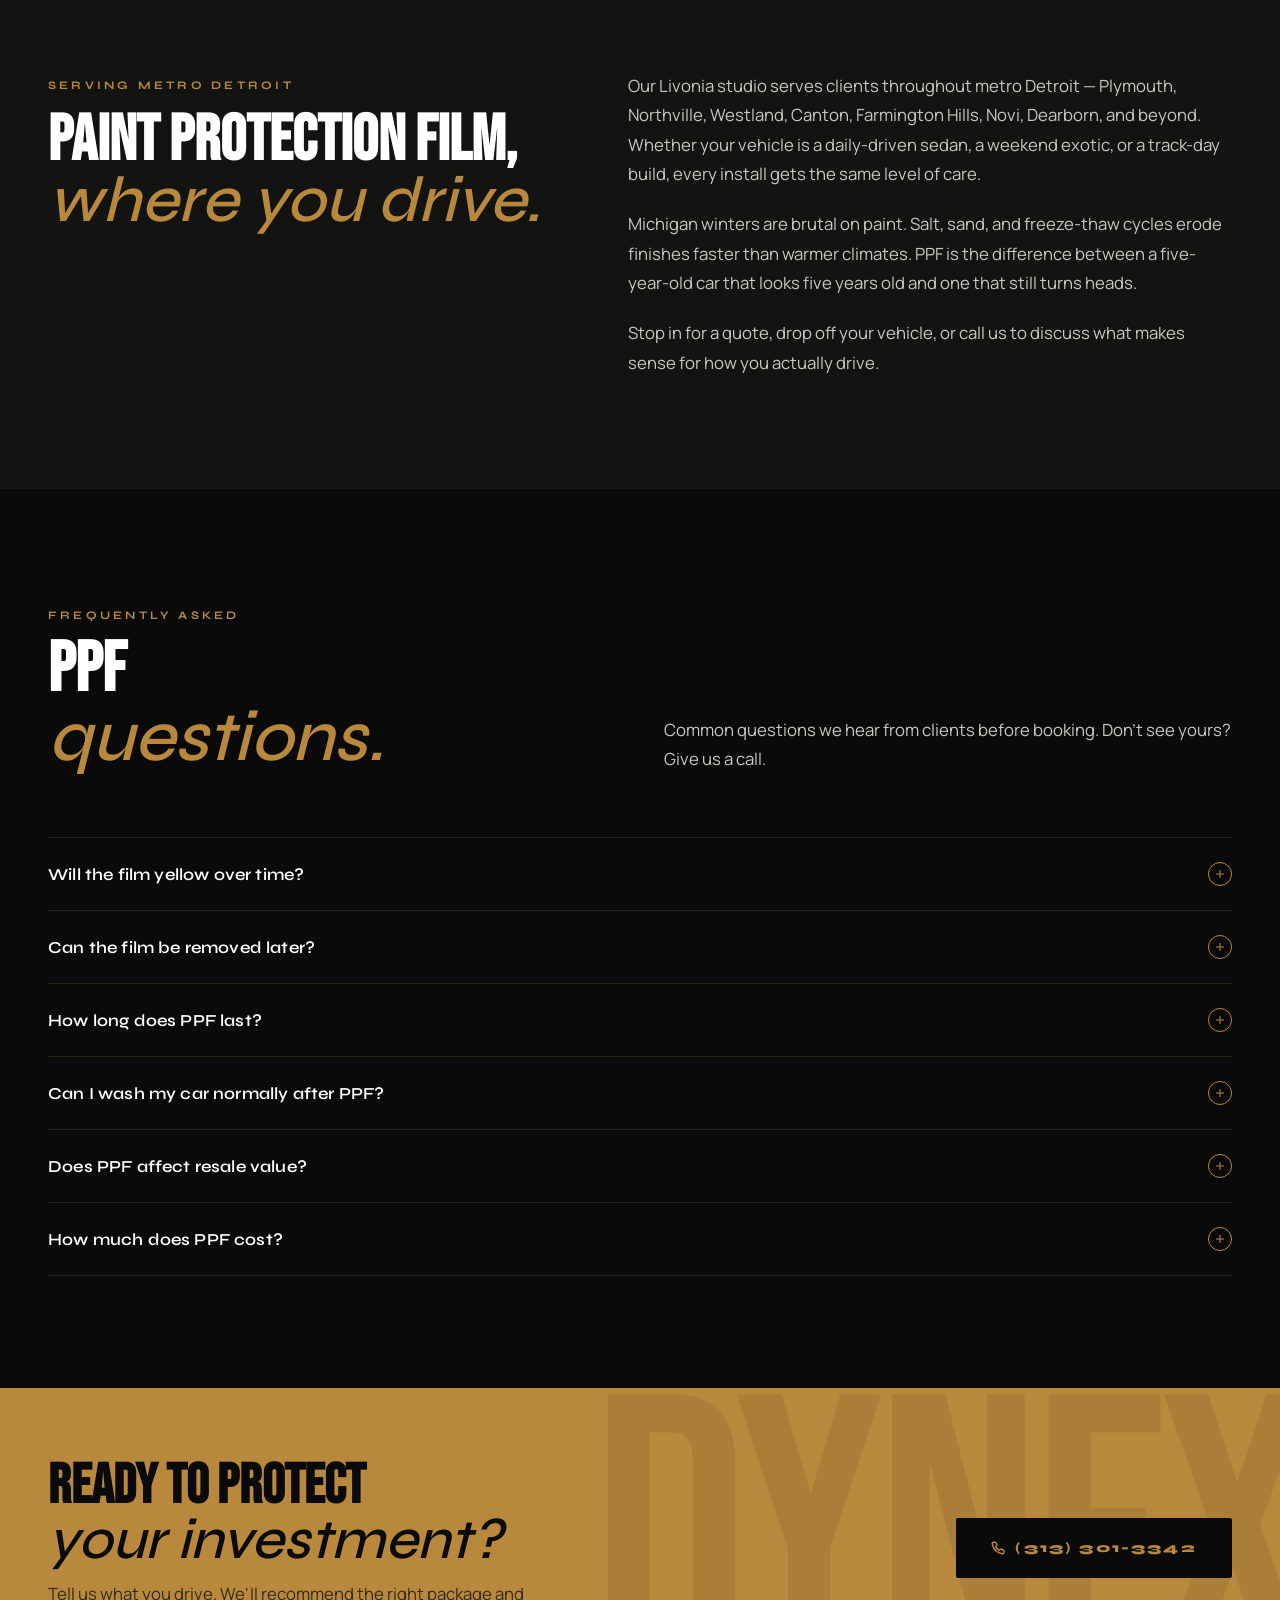
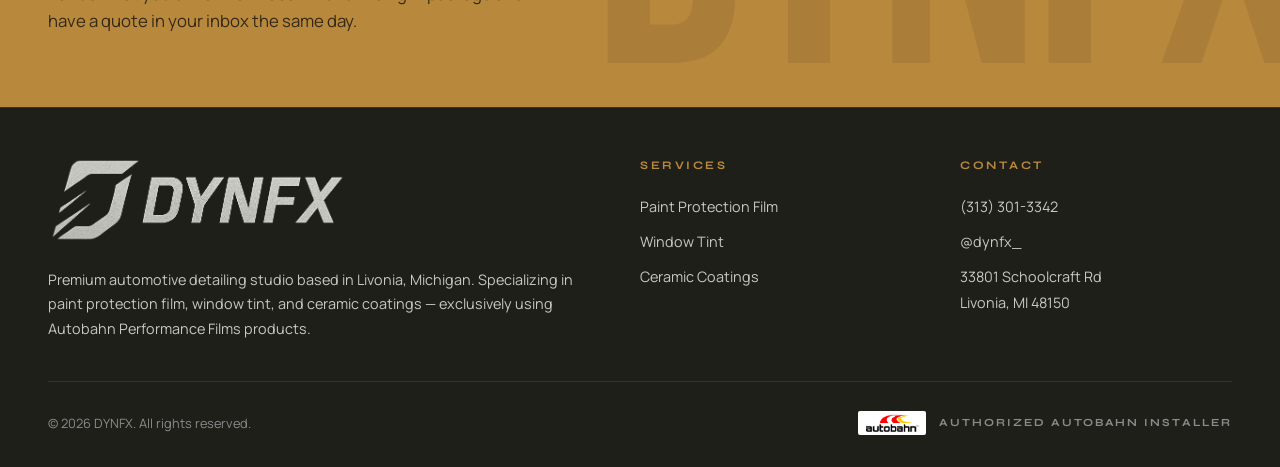
<file: paint-protection-film.html>
<!DOCTYPE html>
<html lang="en">
<head>
<meta charset="UTF-8">
<meta name="viewport" content="width=device-width, initial-scale=1.0">
<title>Paint Protection Film in Livonia, MI | DYNFX</title>
<meta name="description" content="Professional paint protection film (PPF) installation in Livonia, Michigan. Authorized Autobahn installer offering Front End, Track Pack, and Full Body coverage with lifetime warranty.">
<meta name="keywords" content="paint protection film, ppf, livonia, michigan, autobahn, front end ppf, full body ppf, track pack, paint protection michigan">
<link rel="canonical" href="https://dynfx.co/paint-protection-film.html">

<meta property="og:type" content="website">
<meta property="og:title" content="Paint Protection Film in Livonia, MI | DYNFX">
<meta property="og:description" content="Authorized Autobahn installer in Livonia. Front End, Track Pack, and Full Body PPF coverage with lifetime warranty.">
<meta property="og:url" content="https://dynfx.co/paint-protection-film.html">
<meta property="og:image" content="https://dynfx.co/images/feat-corvette-z06.jpg">

<script type="application/ld+json">
{
  "@context": "https://schema.org",
  "@type": "Service",
  "serviceType": "Paint Protection Film Installation",
  "provider": {
    "@type": "AutomotiveBusiness",
    "name": "DYNFX",
    "telephone": "+1-313-301-3342",
    "address": {
      "@type": "PostalAddress",
      "streetAddress": "33801 Schoolcraft Rd",
      "addressLocality": "Livonia",
      "addressRegion": "MI",
      "postalCode": "48150",
      "addressCountry": "US"
    }
  },
  "areaServed": ["Livonia", "Plymouth", "Northville", "Westland", "Canton", "Farmington Hills", "Novi", "Dearborn"],
  "description": "Professional paint protection film installation using Autobahn Incognito PPF. Front End, Track Pack, and Full Body coverage tiers."
}
</script>

<link rel="preconnect" href="https://fonts.googleapis.com">
<link rel="preconnect" href="https://fonts.gstatic.com" crossorigin>
<link href="https://fonts.googleapis.com/css2?family=Bebas+Neue&family=Manrope:wght@300;400;500;600;700;800&family=Syne:wght@500;700;800&display=swap" rel="stylesheet">

<link rel="stylesheet" href="shared.css">
<style>
  /* Services dropdown — inline backup to guarantee it works */
  .nav-services { position: relative !important; display: inline-flex !important; align-items: center !important; }
  .nav-services-trigger { display: inline-flex !important; align-items: center !important; gap: 0.45rem !important; cursor: pointer !important; }
  .nav-caret { transition: transform 0.25s ease !important; opacity: 0.65 !important; flex-shrink: 0 !important; }
  .nav-services:hover .nav-caret, .nav-services.open .nav-caret { transform: rotate(180deg) !important; opacity: 1 !important; }
  .nav-services-menu {
    position: absolute !important; top: 100% !important; left: -1rem !important; margin-top: 14px !important;
    background: #131311 !important; border: 1px solid rgba(184,137,61,0.18) !important;
    min-width: 240px !important; padding: 0.4rem 0 !important;
    display: none !important; flex-direction: column !important;
    z-index: 100 !important; box-shadow: 0 18px 40px rgba(0,0,0,0.55) !important;
  }
  .nav-services-menu::before { content: '' !important; position: absolute !important; top: -14px !important; left: 0 !important; right: 0 !important; height: 14px !important; }
  .nav-services:hover .nav-services-menu, .nav-services.open .nav-services-menu { display: flex !important; }
  .nav-services-menu a {
    font-size: 0.72rem !important; padding: 0.75rem 1.25rem !important;
    letter-spacing: 0.14em !important; text-transform: uppercase !important;
    white-space: nowrap !important; border-left: 2px solid transparent !important;
    transition: all 0.2s ease !important;
  }
  .nav-services-menu a:hover, .nav-services-menu a.dropdown-active {
    background: #1a1a17 !important; border-left-color: #b8893d !important; color: #d4a855 !important;
  }
  .nav-services-menu a::after { display: none !important; }
  @media (max-width: 700px) {
    .nav-services { flex-direction: column !important; align-items: center !important; gap: 1rem !important; }
    .nav-services-trigger { font-size: 1.15rem !important; }
    .nav-services-trigger .nav-caret { display: none !important; }
    .nav-services-menu {
      position: static !important; display: flex !important; flex-direction: column !important;
      background: transparent !important; border: none !important; box-shadow: none !important;
      padding: 0 !important; min-width: 0 !important; margin-top: 0 !important; gap: 0.85rem !important; align-items: center !important;
    }
    .nav-services-menu::before { display: none !important; }
    .nav-services-menu a { border-left: none !important; padding: 0 !important; text-align: center !important; font-size: 0.92rem !important; letter-spacing: 0.08em !important; color: #8a8a8a !important; }
    .nav-services-menu a:hover, .nav-services-menu a.dropdown-active { background: transparent !important; color: #d4a855 !important; }
  }
</style>
</head>
<body>

<!-- HEADER (shared) -->
<header class="site-header" id="header">
  <div class="header-inner">
    <a href="/" class="brand"><img src="images/logo-dynfx-transparent.png" alt="DYNFX"></a>
    <nav class="nav" id="nav">
      <div class="nav-services">
        <a href="/#services" class="nav-services-trigger active">
          Services
          <svg class="nav-caret" width="9" height="9" viewBox="0 0 10 10" aria-hidden="true"><path d="M1 3l4 4 4-4" stroke="currentColor" stroke-width="1.6" fill="none" stroke-linecap="round"/></svg>
        </a>
        <div class="nav-services-menu">
          <a href="/#services">All Services</a>
          <a href="paint-protection-film.html" class="dropdown-active">Paint Protection Film</a>
          <a href="window-tint.html">Window Tint</a>
          <a href="ceramic-coatings.html">Ceramic Coatings</a>
        </div>
      </div>
      <a href="/#gallery">Gallery</a>
      <a href="/#contact">Contact</a>
    </nav>
    <a href="tel:+13133013342" class="btn-quote-header">
      <svg width="14" height="14" viewBox="0 0 24 24" fill="none" stroke="currentColor" stroke-width="2.5"><path d="M22 16.92v3a2 2 0 0 1-2.18 2 19.79 19.79 0 0 1-8.63-3.07 19.5 19.5 0 0 1-6-6 19.79 19.79 0 0 1-3.07-8.67A2 2 0 0 1 4.11 2h3a2 2 0 0 1 2 1.72 12.84 12.84 0 0 0 .7 2.81 2 2 0 0 1-.45 2.11L8.09 9.91a16 16 0 0 0 6 6l1.27-1.27a2 2 0 0 1 2.11-.45 12.84 12.84 0 0 0 2.81.7A2 2 0 0 1 22 16.92z"/></svg>
      Call for Quote
    </a>
    <button class="menu-toggle" id="menuToggle" aria-label="Toggle menu">
      <span></span><span></span><span></span>
    </button>
  </div>
</header>

<!-- HERO -->
<section class="page-hero">
  <div class="page-hero-image">
    <img src="images/feat-corvette-z06.jpg" alt="BMW with paint protection film installed at DYNFX Livonia">
  </div>
  <div class="page-hero-content">
    <div class="breadcrumb"><a href="/">DYNFX</a> &nbsp;/&nbsp; <span>Paint Protection Film</span></div>
    <div class="eyebrow">Service 01</div>
    <h1>Paint Protection<br><span class="italic">Film.</span></h1>
    <p class="lead">The roads will do what they do. Your paint shouldn't have to suffer for it. Premium paint protection film, professionally installed in our Livonia studio.</p>
    <div class="page-hero-cta">
      <a href="tel:+13133013342" class="btn-primary">
        <svg width="14" height="14" viewBox="0 0 24 24" fill="none" stroke="currentColor" stroke-width="2.5"><path d="M22 16.92v3a2 2 0 0 1-2.18 2 19.79 19.79 0 0 1-8.63-3.07 19.5 19.5 0 0 1-6-6 19.79 19.79 0 0 1-3.07-8.67A2 2 0 0 1 4.11 2h3a2 2 0 0 1 2 1.72 12.84 12.84 0 0 0 .7 2.81 2 2 0 0 1-.45 2.11L8.09 9.91a16 16 0 0 0 6 6l1.27-1.27a2 2 0 0 1 2.11-.45 12.84 12.84 0 0 0 2.81.7A2 2 0 0 1 22 16.92z"/></svg>
        Call for Quote
      </a>
      <a href="/#contact" class="btn-secondary">Request Online →</a>
    </div>
  </div>
</section>

<!-- INTRO -->
<section class="content-section">
  <div class="container">
    <div class="content-split">
      <div class="content-left reveal">
        <div class="eyebrow">What it is</div>
        <h2>Invisible armor for<br><span class="italic">your finish.</span></h2>
      </div>
      <div class="content-right reveal">
        <p>Paint protection film — PPF — is a clear, self-healing urethane layer that bonds to your paint and absorbs damage that would otherwise reach your factory finish. Rock chips on the highway. Door dings in parking lots. Bug etching, road salt, brake dust, washing-induced micro-scratches.</p>
        <p>The film takes the hit. Your paint stays untouched.</p>
        <p>We install <strong>Autobahn Incognito PPF</strong>, a top-tier optically clear film with a hydrophobic top coat and a lifetime transferable warranty. When applied properly — by hand, in a climate-controlled studio — it's invisible to anyone who doesn't know to look for it.</p>
      </div>
    </div>
  </div>
</section>

<!-- TIERS -->
<section class="tiers-section">
  <div class="container">
    <div class="section-head reveal">
      <div class="title">
        <div class="eyebrow">Coverage Packages</div>
        <h2>Three tiers.<br><span class="italic">one standard.</span></h2>
      </div>
      <div class="sub">Choose the level of coverage that fits how you drive — every package uses the same Autobahn Incognito film and the same install standard.</div>
    </div>

    <div class="tiers-grid">
      <article class="tier-card reveal">
        <div class="tier-tag">Tier 01</div>
        <h3>Front End</h3>
        <p class="tier-desc">The high-impact zone. Where the road meets your paint.</p>
        <ul class="tier-features">
          <li>Hood (full coverage)</li>
          <li>Front fenders</li>
          <li>Front bumper</li>
          <li>Headlights</li>
          <li>Fog lights</li>
          <li>Side mirrors</li>
        </ul>
        <div class="tier-meta">
          <div><span class="tier-meta-label">Warranty</span><span class="tier-meta-val">Lifetime</span></div>
          <div><span class="tier-meta-label">Install Time</span><span class="tier-meta-val">~1 day</span></div>
        </div>
        <a href="tel:+13133013342" class="tier-cta">Get a Quote →</a>
      </article>

      <article class="tier-card featured reveal">
        <div class="tier-badge">Most Popular</div>
        <div class="tier-tag">Tier 02</div>
        <h3>Track Pack</h3>
        <p class="tier-desc">Front End plus the lower body — for the spirited driver.</p>
        <ul class="tier-features">
          <li>Everything in Front End</li>
          <li>Rocker panels</li>
          <li>Lower door panels</li>
          <li>Front splash zones</li>
          <li>Wheel arch leading edges</li>
          <li>A-pillars (optional)</li>
        </ul>
        <div class="tier-meta">
          <div><span class="tier-meta-label">Warranty</span><span class="tier-meta-val">Lifetime</span></div>
          <div><span class="tier-meta-label">Install Time</span><span class="tier-meta-val">~2 days</span></div>
        </div>
        <a href="tel:+13133013342" class="tier-cta">Get a Quote →</a>
      </article>

      <article class="tier-card reveal">
        <div class="tier-tag">Tier 03</div>
        <h3>Full Body</h3>
        <p class="tier-desc">Total coverage. Every painted surface, protected.</p>
        <ul class="tier-features">
          <li>Every painted exterior panel</li>
          <li>All doors, full coverage</li>
          <li>Roof, trunk, rear quarters</li>
          <li>Mirrors, lights, all trim edges</li>
          <li>Maximum resale preservation</li>
          <li>Showroom finish, indefinitely</li>
        </ul>
        <div class="tier-meta">
          <div><span class="tier-meta-label">Warranty</span><span class="tier-meta-val">Lifetime</span></div>
          <div><span class="tier-meta-label">Install Time</span><span class="tier-meta-val">3–5 days</span></div>
        </div>
        <a href="tel:+13133013342" class="tier-cta">Get a Quote →</a>
      </article>
    </div>
  </div>
</section>

<!-- WHY AUTOBAHN -->
<section class="why-section">
  <div class="container">
    <div class="why-grid">
      <div class="why-image reveal">
        <img src="images/muath-headlamp-ppf.jpg" alt="Paint protection film install at DYNFX — every edge inspected by hand">
      </div>
      <div class="why-content reveal">
        <div class="eyebrow">Why Autobahn</div>
        <h2>Backed by the<br><span class="italic">strongest warranty</span><br>in the industry.</h2>
        <p>We exclusively install Autobahn Performance Films because their warranty is one of the strongest available — <strong>lifetime, transferable, with a no-fault clause</strong> that covers replacement of damaged sections. The film itself is optically clear, self-healing under heat, and engineered to resist yellowing for the life of your vehicle.</p>
        <p>Every install begins in our climate-controlled Livonia studio. Panels are mapped digitally, films are pre-cut for your specific vehicle, and edges are wrapped where possible — not stretched flat. The work disappears. Your finish stays factory.</p>
        <div class="autobahn-credit">
          <img src="images/logo-autobahn.png" alt="Autobahn Performance Films">
          <div class="autobahn-credit-text">
            <strong>Authorized Autobahn Installer</strong>
            DYNFX exclusively installs Autobahn Incognito PPF.
          </div>
        </div>
      </div>
    </div>
  </div>
</section>

<!-- LOCAL FOCUS -->
<section class="local-section">
  <div class="container">
    <div class="content-split">
      <div class="content-left reveal">
        <div class="eyebrow">Serving Metro Detroit</div>
        <h2>Paint Protection Film,<br><span class="italic">where you drive.</span></h2>
      </div>
      <div class="content-right reveal">
        <p>Our Livonia studio serves clients throughout metro Detroit — Plymouth, Northville, Westland, Canton, Farmington Hills, Novi, Dearborn, and beyond. Whether your vehicle is a daily-driven sedan, a weekend exotic, or a track-day build, every install gets the same level of care.</p>
        <p>Michigan winters are brutal on paint. Salt, sand, and freeze-thaw cycles erode finishes faster than warmer climates. PPF is the difference between a five-year-old car that looks five years old and one that still turns heads.</p>
        <p>Stop in for a quote, drop off your vehicle, or call us to discuss what makes sense for how you actually drive.</p>
      </div>
    </div>
  </div>
</section>

<!-- FAQ -->
<section class="faq-section">
  <div class="container">
    <div class="section-head reveal">
      <div class="title">
        <div class="eyebrow">Frequently Asked</div>
        <h2>PPF<br><span class="italic">questions.</span></h2>
      </div>
      <div class="sub">Common questions we hear from clients before booking. Don't see yours? Give us a call.</div>
    </div>
    <div class="faq">
      <div class="faq-item">
        <button class="faq-q">Will the film yellow over time?<span class="plus"></span></button>
        <div class="faq-a"><div class="faq-a-inner">No. Autobahn Incognito PPF is engineered with UV-resistant top coats specifically to resist yellowing for the life of the film. Older PPF technologies from a decade ago had this problem; modern films don't.</div></div>
      </div>
      <div class="faq-item">
        <button class="faq-q">Can the film be removed later?<span class="plus"></span></button>
        <div class="faq-a"><div class="faq-a-inner">Yes. Properly installed PPF can be removed without damaging the underlying paint. The paint underneath the film is preserved in original condition — often looking better than the surrounding panels because it has been protected from oxidation and fading.</div></div>
      </div>
      <div class="faq-item">
        <button class="faq-q">How long does PPF last?<span class="plus"></span></button>
        <div class="faq-a"><div class="faq-a-inner">Properly installed and cared for, PPF typically lasts 10+ years. Autobahn's warranty is for the life of the film, transferable to the next owner. As long as the film is intact and bonded to the paint, it's working.</div></div>
      </div>
      <div class="faq-item">
        <button class="faq-q">Can I wash my car normally after PPF?<span class="plus"></span></button>
        <div class="faq-a"><div class="faq-a-inner">Yes — once the film has cured (typically 48–72 hours after install). Hand washing with pH-neutral soap is ideal. Touchless automatic car washes are fine. Avoid pressure washing the film edges directly during the first month.</div></div>
      </div>
      <div class="faq-item">
        <button class="faq-q">Does PPF affect resale value?<span class="plus"></span></button>
        <div class="faq-a"><div class="faq-a-inner">Positively. A vehicle with documented PPF — especially full body coverage — typically commands a premium at resale because the buyer knows the original paint underneath is preserved. Keep your install paperwork; it's part of the vehicle's history.</div></div>
      </div>
      <div class="faq-item">
        <button class="faq-q">How much does PPF cost?<span class="plus"></span></button>
        <div class="faq-a"><div class="faq-a-inner">It varies by vehicle, package, and condition. We do not publish prices because every job is different — but we quote quickly. Tell us your year, make, and model, and what package you're considering. Most quotes come back the same day.</div></div>
      </div>
    </div>
  </div>
</section>

<!-- CTA -->
<section class="cta-banner">
  <div class="container">
    <div class="cta-banner-inner">
      <div>
        <h3>Ready to protect<br><span class="italic">your investment?</span></h3>
        <p>Tell us what you drive. We'll recommend the right package and have a quote in your inbox the same day.</p>
      </div>
      <a href="tel:+13133013342" class="btn-banner">
        <svg width="14" height="14" viewBox="0 0 24 24" fill="none" stroke="currentColor" stroke-width="2.5"><path d="M22 16.92v3a2 2 0 0 1-2.18 2 19.79 19.79 0 0 1-8.63-3.07 19.5 19.5 0 0 1-6-6 19.79 19.79 0 0 1-3.07-8.67A2 2 0 0 1 4.11 2h3a2 2 0 0 1 2 1.72 12.84 12.84 0 0 0 .7 2.81 2 2 0 0 1-.45 2.11L8.09 9.91a16 16 0 0 0 6 6l1.27-1.27a2 2 0 0 1 2.11-.45 12.84 12.84 0 0 0 2.81.7A2 2 0 0 1 22 16.92z"/></svg>
        (313) 301-3342
      </a>
    </div>
  </div>
</section>

<!-- FOOTER -->
<footer>
  <div class="container">
    <div class="footer-inner">
      <div>
        <div class="footer-brand"><img src="images/logo-dynfx-transparent.png" alt="DYNFX"></div>
        <p>Premium automotive detailing studio based in Livonia, Michigan. Specializing in paint protection film, window tint, and ceramic coatings — exclusively using Autobahn Performance Films products.</p>
      </div>
      <div>
        <h4>Services</h4>
        <ul class="footer-links">
          <li><a href="paint-protection-film.html">Paint Protection Film</a></li>
          <li><a href="window-tint.html">Window Tint</a></li>
          <li><a href="ceramic-coatings.html">Ceramic Coatings</a></li>
        </ul>
      </div>
      <div>
        <h4>Contact</h4>
        <ul class="footer-links">
          <li><a href="tel:+13133013342">(313) 301-3342</a></li>
          <li><a href="https://instagram.com/dynfx_" target="_blank" rel="noopener">@dynfx_</a></li>
          <li><a href="https://maps.app.goo.gl/">33801 Schoolcraft Rd<br>Livonia, MI 48150</a></li>
        </ul>
      </div>
    </div>
    <div class="footer-bottom">
      <p>© 2026 DYNFX. All rights reserved.</p>
      <div class="authorized">
        <img src="images/logo-autobahn.png" alt="Autobahn Performance Films">
        <span>Authorized Autobahn Installer</span>
      </div>
    </div>
  </div>
</footer>

<a href="tel:+13133013342" class="sticky-call">
  <svg viewBox="0 0 24 24" fill="none" stroke="currentColor" stroke-width="2.5"><path d="M22 16.92v3a2 2 0 0 1-2.18 2 19.79 19.79 0 0 1-8.63-3.07 19.5 19.5 0 0 1-6-6 19.79 19.79 0 0 1-3.07-8.67A2 2 0 0 1 4.11 2h3a2 2 0 0 1 2 1.72 12.84 12.84 0 0 0 .7 2.81 2 2 0 0 1-.45 2.11L8.09 9.91a16 16 0 0 0 6 6l1.27-1.27a2 2 0 0 1 2.11-.45 12.84 12.84 0 0 0 2.81.7A2 2 0 0 1 22 16.92z"/></svg>
  Call
</a>

<script src="shared.js"></script>
</body>
</html>
</file>
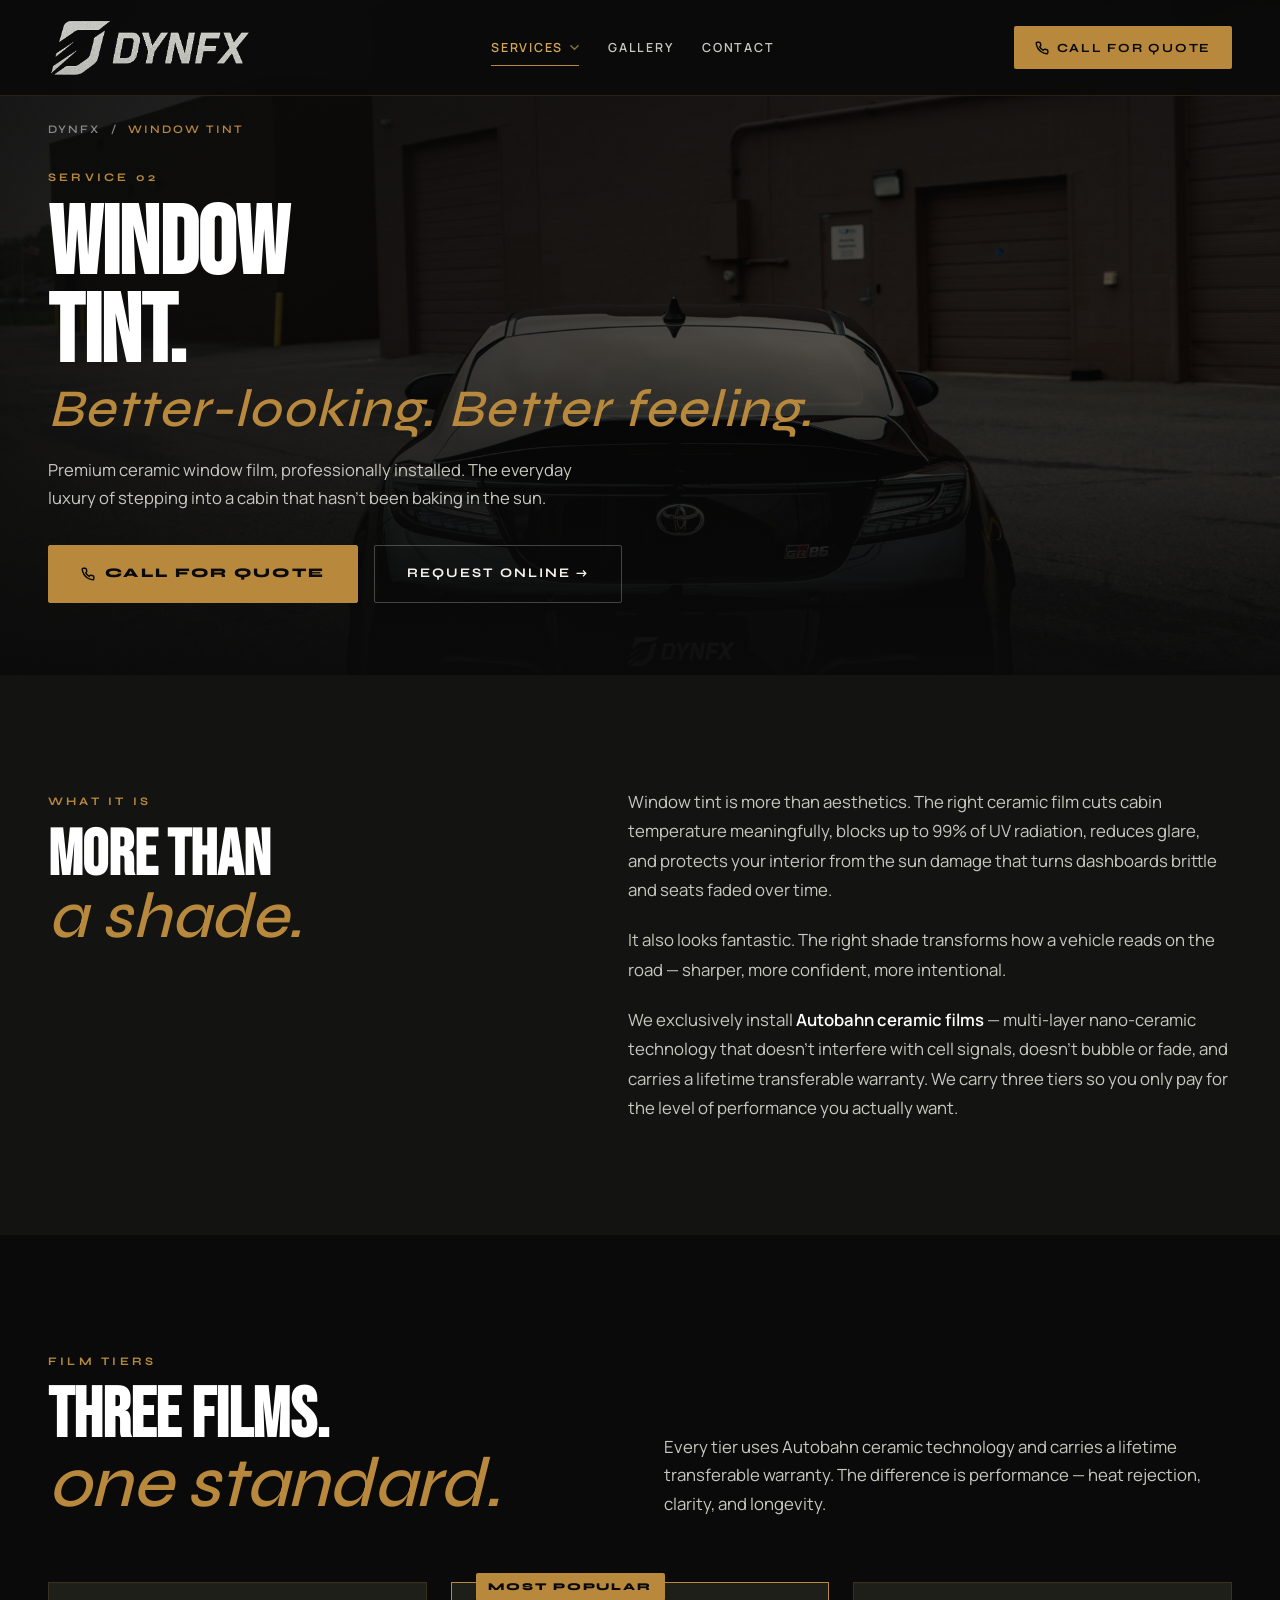
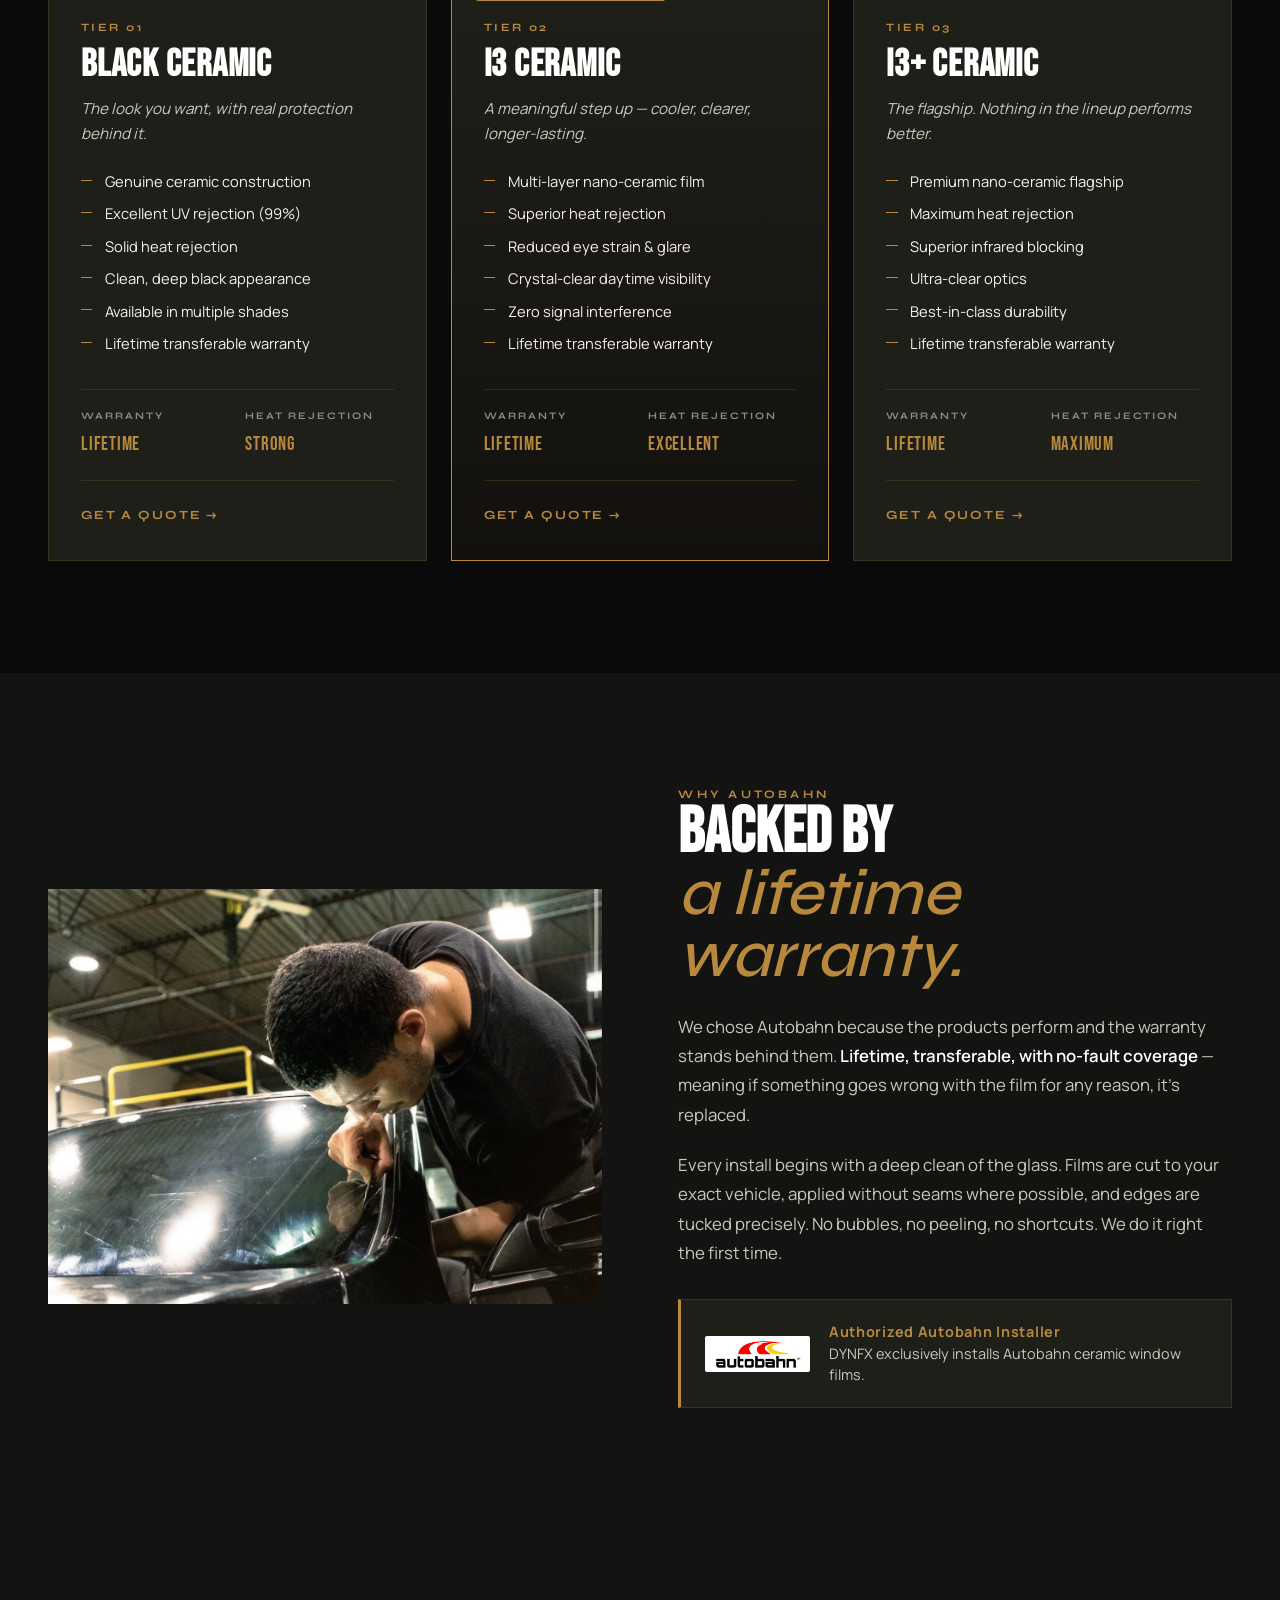
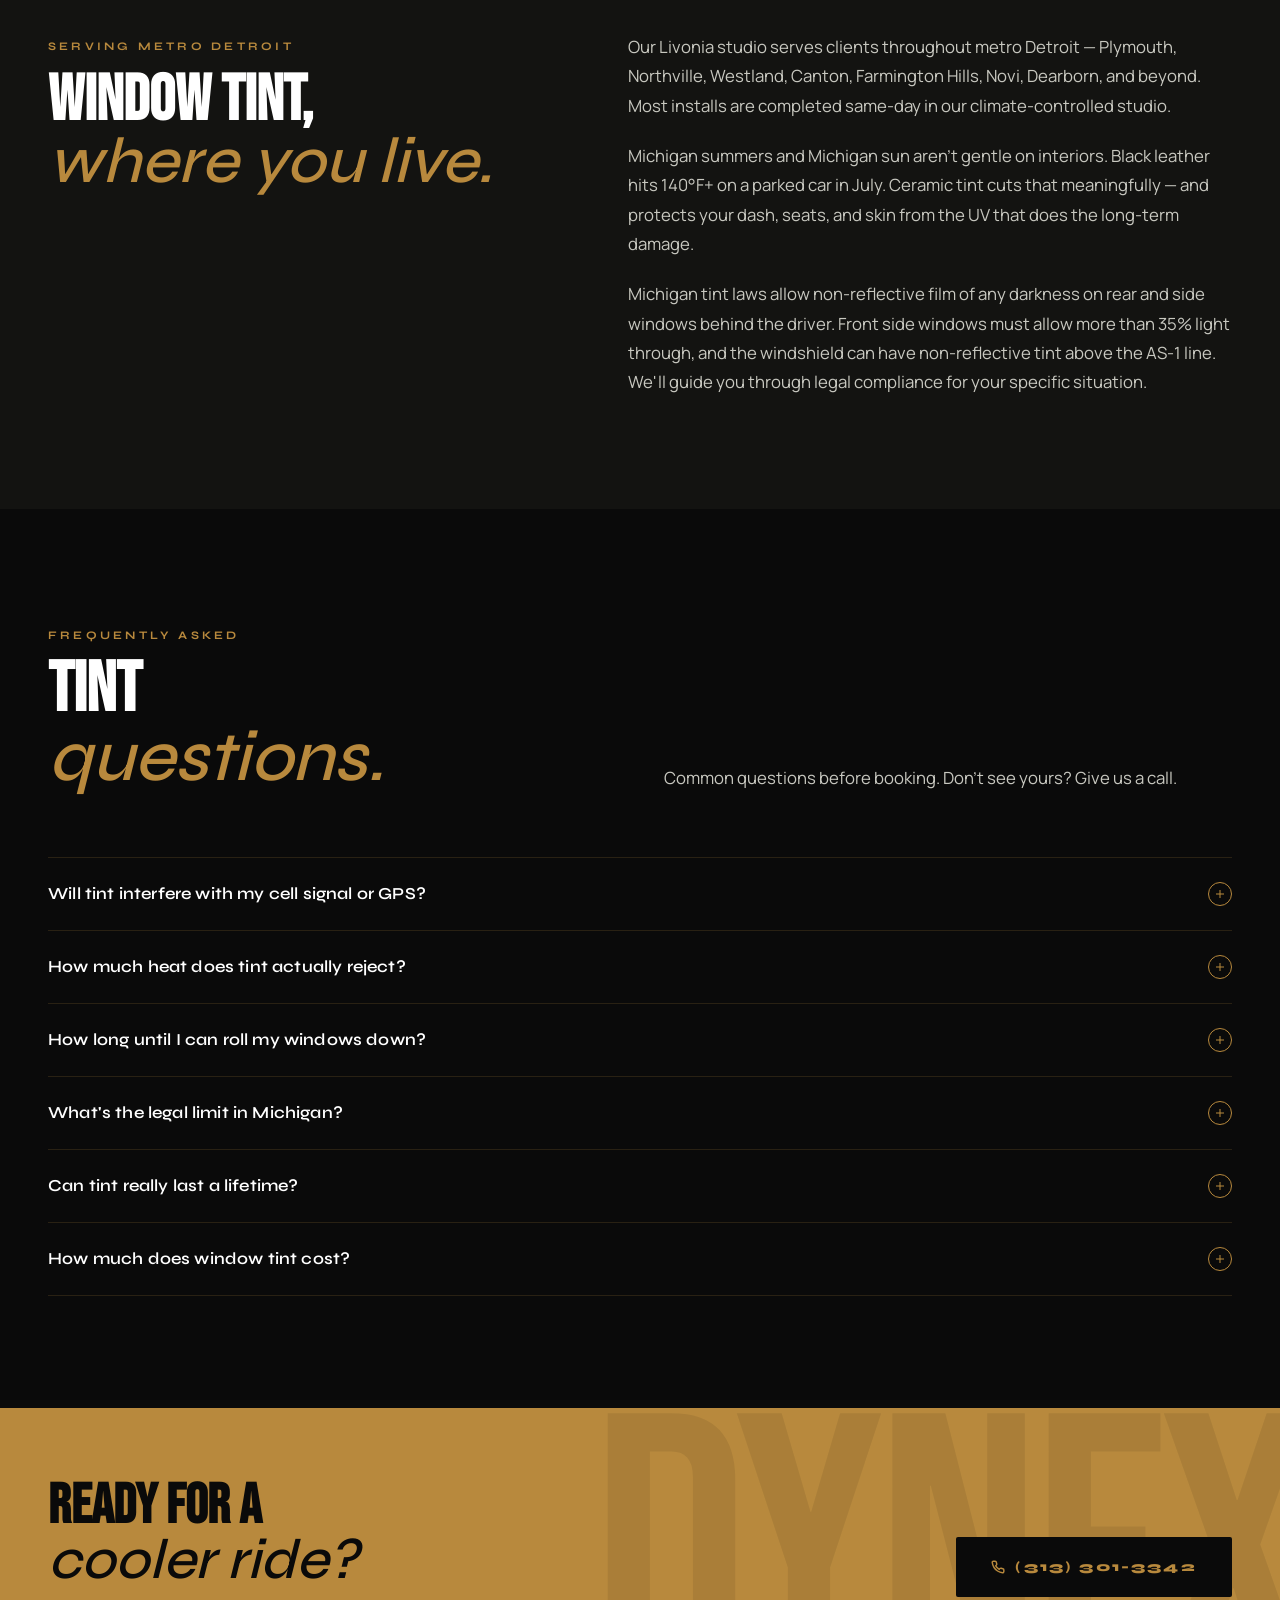
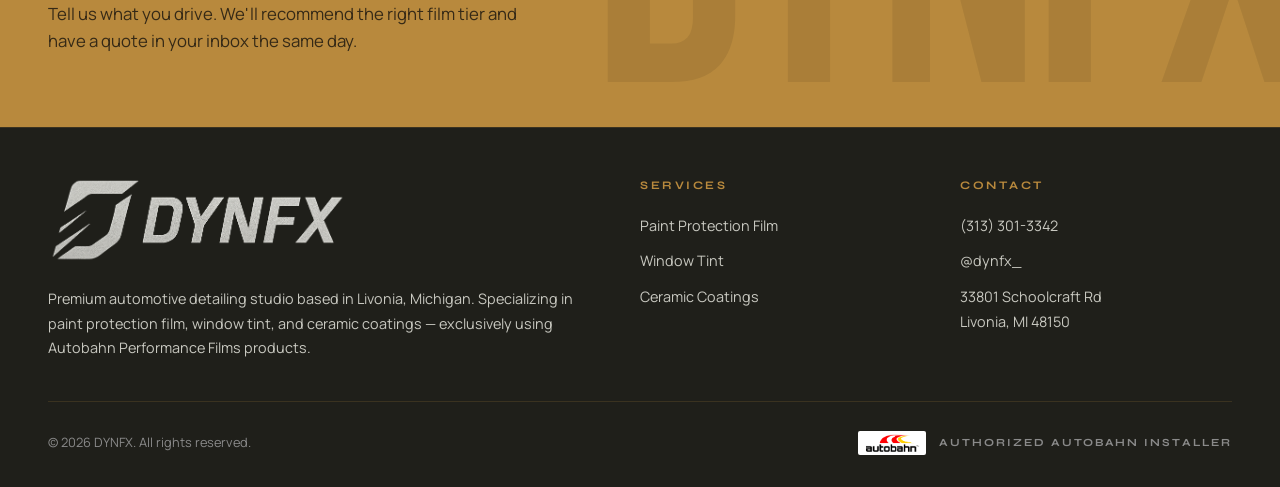
<file: window-tint.html>
<!DOCTYPE html>
<html lang="en">
<head>
<meta charset="UTF-8">
<meta name="viewport" content="width=device-width, initial-scale=1.0">
<title>Window Tint in Livonia, MI | Ceramic Window Film | DYNFX</title>
<meta name="description" content="Premium ceramic window tint installation in Livonia, Michigan. Authorized Autobahn installer offering Black Ceramic, i3, and i3+ films with lifetime transferable warranty.">
<meta name="keywords" content="window tint, ceramic tint, livonia, michigan, autobahn, black ceramic, i3 ceramic, window tint near me, automotive window film">
<link rel="canonical" href="https://dynfx.co/window-tint.html">

<meta property="og:type" content="website">
<meta property="og:title" content="Window Tint in Livonia, MI | DYNFX">
<meta property="og:description" content="Authorized Autobahn installer in Livonia. Premium ceramic window films with lifetime warranty.">
<meta property="og:url" content="https://dynfx.co/window-tint.html">
<meta property="og:image" content="https://dynfx.co/images/feat-amg-gt.jpg">

<script type="application/ld+json">
{
  "@context": "https://schema.org",
  "@type": "Service",
  "serviceType": "Automotive Window Tint Installation",
  "provider": {
    "@type": "AutomotiveBusiness",
    "name": "DYNFX",
    "telephone": "+1-313-301-3342",
    "address": {
      "@type": "PostalAddress",
      "streetAddress": "33801 Schoolcraft Rd",
      "addressLocality": "Livonia",
      "addressRegion": "MI",
      "postalCode": "48150",
      "addressCountry": "US"
    }
  },
  "areaServed": ["Livonia", "Plymouth", "Northville", "Westland", "Canton", "Farmington Hills", "Novi", "Dearborn"],
  "description": "Premium ceramic window tint installation using Autobahn Performance Films. Black Ceramic, i3, and i3+ tiers with lifetime transferable warranty."
}
</script>

<link rel="preconnect" href="https://fonts.googleapis.com">
<link rel="preconnect" href="https://fonts.gstatic.com" crossorigin>
<link href="https://fonts.googleapis.com/css2?family=Bebas+Neue&family=Manrope:wght@300;400;500;600;700;800&family=Syne:wght@500;700;800&display=swap" rel="stylesheet">
<link rel="stylesheet" href="shared.css">
<style>
  /* Services dropdown — inline backup to guarantee it works */
  .nav-services { position: relative !important; display: inline-flex !important; align-items: center !important; }
  .nav-services-trigger { display: inline-flex !important; align-items: center !important; gap: 0.45rem !important; cursor: pointer !important; }
  .nav-caret { transition: transform 0.25s ease !important; opacity: 0.65 !important; flex-shrink: 0 !important; }
  .nav-services:hover .nav-caret, .nav-services.open .nav-caret { transform: rotate(180deg) !important; opacity: 1 !important; }
  .nav-services-menu {
    position: absolute !important; top: 100% !important; left: -1rem !important; margin-top: 14px !important;
    background: #131311 !important; border: 1px solid rgba(184,137,61,0.18) !important;
    min-width: 240px !important; padding: 0.4rem 0 !important;
    display: none !important; flex-direction: column !important;
    z-index: 100 !important; box-shadow: 0 18px 40px rgba(0,0,0,0.55) !important;
  }
  .nav-services-menu::before { content: '' !important; position: absolute !important; top: -14px !important; left: 0 !important; right: 0 !important; height: 14px !important; }
  .nav-services:hover .nav-services-menu, .nav-services.open .nav-services-menu { display: flex !important; }
  .nav-services-menu a {
    font-size: 0.72rem !important; padding: 0.75rem 1.25rem !important;
    letter-spacing: 0.14em !important; text-transform: uppercase !important;
    white-space: nowrap !important; border-left: 2px solid transparent !important;
    transition: all 0.2s ease !important;
  }
  .nav-services-menu a:hover, .nav-services-menu a.dropdown-active {
    background: #1a1a17 !important; border-left-color: #b8893d !important; color: #d4a855 !important;
  }
  .nav-services-menu a::after { display: none !important; }
  @media (max-width: 700px) {
    .nav-services { flex-direction: column !important; align-items: center !important; gap: 1rem !important; }
    .nav-services-trigger { font-size: 1.15rem !important; }
    .nav-services-trigger .nav-caret { display: none !important; }
    .nav-services-menu {
      position: static !important; display: flex !important; flex-direction: column !important;
      background: transparent !important; border: none !important; box-shadow: none !important;
      padding: 0 !important; min-width: 0 !important; margin-top: 0 !important; gap: 0.85rem !important; align-items: center !important;
    }
    .nav-services-menu::before { display: none !important; }
    .nav-services-menu a { border-left: none !important; padding: 0 !important; text-align: center !important; font-size: 0.92rem !important; letter-spacing: 0.08em !important; color: #8a8a8a !important; }
    .nav-services-menu a:hover, .nav-services-menu a.dropdown-active { background: transparent !important; color: #d4a855 !important; }
  }
</style>
</head>
<body>

<header class="site-header" id="header">
  <div class="header-inner">
    <a href="/" class="brand"><img src="images/logo-dynfx-transparent.png" alt="DYNFX"></a>
    <nav class="nav" id="nav">
      <div class="nav-services">
        <a href="/#services" class="nav-services-trigger active">
          Services
          <svg class="nav-caret" width="9" height="9" viewBox="0 0 10 10" aria-hidden="true"><path d="M1 3l4 4 4-4" stroke="currentColor" stroke-width="1.6" fill="none" stroke-linecap="round"/></svg>
        </a>
        <div class="nav-services-menu">
          <a href="/#services">All Services</a>
          <a href="paint-protection-film.html">Paint Protection Film</a>
          <a href="window-tint.html" class="dropdown-active">Window Tint</a>
          <a href="ceramic-coatings.html">Ceramic Coatings</a>
        </div>
      </div>
      <a href="/#gallery">Gallery</a>
      <a href="/#contact">Contact</a>
    </nav>
    <a href="tel:+13133013342" class="btn-quote-header">
      <svg width="14" height="14" viewBox="0 0 24 24" fill="none" stroke="currentColor" stroke-width="2.5"><path d="M22 16.92v3a2 2 0 0 1-2.18 2 19.79 19.79 0 0 1-8.63-3.07 19.5 19.5 0 0 1-6-6 19.79 19.79 0 0 1-3.07-8.67A2 2 0 0 1 4.11 2h3a2 2 0 0 1 2 1.72 12.84 12.84 0 0 0 .7 2.81 2 2 0 0 1-.45 2.11L8.09 9.91a16 16 0 0 0 6 6l1.27-1.27a2 2 0 0 1 2.11-.45 12.84 12.84 0 0 0 2.81.7A2 2 0 0 1 22 16.92z"/></svg>
      Call for Quote
    </a>
    <button class="menu-toggle" id="menuToggle" aria-label="Toggle menu"><span></span><span></span><span></span></button>
  </div>
</header>

<section class="page-hero">
  <div class="page-hero-image">
    <img src="images/feat-amg-gt.jpg" alt="Toyota GR86 with ceramic window tint installed at DYNFX Livonia">
  </div>
  <div class="page-hero-content">
    <div class="breadcrumb"><a href="/">DYNFX</a> &nbsp;/&nbsp; <span>Window Tint</span></div>
    <div class="eyebrow">Service 02</div>
    <h1>Window<br>Tint.<span class="italic">Better-looking. Better feeling.</span></h1>
    <p class="lead">Premium ceramic window film, professionally installed. The everyday luxury of stepping into a cabin that hasn't been baking in the sun.</p>
    <div class="page-hero-cta">
      <a href="tel:+13133013342" class="btn-primary">
        <svg width="14" height="14" viewBox="0 0 24 24" fill="none" stroke="currentColor" stroke-width="2.5"><path d="M22 16.92v3a2 2 0 0 1-2.18 2 19.79 19.79 0 0 1-8.63-3.07 19.5 19.5 0 0 1-6-6 19.79 19.79 0 0 1-3.07-8.67A2 2 0 0 1 4.11 2h3a2 2 0 0 1 2 1.72 12.84 12.84 0 0 0 .7 2.81 2 2 0 0 1-.45 2.11L8.09 9.91a16 16 0 0 0 6 6l1.27-1.27a2 2 0 0 1 2.11-.45 12.84 12.84 0 0 0 2.81.7A2 2 0 0 1 22 16.92z"/></svg>
        Call for Quote
      </a>
      <a href="/#contact" class="btn-secondary">Request Online →</a>
    </div>
  </div>
</section>

<section class="content-section">
  <div class="container">
    <div class="content-split">
      <div class="content-left reveal">
        <div class="eyebrow">What it is</div>
        <h2>More than<br><span class="italic">a shade.</span></h2>
      </div>
      <div class="content-right reveal">
        <p>Window tint is more than aesthetics. The right ceramic film cuts cabin temperature meaningfully, blocks up to 99% of UV radiation, reduces glare, and protects your interior from the sun damage that turns dashboards brittle and seats faded over time.</p>
        <p>It also looks fantastic. The right shade transforms how a vehicle reads on the road — sharper, more confident, more intentional.</p>
        <p>We exclusively install <strong>Autobahn ceramic films</strong> — multi-layer nano-ceramic technology that doesn't interfere with cell signals, doesn't bubble or fade, and carries a lifetime transferable warranty. We carry three tiers so you only pay for the level of performance you actually want.</p>
      </div>
    </div>
  </div>
</section>

<section class="tiers-section">
  <div class="container">
    <div class="section-head reveal">
      <div class="title">
        <div class="eyebrow">Film Tiers</div>
        <h2>Three films.<br><span class="italic">one standard.</span></h2>
      </div>
      <div class="sub">Every tier uses Autobahn ceramic technology and carries a lifetime transferable warranty. The difference is performance — heat rejection, clarity, and longevity.</div>
    </div>

    <div class="tiers-grid">
      <article class="tier-card reveal">
        <div class="tier-tag">Tier 01</div>
        <h3>Black Ceramic</h3>
        <p class="tier-desc">The look you want, with real protection behind it.</p>
        <ul class="tier-features">
          <li>Genuine ceramic construction</li>
          <li>Excellent UV rejection (99%)</li>
          <li>Solid heat rejection</li>
          <li>Clean, deep black appearance</li>
          <li>Available in multiple shades</li>
          <li>Lifetime transferable warranty</li>
        </ul>
        <div class="tier-meta">
          <div><span class="tier-meta-label">Warranty</span><span class="tier-meta-val">Lifetime</span></div>
          <div><span class="tier-meta-label">Heat Rejection</span><span class="tier-meta-val">Strong</span></div>
        </div>
        <a href="tel:+13133013342" class="tier-cta">Get a Quote →</a>
      </article>

      <article class="tier-card featured reveal">
        <div class="tier-badge">Most Popular</div>
        <div class="tier-tag">Tier 02</div>
        <h3>i3 Ceramic</h3>
        <p class="tier-desc">A meaningful step up — cooler, clearer, longer-lasting.</p>
        <ul class="tier-features">
          <li>Multi-layer nano-ceramic film</li>
          <li>Superior heat rejection</li>
          <li>Reduced eye strain & glare</li>
          <li>Crystal-clear daytime visibility</li>
          <li>Zero signal interference</li>
          <li>Lifetime transferable warranty</li>
        </ul>
        <div class="tier-meta">
          <div><span class="tier-meta-label">Warranty</span><span class="tier-meta-val">Lifetime</span></div>
          <div><span class="tier-meta-label">Heat Rejection</span><span class="tier-meta-val">Excellent</span></div>
        </div>
        <a href="tel:+13133013342" class="tier-cta">Get a Quote →</a>
      </article>

      <article class="tier-card reveal">
        <div class="tier-tag">Tier 03</div>
        <h3>i3+ Ceramic</h3>
        <p class="tier-desc">The flagship. Nothing in the lineup performs better.</p>
        <ul class="tier-features">
          <li>Premium nano-ceramic flagship</li>
          <li>Maximum heat rejection</li>
          <li>Superior infrared blocking</li>
          <li>Ultra-clear optics</li>
          <li>Best-in-class durability</li>
          <li>Lifetime transferable warranty</li>
        </ul>
        <div class="tier-meta">
          <div><span class="tier-meta-label">Warranty</span><span class="tier-meta-val">Lifetime</span></div>
          <div><span class="tier-meta-label">Heat Rejection</span><span class="tier-meta-val">Maximum</span></div>
        </div>
        <a href="tel:+13133013342" class="tier-cta">Get a Quote →</a>
      </article>
    </div>
  </div>
</section>

<section class="why-section">
  <div class="container">
    <div class="why-grid">
      <div class="why-image reveal">
        <img src="images/muath-window-tint.jpg" alt="Ceramic window tint install at DYNFX — cut to the glass, not from a template">
      </div>
      <div class="why-content reveal">
        <div class="eyebrow">Why Autobahn</div>
        <h2>Backed by<br><span class="italic">a lifetime warranty.</span></h2>
        <p>We chose Autobahn because the products perform and the warranty stands behind them. <strong>Lifetime, transferable, with no-fault coverage</strong> — meaning if something goes wrong with the film for any reason, it's replaced.</p>
        <p>Every install begins with a deep clean of the glass. Films are cut to your exact vehicle, applied without seams where possible, and edges are tucked precisely. No bubbles, no peeling, no shortcuts. We do it right the first time.</p>
        <div class="autobahn-credit">
          <img src="images/logo-autobahn.png" alt="Autobahn Performance Films">
          <div class="autobahn-credit-text">
            <strong>Authorized Autobahn Installer</strong>
            DYNFX exclusively installs Autobahn ceramic window films.
          </div>
        </div>
      </div>
    </div>
  </div>
</section>

<section class="local-section">
  <div class="container">
    <div class="content-split">
      <div class="content-left reveal">
        <div class="eyebrow">Serving Metro Detroit</div>
        <h2>Window Tint,<br><span class="italic">where you live.</span></h2>
      </div>
      <div class="content-right reveal">
        <p>Our Livonia studio serves clients throughout metro Detroit — Plymouth, Northville, Westland, Canton, Farmington Hills, Novi, Dearborn, and beyond. Most installs are completed same-day in our climate-controlled studio.</p>
        <p>Michigan summers and Michigan sun aren't gentle on interiors. Black leather hits 140°F+ on a parked car in July. Ceramic tint cuts that meaningfully — and protects your dash, seats, and skin from the UV that does the long-term damage.</p>
        <p>Michigan tint laws allow non-reflective film of any darkness on rear and side windows behind the driver. Front side windows must allow more than 35% light through, and the windshield can have non-reflective tint above the AS-1 line. We'll guide you through legal compliance for your specific situation.</p>
      </div>
    </div>
  </div>
</section>

<section class="faq-section">
  <div class="container">
    <div class="section-head reveal">
      <div class="title">
        <div class="eyebrow">Frequently Asked</div>
        <h2>Tint<br><span class="italic">questions.</span></h2>
      </div>
      <div class="sub">Common questions before booking. Don't see yours? Give us a call.</div>
    </div>
    <div class="faq">
      <div class="faq-item">
        <button class="faq-q">Will tint interfere with my cell signal or GPS?<span class="plus"></span></button>
        <div class="faq-a"><div class="faq-a-inner">Not with our films. Older metallic films could interfere with cellular and GPS signals — that was a real problem 15 years ago. Modern Autobahn ceramic films use nano-ceramic technology with zero metal content, so signals pass through completely uninterrupted.</div></div>
      </div>
      <div class="faq-item">
        <button class="faq-q">How much heat does tint actually reject?<span class="plus"></span></button>
        <div class="faq-a"><div class="faq-a-inner">Depending on the tier, our films reject between 50% and 80%+ of total solar energy. Cabin temperatures drop noticeably, and the difference is most felt on hot summer days when the sun's beating directly on the dashboard. Higher tiers reject more infrared (the heat-carrying portion of sunlight) while staying optically clear.</div></div>
      </div>
      <div class="faq-item">
        <button class="faq-q">How long until I can roll my windows down?<span class="plus"></span></button>
        <div class="faq-a"><div class="faq-a-inner">Window tint takes 3–5 days to fully cure, depending on weather. We'll tell you exactly when you can roll down your windows after install. During this time, water bubbles between the glass and film are normal — they're just adhesive curing and will disappear.</div></div>
      </div>
      <div class="faq-item">
        <button class="faq-q">What's the legal limit in Michigan?<span class="plus"></span></button>
        <div class="faq-a"><div class="faq-a-inner">In Michigan, front side windows must allow more than 35% of light through (35% VLT). Rear and back side windows can be any darkness. Windshield can have non-reflective tint above the AS-1 line. We'll quote tint that meets your goals while keeping you legal.</div></div>
      </div>
      <div class="faq-item">
        <button class="faq-q">Can tint really last a lifetime?<span class="plus"></span></button>
        <div class="faq-a"><div class="faq-a-inner">With Autobahn's warranty, yes. The warranty covers fading, peeling, bubbling, color change, and adhesive failure for as long as you own the vehicle — and it's transferable to the next owner. Lower-quality films from cheaper installers fade and bubble within a few years; ours don't.</div></div>
      </div>
      <div class="faq-item">
        <button class="faq-q">How much does window tint cost?<span class="plus"></span></button>
        <div class="faq-a"><div class="faq-a-inner">Cost depends on the vehicle, the windows being tinted, and the film tier. We don't publish prices because every job is different — but we quote quickly. Tell us your year, make, model, and which windows you want done. Most quotes come back the same day.</div></div>
      </div>
    </div>
  </div>
</section>

<section class="cta-banner">
  <div class="container">
    <div class="cta-banner-inner">
      <div>
        <h3>Ready for a<br><span class="italic">cooler ride?</span></h3>
        <p>Tell us what you drive. We'll recommend the right film tier and have a quote in your inbox the same day.</p>
      </div>
      <a href="tel:+13133013342" class="btn-banner">
        <svg width="14" height="14" viewBox="0 0 24 24" fill="none" stroke="currentColor" stroke-width="2.5"><path d="M22 16.92v3a2 2 0 0 1-2.18 2 19.79 19.79 0 0 1-8.63-3.07 19.5 19.5 0 0 1-6-6 19.79 19.79 0 0 1-3.07-8.67A2 2 0 0 1 4.11 2h3a2 2 0 0 1 2 1.72 12.84 12.84 0 0 0 .7 2.81 2 2 0 0 1-.45 2.11L8.09 9.91a16 16 0 0 0 6 6l1.27-1.27a2 2 0 0 1 2.11-.45 12.84 12.84 0 0 0 2.81.7A2 2 0 0 1 22 16.92z"/></svg>
        (313) 301-3342
      </a>
    </div>
  </div>
</section>

<footer>
  <div class="container">
    <div class="footer-inner">
      <div>
        <div class="footer-brand"><img src="images/logo-dynfx-transparent.png" alt="DYNFX"></div>
        <p>Premium automotive detailing studio based in Livonia, Michigan. Specializing in paint protection film, window tint, and ceramic coatings — exclusively using Autobahn Performance Films products.</p>
      </div>
      <div>
        <h4>Services</h4>
        <ul class="footer-links">
          <li><a href="paint-protection-film.html">Paint Protection Film</a></li>
          <li><a href="window-tint.html">Window Tint</a></li>
          <li><a href="ceramic-coatings.html">Ceramic Coatings</a></li>
        </ul>
      </div>
      <div>
        <h4>Contact</h4>
        <ul class="footer-links">
          <li><a href="tel:+13133013342">(313) 301-3342</a></li>
          <li><a href="https://instagram.com/dynfx_" target="_blank" rel="noopener">@dynfx_</a></li>
          <li><a href="https://maps.app.goo.gl/">33801 Schoolcraft Rd<br>Livonia, MI 48150</a></li>
        </ul>
      </div>
    </div>
    <div class="footer-bottom">
      <p>© 2026 DYNFX. All rights reserved.</p>
      <div class="authorized">
        <img src="images/logo-autobahn.png" alt="Autobahn Performance Films">
        <span>Authorized Autobahn Installer</span>
      </div>
    </div>
  </div>
</footer>

<a href="tel:+13133013342" class="sticky-call">
  <svg viewBox="0 0 24 24" fill="none" stroke="currentColor" stroke-width="2.5"><path d="M22 16.92v3a2 2 0 0 1-2.18 2 19.79 19.79 0 0 1-8.63-3.07 19.5 19.5 0 0 1-6-6 19.79 19.79 0 0 1-3.07-8.67A2 2 0 0 1 4.11 2h3a2 2 0 0 1 2 1.72 12.84 12.84 0 0 0 .7 2.81 2 2 0 0 1-.45 2.11L8.09 9.91a16 16 0 0 0 6 6l1.27-1.27a2 2 0 0 1 2.11-.45 12.84 12.84 0 0 0 2.81.7A2 2 0 0 1 22 16.92z"/></svg>
  Call
</a>

<script src="shared.js"></script>
</body>
</html>
</file>
<file: shared.css>
/* ================================
   DYNFX Service Pages - Shared CSS
   Extends the main site aesthetic for individual service pages.
   ================================ */

:root {
  --black: #0a0a0a;
  --near-black: #131311;
  --card-bg: #1f1f1a;
  --card-bg-2: #1a1a17;
  --gold: #b8893d;
  --gold-bright: #d4a855;
  --cream: #f5f2ec;
  --white: #ffffff;
  --mid: #8a8a8a;
  --light-gray: #c8c8c0;
  --line: rgba(184, 137, 61, 0.18);

  --f-display: 'Bebas Neue', sans-serif;
  --f-accent: 'Syne', sans-serif;
  --f-body: 'Manrope', system-ui, sans-serif;

  --max: 1440px;
  --pad: clamp(1.25rem, 4vw, 3rem);
}

*, *::before, *::after { box-sizing: border-box; margin: 0; padding: 0; }
html { scroll-behavior: smooth; -webkit-text-size-adjust: 100%; }
body {
  font-family: var(--f-body);
  background: var(--black);
  color: var(--cream);
  line-height: 1.6;
  overflow-x: hidden;
  -webkit-font-smoothing: antialiased;
}
img { max-width: 100%; display: block; }
a { color: inherit; text-decoration: none; }

.container { max-width: var(--max); margin: 0 auto; padding: 0 var(--pad); }

.eyebrow {
  font-family: var(--f-accent);
  font-weight: 700;
  font-size: 0.72rem;
  letter-spacing: 0.28em;
  text-transform: uppercase;
  color: var(--gold);
}

/* ============ HEADER ============ */
.site-header {
  position: fixed; top: 0; left: 0; right: 0;
  z-index: 100;
  padding: 1.1rem var(--pad);
  backdrop-filter: blur(16px);
  -webkit-backdrop-filter: blur(16px);
  background: rgba(10, 10, 10, 0.92);
  border-bottom: 1px solid var(--line);
  transition: all 0.3s;
}
.site-header.scrolled { padding: 0.7rem var(--pad); }
.header-inner {
  max-width: var(--max);
  margin: 0 auto;
  display: flex;
  align-items: center;
  justify-content: space-between;
  gap: 2rem;
}
.brand { display: inline-flex; align-items: center; height: 60px; }
.brand img { height: 100%; width: auto; transition: height 0.3s; }
.site-header.scrolled .brand { height: 48px; }
.nav { display: flex; gap: 1.8rem; align-items: center; }
.nav a {
  font-size: 0.78rem;
  font-weight: 600;
  letter-spacing: 0.14em;
  text-transform: uppercase;
  color: var(--light-gray);
  transition: color 0.2s;
}
.nav a:hover, .nav a.active { color: var(--gold-bright); }
.nav a.active { position: relative; }
.nav a.active::after {
  content: '';
  position: absolute;
  bottom: -8px; left: 0; right: 0;
  height: 1px; background: var(--gold);
}

/* Services dropdown */
.nav-services { position: relative; display: inline-flex; align-items: center; }
.nav-services-trigger {
  display: inline-flex !important;
  align-items: center;
  gap: 0.45rem;
  cursor: pointer;
}
.nav-caret {
  transition: transform 0.25s ease;
  opacity: 0.65;
  flex-shrink: 0;
}
.nav-services:hover .nav-caret,
.nav-services.open .nav-caret { transform: rotate(180deg); opacity: 1; }
.nav .nav-services-menu {
  position: absolute !important;
  top: 100%;
  left: -1rem;
  margin-top: 14px;
  background: var(--near-black);
  border: 1px solid var(--line);
  min-width: 240px;
  padding: 0.4rem 0;
  display: none !important;
  flex-direction: column;
  z-index: 100;
  box-shadow: 0 18px 40px rgba(0,0,0,0.55);
}
.nav-services-menu::before {
  content: '';
  position: absolute;
  top: -14px; left: 0; right: 0;
  height: 14px;
}
.nav .nav-services:hover .nav-services-menu,
.nav .nav-services.open .nav-services-menu { display: flex !important; }
.nav-services-menu a {
  font-size: 0.72rem !important;
  padding: 0.75rem 1.25rem !important;
  letter-spacing: 0.14em;
  text-transform: uppercase;
  white-space: nowrap;
  border-left: 2px solid transparent;
  transition: all 0.2s ease;
}
.nav-services-menu a:hover {
  background: var(--card-bg-2);
  border-left-color: var(--gold);
  color: var(--gold-bright) !important;
}
.nav-services-menu a.dropdown-active {
  background: var(--card-bg-2);
  border-left-color: var(--gold);
  color: var(--gold-bright) !important;
}
.nav-services-menu a::after { display: none !important; }

.btn-quote-header {
  display: inline-flex;
  align-items: center;
  gap: 0.5rem;
  padding: 0.7rem 1.3rem;
  background: var(--gold);
  color: var(--black);
  font-family: var(--f-accent);
  font-size: 0.78rem;
  font-weight: 700;
  letter-spacing: 0.14em;
  text-transform: uppercase;
  border-radius: 2px;
  transition: all 0.25s;
}
.btn-quote-header:hover {
  background: var(--gold-bright);
  transform: translateY(-1px);
  box-shadow: 0 8px 24px rgba(184, 137, 61, 0.3);
}

.menu-toggle {
  display: none; background: none; border: none;
  width: 30px; height: 24px; position: relative; cursor: pointer;
}
.menu-toggle span { position: absolute; left: 0; width: 100%; height: 2px; background: var(--cream); transition: 0.3s; }
.menu-toggle span:nth-child(1) { top: 3px; }
.menu-toggle span:nth-child(2) { top: 11px; }
.menu-toggle span:nth-child(3) { top: 19px; }
.menu-toggle.open span:nth-child(1) { top: 11px; transform: rotate(45deg); }
.menu-toggle.open span:nth-child(2) { opacity: 0; }
.menu-toggle.open span:nth-child(3) { top: 11px; transform: rotate(-45deg); }

/* ============ PAGE HERO ============ */
.page-hero {
  position: relative;
  min-height: 75vh;
  display: flex;
  align-items: center;
  overflow: hidden;
  padding-top: 7rem;
  padding-bottom: 4rem;
}
.page-hero-image {
  position: absolute; inset: 0; z-index: 0;
}
.page-hero-image img {
  width: 100%; height: 100%;
  object-fit: cover;
  object-position: center;
  filter: brightness(0.55) contrast(1.05);
}
.page-hero-image::after {
  content: '';
  position: absolute; inset: 0;
  background:
    linear-gradient(180deg, rgba(10,10,10,0.7) 0%, rgba(10,10,10,0.4) 50%, rgba(10,10,10,0.95) 100%),
    linear-gradient(90deg, rgba(10,10,10,0.75) 0%, transparent 65%);
}
.page-hero-content {
  position: relative; z-index: 2;
  max-width: var(--max);
  margin: 0 auto;
  padding: 0 var(--pad);
  width: 100%;
}
.breadcrumb {
  font-family: var(--f-accent);
  font-size: 0.72rem;
  font-weight: 600;
  letter-spacing: 0.18em;
  text-transform: uppercase;
  color: var(--mid);
  margin-bottom: 1.5rem;
}
.breadcrumb a:hover { color: var(--gold-bright); }
.breadcrumb span { color: var(--gold); }
.page-hero .eyebrow { display: inline-block; margin-bottom: 1rem; }
.page-hero h1 {
  font-family: var(--f-display);
  font-size: clamp(3rem, 8vw, 6rem);
  line-height: 0.92;
  letter-spacing: -0.005em;
  color: var(--white);
  margin-bottom: 1.4rem;
  text-transform: uppercase;
}
.page-hero h1 .italic {
  display: block;
  color: var(--gold);
  font-style: italic;
  font-family: var(--f-accent);
  font-size: 0.55em;
  font-weight: 500;
  letter-spacing: 0.02em;
  text-transform: none;
  margin-top: 0.4rem;
}
.lead {
  max-width: 56ch;
  font-size: clamp(1rem, 1.3vw, 1.15rem);
  color: var(--light-gray);
  margin-bottom: 2rem;
  line-height: 1.7;
}
.page-hero-cta { display: flex; gap: 1rem; flex-wrap: wrap; }

/* ============ BUTTONS ============ */
.btn-primary {
  display: inline-flex;
  align-items: center;
  gap: 0.65rem;
  padding: 1.1rem 2rem;
  background: var(--gold);
  color: var(--black);
  font-family: var(--f-accent);
  font-size: 0.82rem;
  font-weight: 800;
  letter-spacing: 0.16em;
  text-transform: uppercase;
  border-radius: 2px;
  transition: all 0.25s;
  border: 1px solid var(--gold);
}
.btn-primary:hover {
  background: var(--gold-bright);
  transform: translateY(-2px);
  box-shadow: 0 12px 32px rgba(184, 137, 61, 0.35);
}
.btn-secondary {
  display: inline-flex;
  align-items: center;
  gap: 0.65rem;
  padding: 1.1rem 2rem;
  background: transparent;
  color: var(--cream);
  font-family: var(--f-accent);
  font-size: 0.82rem;
  font-weight: 700;
  letter-spacing: 0.16em;
  text-transform: uppercase;
  border: 1px solid rgba(245, 242, 236, 0.25);
  border-radius: 2px;
  transition: all 0.25s;
}
.btn-secondary:hover {
  border-color: var(--gold);
  color: var(--gold-bright);
}

/* ============ SECTIONS ============ */
section { padding: clamp(4rem, 9vw, 7rem) 0; }
.section-head {
  display: grid;
  grid-template-columns: 1fr 1fr;
  gap: 3rem;
  align-items: end;
  margin-bottom: clamp(2.5rem, 5vw, 4rem);
}
.section-head .title h2 {
  font-family: var(--f-display);
  font-size: clamp(2.2rem, 5.5vw, 4.5rem);
  line-height: 0.95;
  color: var(--white);
  text-transform: uppercase;
}
.section-head .title h2 .italic {
  font-family: var(--f-accent);
  font-style: italic;
  font-weight: 500;
  color: var(--gold);
  text-transform: none;
  letter-spacing: -0.01em;
}
.section-head .eyebrow { margin-bottom: 0.8rem; display: inline-block; }
.section-head .sub { color: var(--light-gray); font-size: 1.05rem; line-height: 1.7; }

/* Content split (intro & local sections) */
.content-section { background: var(--near-black); }
.content-split {
  display: grid;
  grid-template-columns: 1fr 1.2fr;
  gap: clamp(2rem, 6vw, 5rem);
  align-items: start;
}
.content-left h2 {
  font-family: var(--f-display);
  font-size: clamp(2.2rem, 5vw, 4rem);
  line-height: 0.95;
  color: var(--white);
  text-transform: uppercase;
}
.content-left h2 .italic {
  font-family: var(--f-accent);
  font-style: italic;
  font-weight: 500;
  color: var(--gold);
  text-transform: none;
}
.content-left .eyebrow { display: inline-block; margin-bottom: 1rem; }
.content-right p {
  color: var(--light-gray);
  font-size: 1.05rem;
  line-height: 1.75;
  margin-bottom: 1.3rem;
}
.content-right p strong { color: var(--white); font-weight: 600; }
.content-right p:last-child { margin-bottom: 0; }

/* Local section */
.local-section { background: var(--near-black); }

/* ============ TIERS ============ */
.tiers-section { background: var(--black); }
.tiers-grid {
  display: grid;
  grid-template-columns: repeat(3, 1fr);
  gap: 1.5rem;
}
.tier-card {
  position: relative;
  background: var(--card-bg);
  border: 1px solid var(--line);
  padding: 2.2rem 2rem;
  display: flex;
  flex-direction: column;
  transition: all 0.3s;
}
.tier-card:hover {
  border-color: rgba(184, 137, 61, 0.5);
  transform: translateY(-3px);
}
.tier-card.featured {
  border-color: var(--gold);
  background: linear-gradient(180deg, var(--card-bg) 0%, rgba(184, 137, 61, 0.05) 100%);
}
.tier-badge {
  position: absolute;
  top: -10px; left: 1.5rem;
  background: var(--gold);
  color: var(--black);
  font-family: var(--f-accent);
  font-size: 0.65rem;
  font-weight: 800;
  letter-spacing: 0.18em;
  text-transform: uppercase;
  padding: 0.35rem 0.8rem;
  border-radius: 2px;
}
.tier-tag {
  font-family: var(--f-accent);
  font-size: 0.7rem;
  font-weight: 700;
  letter-spacing: 0.22em;
  text-transform: uppercase;
  color: var(--gold);
  margin-bottom: 0.6rem;
}
.tier-card h3 {
  font-family: var(--f-display);
  font-size: 2.4rem;
  line-height: 1;
  color: var(--white);
  margin-bottom: 0.8rem;
  text-transform: uppercase;
  letter-spacing: 0.02em;
}
.tier-desc {
  color: var(--light-gray);
  font-size: 0.95rem;
  margin-bottom: 1.5rem;
  font-style: italic;
}
.tier-features {
  list-style: none;
  margin-bottom: 1.5rem;
  flex: 1;
}
.tier-features li {
  position: relative;
  padding-left: 1.5rem;
  font-size: 0.92rem;
  color: var(--cream);
  margin-bottom: 0.65rem;
  line-height: 1.5;
}
.tier-features li::before {
  content: '';
  position: absolute;
  left: 0; top: 0.6rem;
  width: 0.7rem; height: 1px;
  background: var(--gold);
}
.tier-meta {
  display: grid;
  grid-template-columns: 1fr 1fr;
  gap: 1rem;
  padding: 1.2rem 0;
  border-top: 1px solid var(--line);
  border-bottom: 1px solid var(--line);
  margin-bottom: 1.5rem;
}
.tier-meta-label {
  display: block;
  font-family: var(--f-accent);
  font-size: 0.62rem;
  font-weight: 700;
  letter-spacing: 0.2em;
  text-transform: uppercase;
  color: var(--mid);
  margin-bottom: 0.3rem;
}
.tier-meta-val {
  font-family: var(--f-display);
  font-size: 1.2rem;
  letter-spacing: 0.04em;
  color: var(--gold);
}
.tier-cta {
  display: inline-flex;
  align-items: center;
  gap: 0.5rem;
  font-family: var(--f-accent);
  font-size: 0.78rem;
  font-weight: 700;
  letter-spacing: 0.15em;
  text-transform: uppercase;
  color: var(--gold);
  transition: gap 0.3s;
}
.tier-cta:hover { gap: 0.9rem; color: var(--gold-bright); }

/* ============ WHY SECTION ============ */
.why-section { background: var(--near-black); }
.why-grid {
  display: grid;
  grid-template-columns: 1fr 1fr;
  gap: clamp(2rem, 6vw, 5rem);
  align-items: center;
}
.why-image {
  position: relative;
  aspect-ratio: 4/3;
  overflow: hidden;
}
.why-image img { width: 100%; height: 100%; object-fit: cover; }
.why-image::after {
  content: '';
  position: absolute; inset: 0;
  background: linear-gradient(135deg, transparent 60%, rgba(184, 137, 61, 0.1));
}
.why-content h2 {
  font-family: var(--f-display);
  font-size: clamp(2.2rem, 5vw, 4rem);
  line-height: 0.95;
  color: var(--white);
  margin-bottom: 1.5rem;
  text-transform: uppercase;
}
.why-content h2 .italic {
  font-family: var(--f-accent);
  font-style: italic;
  font-weight: 500;
  color: var(--gold);
  text-transform: none;
}
.why-content p {
  color: var(--light-gray);
  font-size: 1.05rem;
  line-height: 1.75;
  margin-bottom: 1.3rem;
}
.why-content p strong { color: var(--white); font-weight: 600; }
.autobahn-credit {
  display: flex;
  align-items: center;
  gap: 1.2rem;
  padding: 1.3rem 1.5rem;
  background: var(--card-bg);
  border: 1px solid var(--line);
  border-left: 3px solid var(--gold);
  margin-top: 2rem;
}
.autobahn-credit img { height: 36px; width: auto; background: white; padding: 4px 8px; border-radius: 2px; }
.autobahn-credit-text { font-size: 0.9rem; color: var(--light-gray); line-height: 1.5; }
.autobahn-credit-text strong { color: var(--gold); display: block; font-weight: 700; letter-spacing: 0.05em; }

/* ============ FAQ ============ */
.faq-section { background: var(--black); }
.faq { border-top: 1px solid var(--line); margin-top: 1rem; }
.faq-item { border-bottom: 1px solid var(--line); }
.faq-q {
  width: 100%;
  background: none; border: none;
  text-align: left;
  padding: 1.5rem 0;
  color: var(--white);
  font-family: var(--f-accent);
  font-size: 1.05rem;
  font-weight: 600;
  cursor: pointer;
  display: flex;
  justify-content: space-between;
  align-items: center;
  gap: 1rem;
  letter-spacing: 0.01em;
  transition: color 0.2s;
}
.faq-q:hover { color: var(--gold-bright); }
.faq-q .plus {
  flex-shrink: 0;
  width: 1.5rem; height: 1.5rem;
  border: 1px solid var(--gold);
  border-radius: 50%;
  position: relative;
  transition: transform 0.3s;
}
.faq-q .plus::before, .faq-q .plus::after {
  content: '';
  position: absolute;
  top: 50%; left: 50%;
  width: 8px; height: 1px;
  background: var(--gold);
  transform: translate(-50%, -50%);
}
.faq-q .plus::after { transform: translate(-50%, -50%) rotate(90deg); transition: transform 0.3s; }
.faq-item.open .faq-q .plus { transform: rotate(45deg); }
.faq-item.open .faq-q { color: var(--gold); }
.faq-a { max-height: 0; overflow: hidden; transition: max-height 0.4s ease; }
.faq-a-inner { padding-bottom: 1.5rem; color: var(--light-gray); font-size: 0.95rem; line-height: 1.75; max-width: 75ch; }
.faq-item.open .faq-a { max-height: 400px; }

/* ============ CTA BANNER ============ */
.cta-banner {
  background: var(--gold);
  color: var(--black);
  padding: clamp(3rem, 6vw, 4.5rem) 0;
  position: relative;
  overflow: hidden;
}
.cta-banner::before {
  content: 'DYNFX';
  position: absolute;
  right: -2%;
  top: 50%;
  transform: translateY(-50%);
  font-family: var(--f-display);
  font-size: clamp(10rem, 30vw, 24rem);
  color: rgba(10,10,10,0.08);
  letter-spacing: -0.02em;
  line-height: 1;
  pointer-events: none;
}
.cta-banner-inner {
  position: relative;
  display: grid;
  grid-template-columns: 1fr auto;
  gap: 3rem;
  align-items: center;
}
.cta-banner h3 {
  font-family: var(--f-display);
  font-size: clamp(2rem, 5vw, 3.5rem);
  line-height: 0.95;
  color: var(--black);
  text-transform: uppercase;
}
.cta-banner h3 .italic {
  font-family: var(--f-accent);
  font-style: italic;
  font-weight: 500;
  text-transform: none;
}
.cta-banner p { color: rgba(10,10,10,0.75); margin-top: 0.8rem; font-size: 1.05rem; max-width: 50ch; }
.btn-banner {
  display: inline-flex;
  align-items: center;
  gap: 0.65rem;
  padding: 1.2rem 2.2rem;
  background: var(--black);
  color: var(--gold);
  font-family: var(--f-accent);
  font-size: 0.85rem;
  font-weight: 800;
  letter-spacing: 0.16em;
  text-transform: uppercase;
  border-radius: 2px;
  transition: all 0.25s;
  white-space: nowrap;
}
.btn-banner:hover { background: var(--near-black); transform: translateY(-2px); }

/* ============ FOOTER ============ */
footer {
  background: var(--card-bg);
  padding: 3rem 0 2rem;
  border-top: 1px solid var(--line);
}
.footer-inner {
  display: grid;
  grid-template-columns: 2fr 1fr 1fr;
  gap: 3rem;
  padding-bottom: 2.5rem;
  border-bottom: 1px solid var(--line);
}
.footer-brand { display: inline-block; margin-bottom: 1rem; }
.footer-brand img { height: 88px; width: auto; }
.footer-inner h4 {
  font-family: var(--f-accent);
  font-size: 0.72rem;
  font-weight: 700;
  letter-spacing: 0.22em;
  text-transform: uppercase;
  color: var(--gold);
  margin-bottom: 1.2rem;
}
.footer-inner p { color: var(--light-gray); font-size: 0.9rem; line-height: 1.7; }
.footer-links { list-style: none; display: flex; flex-direction: column; gap: 0.6rem; }
.footer-links a { color: var(--light-gray); font-size: 0.9rem; transition: color 0.2s; }
.footer-links a:hover { color: var(--gold-bright); }
.footer-bottom {
  padding-top: 1.8rem;
  display: flex;
  justify-content: space-between;
  align-items: center;
  flex-wrap: wrap;
  gap: 1rem;
}
.footer-bottom p { color: var(--mid); font-size: 0.8rem; }
.footer-bottom .authorized { display: flex; align-items: center; gap: 0.8rem; }
.footer-bottom .authorized img { height: 24px; background: white; padding: 3px 6px; border-radius: 2px; }
.footer-bottom .authorized span {
  font-family: var(--f-accent);
  font-size: 0.68rem;
  font-weight: 700;
  letter-spacing: 0.18em;
  text-transform: uppercase;
  color: var(--mid);
}

/* Sticky mobile call */
.sticky-call {
  display: none;
  position: fixed;
  bottom: 1rem; right: 1rem;
  z-index: 99;
  padding: 1rem 1.3rem;
  background: var(--gold);
  color: var(--black);
  font-family: var(--f-accent);
  font-weight: 800;
  font-size: 0.85rem;
  letter-spacing: 0.12em;
  text-transform: uppercase;
  border-radius: 50px;
  box-shadow: 0 8px 28px rgba(0,0,0,0.4);
  align-items: center;
  gap: 0.5rem;
}
.sticky-call svg { width: 1.1rem; height: 1.1rem; }

/* Reveal animations */
.reveal { opacity: 1; transform: translateY(0); transition: opacity 0.8s, transform 0.8s; }
.js-enhanced .reveal:not(.in) { opacity: 0; transform: translateY(30px); }

/* RESPONSIVE */
@media (max-width: 960px) {
  .content-split { grid-template-columns: 1fr; }
  .tiers-grid { grid-template-columns: 1fr; }
  .why-grid { grid-template-columns: 1fr; }
  .why-image { aspect-ratio: 4/3; max-height: 60vh; }
  .cta-banner-inner { grid-template-columns: 1fr; text-align: center; }
  .cta-banner .btn-banner { justify-self: center; }
  .section-head { grid-template-columns: 1fr; }
  .footer-inner { grid-template-columns: 1fr; gap: 2rem; }
  .sticky-call { display: inline-flex; }
}

@media (max-width: 700px) {
  .nav { display: none; position: fixed; top: 0; left: 0; right: 0; bottom: 0; background: var(--black); flex-direction: column; justify-content: center; align-items: center; gap: 1.5rem; z-index: 98; padding: 5rem 2rem; }
  .nav.open { display: flex; }
  .nav a { font-size: 1.15rem; }
  .menu-toggle { display: block; z-index: 99; }
  .btn-quote-header { display: none; }
  .page-hero h1 { font-size: clamp(2.5rem, 11vw, 4rem); }
  .tier-meta { grid-template-columns: 1fr; gap: 0.8rem; }

  /* Mobile dropdown — flatten into the menu */
  .nav-services {
    flex-direction: column;
    align-items: center;
    gap: 1rem;
  }
  .nav-services-trigger { font-size: 1.15rem; }
  .nav-services-trigger .nav-caret { display: none; }
  .nav-services-menu {
    position: static;
    display: flex;
    flex-direction: column;
    background: transparent;
    border: none;
    box-shadow: none;
    padding: 0;
    min-width: 0;
    margin-top: 0;
    gap: 0.85rem;
    align-items: center;
  }
  .nav-services-menu::before { display: none; }
  .nav-services-menu a {
    border-left: none !important;
    padding: 0 !important;
    text-align: center;
    font-size: 0.92rem !important;
    letter-spacing: 0.08em;
    color: var(--mid) !important;
  }
  .nav-services-menu a:hover { background: transparent; color: var(--gold-bright) !important; }
}

@media (prefers-reduced-motion: reduce) {
  *, *::before, *::after { animation-duration: 0.01ms !important; transition-duration: 0.01ms !important; }
}
</file>
